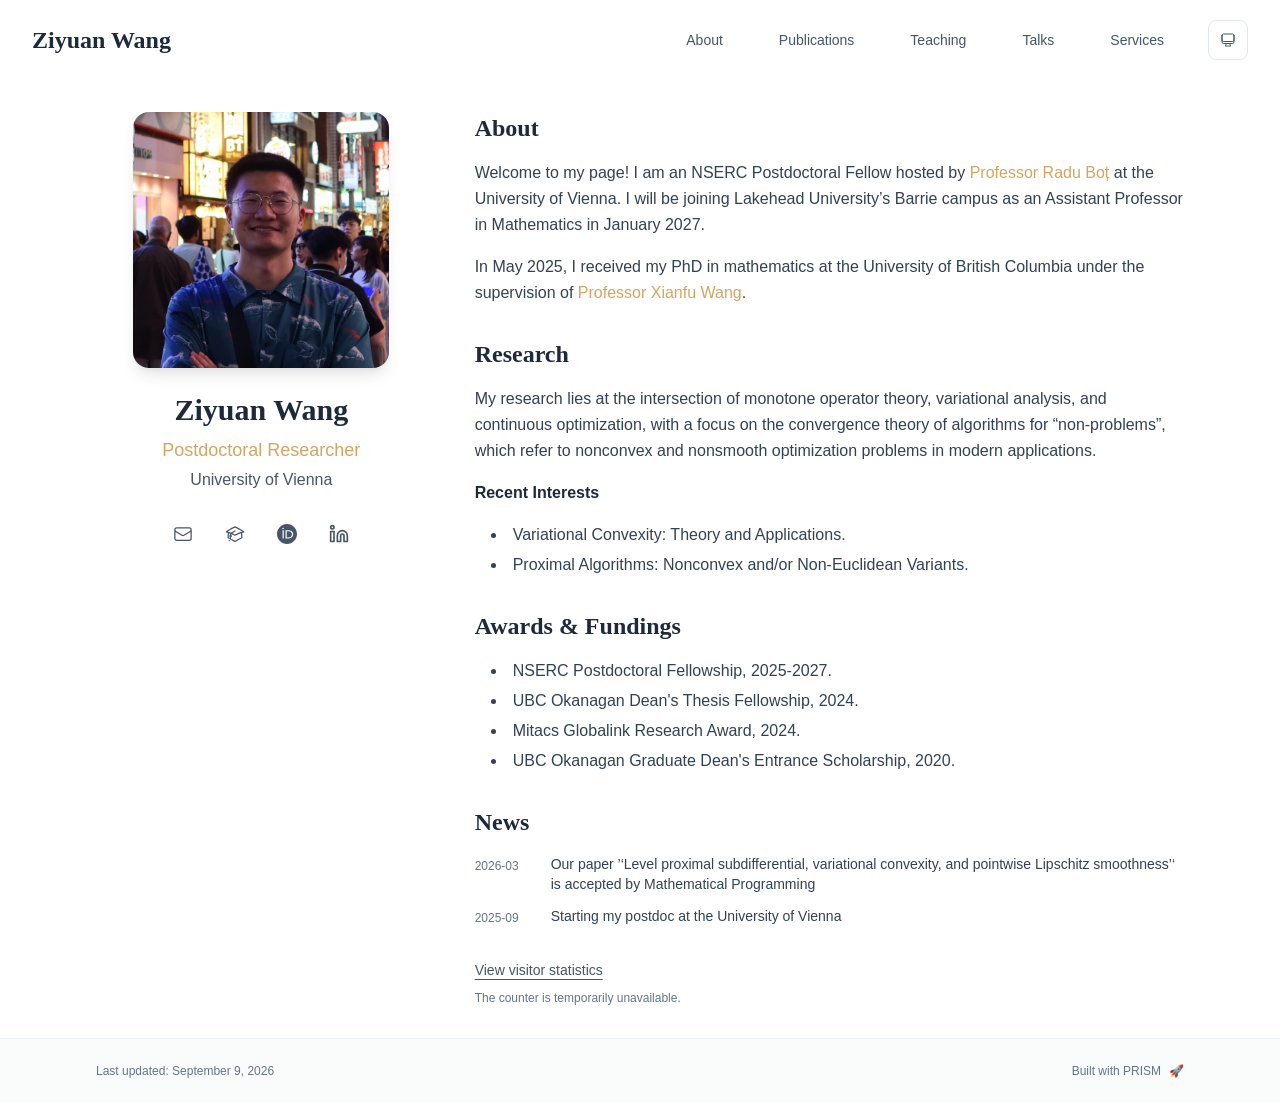
<file: index.html>
<!DOCTYPE html><html lang="en" class="scroll-smooth"><head><meta charSet="utf-8"/><meta name="viewport" content="width=device-width, initial-scale=1"/><link rel="preload" as="image" href="/bio.jpg"/><link rel="preload" as="image" href="https://s01.flagcounter.com/count2/yL9l/bg_FEFFFE/txt_475569/border_FEFFFE/columns_2/maxflags_10/viewers_0/labels_1/pageviews_1/flags_0/percent_0/" referrerPolicy="strict-origin-when-cross-origin"/><link rel="stylesheet" href="/_next/static/css/4b8d48b1dbe27253.css" data-precedence="next"/><link rel="preload" as="script" fetchPriority="low" href="/_next/static/chunks/webpack-679b75d1c4c2027c.js"/><script src="/_next/static/chunks/4bd1b696-70b6d399998de86a.js" async=""></script><script src="/_next/static/chunks/684-5aaa8290a129f299.js" async=""></script><script src="/_next/static/chunks/main-app-0807555b58602841.js" async=""></script><script src="/_next/static/chunks/17-9c04c9413a9f9f1f.js" async=""></script><script src="/_next/static/chunks/874-6cc630662f3664af.js" async=""></script><script src="/_next/static/chunks/862-15038af301665bb3.js" async=""></script><script src="/_next/static/chunks/app/layout-aedb9b777c884f7d.js" async=""></script><script src="/_next/static/chunks/178-595a94b9af1e67b5.js" async=""></script><script src="/_next/static/chunks/748-b0753eeaf12cb586.js" async=""></script><script src="/_next/static/chunks/app/page-01ccf9796776281f.js" async=""></script><link rel="dns-prefetch" href="https://google-fonts.jialeliu.com"/><link rel="preconnect" href="https://google-fonts.jialeliu.com" crossorigin=""/><link rel="preload" as="style" href="https://google-fonts.jialeliu.com/css2?family=Inter:wght@300;400;500;600;700&amp;family=Crimson+Text:ital,wght@0,400;0,600;1,400&amp;display=swap"/><link rel="icon" type="image/svg+xml"/><link rel="stylesheet" id="gfonts-css" href="https://google-fonts.jialeliu.com/css2?family=Inter:wght@300;400;500;600;700&amp;family=Crimson+Text:ital,wght@0,400;0,600;1,400&amp;display=swap" media="print"/><script>
              (function(){
                var l = document.getElementById('gfonts-css');
                if (!l) return;
                if (l.media !== 'all') {
                  l.addEventListener('load', function(){ try { l.media = 'all'; } catch(e){} });
                }
              })();
            </script><noscript><link rel="stylesheet" href="https://google-fonts.jialeliu.com/css2?family=Inter:wght@300;400;500;600;700&amp;family=Crimson+Text:ital,wght@0,400;0,600;1,400&amp;display=swap"/></noscript><script>
              try {
                const theme = localStorage.getItem('theme-storage');
                const parsed = theme ? JSON.parse(theme) : null;
                const setting = parsed?.state?.theme || 'system';
                const prefersDark = typeof window !== 'undefined' && window.matchMedia && window.matchMedia('(prefers-color-scheme: dark)').matches;
                const effective = setting === 'dark' ? 'dark' : (setting === 'light' ? 'light' : (prefersDark ? 'dark' : 'light'));
                var root = document.documentElement;
                root.classList.add(effective);
                root.setAttribute('data-theme', effective);
              } catch (e) {
                var root = document.documentElement;
                root.classList.add('light');
                root.setAttribute('data-theme', 'light');
              }
            </script><title>Ziyuan Wang</title><meta name="description" content="PhD student at the University of Example."/><meta name="author" content="Ziyuan Wang"/><meta name="keywords" content="Ziyuan Wang,PhD,Research,University of Vienna"/><meta name="creator" content="Ziyuan Wang"/><meta name="publisher" content="Ziyuan Wang"/><meta property="og:title" content="Ziyuan Wang"/><meta property="og:description" content="PhD student at the University of Example."/><meta property="og:site_name" content="Ziyuan Wang&#x27;s Academic Website"/><meta property="og:locale" content="en_US"/><meta property="og:type" content="website"/><meta name="twitter:card" content="summary"/><meta name="twitter:title" content="Ziyuan Wang"/><meta name="twitter:description" content="PhD student at the University of Example."/><script>document.querySelectorAll('body link[rel="icon"], body link[rel="apple-touch-icon"]').forEach(el => document.head.appendChild(el))</script><script src="/_next/static/chunks/polyfills-42372ed130431b0a.js" noModule=""></script></head><body class="font-sans antialiased"><div style="visibility:hidden"><nav class="fixed top-0 left-0 right-0 z-50" data-headlessui-state=""><div class="transition-all duration-300 ease-out bg-transparent" style="transform:translateY(-100px)"><div class="max-w-7xl mx-auto px-4 sm:px-6 lg:px-8"><div class="flex justify-between items-center h-16 lg:h-20"><div class="flex-shrink-0" tabindex="0"><a class="text-xl lg:text-2xl font-serif font-semibold text-primary hover:text-accent transition-colors duration-200" href="/">Ziyuan Wang</a></div><div class="hidden lg:block"><div class="ml-10 flex items-center space-x-8"><div class="flex items-baseline space-x-8"><a class="relative px-3 py-2 text-sm font-medium transition-all duration-200 rounded hover:bg-accent/10 hover:shadow-sm text-primary" href="/"><span class="relative z-10">About</span><div class="absolute inset-0 bg-accent/10 rounded-lg"></div></a><a class="relative px-3 py-2 text-sm font-medium transition-all duration-200 rounded hover:bg-accent/10 hover:shadow-sm text-neutral-600 hover:text-primary" href="/publications/"><span class="relative z-10">Publications</span></a><a class="relative px-3 py-2 text-sm font-medium transition-all duration-200 rounded hover:bg-accent/10 hover:shadow-sm text-neutral-600 hover:text-primary" href="/teaching/"><span class="relative z-10">Teaching</span></a><a class="relative px-3 py-2 text-sm font-medium transition-all duration-200 rounded hover:bg-accent/10 hover:shadow-sm text-neutral-600 hover:text-primary" href="/talks/"><span class="relative z-10">Talks</span></a><a class="relative px-3 py-2 text-sm font-medium transition-all duration-200 rounded hover:bg-accent/10 hover:shadow-sm text-neutral-600 hover:text-primary" href="/services/"><span class="relative z-10">Services</span></a></div><div class="flex items-center justify-center w-10 h-10 rounded-lg border border-neutral-200 dark:border-[rgba(148,163,184,0.24)] bg-background dark:bg-neutral-800"><div class="w-4 h-4 rounded-full bg-neutral-300 animate-pulse"></div></div></div></div><div class="lg:hidden flex items-center space-x-2"><div class="flex items-center justify-center w-10 h-10 rounded-lg border border-neutral-200 dark:border-[rgba(148,163,184,0.24)] bg-background dark:bg-neutral-800"><div class="w-4 h-4 rounded-full bg-neutral-300 animate-pulse"></div></div><button class="inline-flex items-center justify-center p-2 rounded-md text-neutral-600 hover:text-primary hover:bg-neutral-100 dark:hover:bg-neutral-800 focus:outline-none focus:ring-2 focus:ring-inset focus:ring-accent transition-colors duration-200" id="headlessui-disclosure-button-«R5pdb»" type="button" aria-expanded="false" data-headlessui-state=""><span class="sr-only">Open main menu</span><div><svg xmlns="http://www.w3.org/2000/svg" fill="none" viewBox="0 0 24 24" stroke-width="1.5" stroke="currentColor" aria-hidden="true" data-slot="icon" class="block h-6 w-6"><path stroke-linecap="round" stroke-linejoin="round" d="M3.75 6.75h16.5M3.75 12h16.5m-16.5 5.25h16.5"></path></svg></div></button></div></div></div></div></nav><main class="min-h-screen pt-16 lg:pt-20"><div class="max-w-6xl mx-auto px-4 sm:px-6 lg:px-8 py-8 bg-background min-h-screen"><div class="grid grid-cols-1 lg:grid-cols-3 gap-12"><div class="lg:col-span-1"><div class="sticky top-8" style="opacity:0;transform:translateY(20px)"><div class="w-64 h-64 mx-auto mb-6 rounded-2xl overflow-hidden shadow-lg hover:shadow-xl transition-all duration-200 hover:scale-105"><img alt="Ziyuan Wang" width="256" height="256" decoding="async" data-nimg="1" class="w-full h-full object-cover object-[32%_center]" style="color:transparent" src="/bio.jpg"/></div><div class="text-center mb-6"><h1 class="text-3xl font-serif font-bold text-primary mb-2">Ziyuan Wang</h1><p class="text-lg text-accent font-medium mb-1">Postdoctoral Researcher</p><p class="text-neutral-600 mb-2">University of Vienna</p></div><div class="flex flex-wrap justify-center gap-3 sm:gap-4 mb-6 relative px-2"><div class="relative"><button class="p-2 sm:p-2 transition-colors duration-200 text-neutral-600 dark:text-neutral-400 hover:text-accent" aria-label="Email"><svg xmlns="http://www.w3.org/2000/svg" fill="none" viewBox="0 0 24 24" stroke-width="1.5" stroke="currentColor" aria-hidden="true" data-slot="icon" class="h-5 w-5"><path stroke-linecap="round" stroke-linejoin="round" d="M21.75 6.75v10.5a2.25 2.25 0 0 1-2.25 2.25h-15a2.25 2.25 0 0 1-2.25-2.25V6.75m19.5 0A2.25 2.25 0 0 0 19.5 4.5h-15a2.25 2.25 0 0 0-2.25 2.25m19.5 0v.243a2.25 2.25 0 0 1-1.07 1.916l-7.5 4.615a2.25 2.25 0 0 1-2.36 0L3.32 8.91a2.25 2.25 0 0 1-1.07-1.916V6.75"></path></svg></button></div><a href="https://scholar.google.ca/citations?user=2fqE3-cAAAAJ&amp;hl=en" target="_blank" rel="noopener noreferrer" class="p-2 sm:p-2 text-neutral-600 dark:text-neutral-400 hover:text-accent transition-colors duration-200" aria-label="Google Scholar"><svg xmlns="http://www.w3.org/2000/svg" fill="none" viewBox="0 0 24 24" stroke-width="1.5" stroke="currentColor" aria-hidden="true" data-slot="icon" class="h-5 w-5"><path stroke-linecap="round" stroke-linejoin="round" d="M4.26 10.147a60.438 60.438 0 0 0-.491 6.347A48.62 48.62 0 0 1 12 20.904a48.62 48.62 0 0 1 8.232-4.41 60.46 60.46 0 0 0-.491-6.347m-15.482 0a50.636 50.636 0 0 0-2.658-.813A59.906 59.906 0 0 1 12 3.493a59.903 59.903 0 0 1 10.399 5.84c-.896.248-1.783.52-2.658.814m-15.482 0A50.717 50.717 0 0 1 12 13.489a50.702 50.702 0 0 1 7.74-3.342M6.75 15a.75.75 0 1 0 0-1.5.75.75 0 0 0 0 1.5Zm0 0v-3.675A55.378 55.378 0 0 1 12 8.443m-7.007 11.55A5.981 5.981 0 0 0 6.75 15.75v-1.5"></path></svg></a><a href="https://orcid.org/0000-0001-6111-9425" target="_blank" rel="noopener noreferrer" class="p-2 sm:p-2 text-neutral-600 dark:text-neutral-400 hover:text-accent transition-colors duration-200" aria-label="ORCID"><svg viewBox="0 0 24 24" fill="currentColor" class="h-5 w-5" xmlns="http://www.w3.org/2000/svg"><path d="M12 0C5.372 0 0 5.372 0 12s5.372 12 12 12 12-5.372 12-12S18.628 0 12 0zM7.369 4.378c.525 0 .947.431.947.947s-.422.947-.947.947a.95.95 0 0 1-.947-.947c0-.525.422-.947.947-.947zm-.722 3.038h1.444v10.041H6.647V7.416zm3.562 0h3.9c3.712 0 5.344 2.653 5.344 5.025 0 2.578-2.016 5.025-5.325 5.025h-3.919V7.416zm1.444 1.303v7.444h2.297c3.272 0 4.022-2.484 4.022-3.722 0-2.016-1.284-3.722-4.097-3.722h-2.222z"></path></svg></a><a href="https://www.linkedin.com/in/ziyuan-wang-8b96aa1b9/" target="_blank" rel="noopener noreferrer" class="p-2 sm:p-2 text-neutral-600 dark:text-neutral-400 hover:text-accent transition-colors duration-200" aria-label="LinkedIn"><svg xmlns="http://www.w3.org/2000/svg" width="24" height="24" viewBox="0 0 24 24" fill="none" stroke="currentColor" stroke-width="2" stroke-linecap="round" stroke-linejoin="round" class="lucide lucide-linkedin h-5 w-5" aria-hidden="true"><path d="M16 8a6 6 0 0 1 6 6v7h-4v-7a2 2 0 0 0-2-2 2 2 0 0 0-2 2v7h-4v-7a6 6 0 0 1 6-6z"></path><rect width="4" height="12" x="2" y="9"></rect><circle cx="4" cy="4" r="2"></circle></svg></a></div></div></div><div class="lg:col-span-2 space-y-8"><section id="about" class="scroll-mt-24 space-y-8"><section style="opacity:0;transform:translateY(20px)"><h2 class="text-2xl font-serif font-bold text-primary mb-4">About</h2><div class="text-neutral-700 dark:text-neutral-600 leading-relaxed"><p class="mb-4 last:mb-0">Welcome to my page! I am an NSERC Postdoctoral Fellow hosted by <a href="https://www.mat.univie.ac.at/~rabot/index.html" node="[object Object]" target="_blank" rel="noopener noreferrer" class="text-accent font-medium transition-all duration-200 rounded hover:bg-accent/10 hover:shadow-sm">Professor Radu Boț</a> at the University of Vienna. I will be joining Lakehead University’s Barrie campus as an Assistant Professor in Mathematics in January 2027.</p>
<p class="mb-4 last:mb-0">In May 2025, I received my PhD in mathematics at the University of British Columbia under the supervision of <a href="https://cmps.ok.ubc.ca/about/contact/shawn-xianfu-wang/" node="[object Object]" target="_blank" rel="noopener noreferrer" class="text-accent font-medium transition-all duration-200 rounded hover:bg-accent/10 hover:shadow-sm">Professor Xianfu Wang</a>.</p></div></section><section style="opacity:0;transform:translateY(20px)"><h2 class="text-2xl font-serif font-bold text-primary mb-4">Research</h2><div class="text-neutral-700 dark:text-neutral-600 leading-relaxed"><p class="mb-4 last:mb-0">My research lies at the intersection of monotone operator theory, variational analysis, and continuous optimization, with a focus on the convergence theory of algorithms for “non-problems”, which refer to nonconvex and nonsmooth optimization problems in modern applications.</p>
<p class="mb-4 last:mb-0"><strong class="font-semibold text-primary">Recent Interests</strong></p>
<ul class="list-disc list-inside mb-4 space-y-1 ml-4">
<li class="mb-1">Variational Convexity: Theory and Applications.</li>
<li class="mb-1">Proximal Algorithms: Nonconvex and/or Non-Euclidean Variants.</li>
</ul></div></section><section style="opacity:0;transform:translateY(20px)"><h2 class="text-2xl font-serif font-bold text-primary mb-4">Awards &amp; Fundings</h2><div class="text-neutral-700 dark:text-neutral-600 leading-relaxed"><ul class="list-disc list-inside mb-4 space-y-1 ml-4">
<li class="mb-1">NSERC Postdoctoral Fellowship, 2025-2027.</li>
<li class="mb-1">UBC Okanagan Dean&#x27;s Thesis Fellowship, 2024.</li>
<li class="mb-1">Mitacs Globalink Research Award, 2024.</li>
<li class="mb-1">UBC Okanagan Graduate Dean&#x27;s Entrance Scholarship, 2020.</li>
</ul></div></section><section style="opacity:0;transform:translateY(20px)"><h2 class="text-2xl font-serif font-bold text-primary mb-4">News</h2><div class="space-y-3"><div class="flex items-start space-x-3"><span class="text-xs text-neutral-500 mt-1 w-16 flex-shrink-0">2026-03</span><p class="text-sm text-neutral-700">Our paper ’‘Level proximal subdifferential, variational convexity, and pointwise Lipschitz smoothness’‘ is accepted by Mathematical Programming</p></div><div class="flex items-start space-x-3"><span class="text-xs text-neutral-500 mt-1 w-16 flex-shrink-0">2025-09</span><p class="text-sm text-neutral-700">Starting my postdoc at the University of Vienna</p></div></div></section><section id="visitor-statistics-heading" aria-label="Visitor statistics" class="scroll-mt-24"><a href="https://info.flagcounter.com/yL9l" target="_blank" rel="noopener noreferrer" class="inline-block max-w-full" aria-label="Visitor counts by country and page views. Open detailed statistics in a new tab."><img src="https://s01.flagcounter.com/count2/yL9l/bg_FEFFFE/txt_475569/border_FEFFFE/columns_2/maxflags_10/viewers_0/labels_1/pageviews_1/flags_0/percent_0/" alt="Visitor counts by country, identified by flags and country codes, and total page views" class="max-w-full h-auto rounded-sm" loading="eager" referrerPolicy="strict-origin-when-cross-origin"/></a><p class="mt-2 text-xs text-neutral-500">Approximate locations by country.</p></section></section></div></div></div><!--$--><!--/$--><!--$--><!--/$--></main><footer class="border-t border-neutral-200/50 bg-neutral-50/50 dark:bg-neutral-900/50 dark:border-neutral-700/50"><div class="max-w-6xl mx-auto px-4 sm:px-6 lg:px-8 py-6"><div class="flex flex-col sm:flex-row justify-between items-center gap-2"><p class="text-xs text-neutral-500">Last updated: <!-- -->September 9, 2026</p><p class="text-xs text-neutral-500 flex items-center"><a href="https://github.com/xyjoey/PRISM" target="_blank" rel="noopener noreferrer">Built with PRISM</a><span class="ml-2">🚀</span></p></div></div></footer></div><script src="/_next/static/chunks/webpack-679b75d1c4c2027c.js" async=""></script><script>(self.__next_f=self.__next_f||[]).push([0])</script><script>self.__next_f.push([1,"1:\"$Sreact.fragment\"\n2:I[3719,[\"17\",\"static/chunks/17-9c04c9413a9f9f1f.js\",\"874\",\"static/chunks/874-6cc630662f3664af.js\",\"862\",\"static/chunks/862-15038af301665bb3.js\",\"177\",\"static/chunks/app/layout-aedb9b777c884f7d.js\"],\"ThemeProvider\"]\n3:I[768,[\"17\",\"static/chunks/17-9c04c9413a9f9f1f.js\",\"874\",\"static/chunks/874-6cc630662f3664af.js\",\"862\",\"static/chunks/862-15038af301665bb3.js\",\"177\",\"static/chunks/app/layout-aedb9b777c884f7d.js\"],\"default\"]\n4:I[7555,[],\"\"]\n5:I[1295,[],\"\"]\n6:I[2548,[\"17\",\"static/chunks/17-9c04c9413a9f9f1f.js\",\"874\",\"static/chunks/874-6cc630662f3664af.js\",\"862\",\"static/chunks/862-15038af301665bb3.js\",\"177\",\"static/chunks/app/layout-aedb9b777c884f7d.js\"],\"default\"]\n7:I[7437,[\"17\",\"static/chunks/17-9c04c9413a9f9f1f.js\",\"178\",\"static/chunks/178-595a94b9af1e67b5.js\",\"874\",\"static/chunks/874-6cc630662f3664af.js\",\"748\",\"static/chunks/748-b0753eeaf12cb586.js\",\"974\",\"static/chunks/app/page-01ccf9796776281f.js\"],\"default\"]\n8:I[9507,[\"17\",\"static/chunks/17-9c04c9413a9f9f1f.js\",\"178\",\"static/chunks/178-595a94b9af1e67b5.js\",\"874\",\"static/chunks/874-6cc630662f3664af.js\",\"748\",\"static/chunks/748-b0753eeaf12cb586.js\",\"974\",\"static/chunks/app/page-01ccf9796776281f.js\"],\"default\"]\n9:I[1990,[\"17\",\"static/chunks/17-9c04c9413a9f9f1f.js\",\"178\",\"static/chunks/178-595a94b9af1e67b5.js\",\"874\",\"static/chunks/874-6cc630662f3664af.js\",\"748\",\"static/chunks/748-b0753eeaf12cb586.js\",\"974\",\"static/chunks/app/page-01ccf9796776281f.js\"],\"default\"]\na:I[3286,[\"17\",\"static/chunks/17-9c04c9413a9f9f1f.js\",\"178\",\"static/chunks/178-595a94b9af1e67b5.js\",\"874\",\"static/chunks/874-6cc630662f3664af.js\",\"748\",\"static/chunks/748-b0753eeaf12cb586.js\",\"974\",\"static/chunks/app/page-01ccf9796776281f.js\"],\"default\"]\nb:I[9665,[],\"MetadataBoundary\"]\nd:I[9665,[],\"OutletBoundary\"]\n10:I[4911,[],\"AsyncMetadataOutlet\"]\n12:I[9665,[],\"ViewportBoundary\"]\n14:I[6614,[],\"\"]\n:HL[\"/_next/static/css/4b8d48b1dbe27253.css\",\"style\"]\n"])</script><script>self.__next_f.push([1,"0:{\"P\":null,\"b\":\"pW8QUeHXeNxl04KZJn_ID\",\"p\":\"\",\"c\":[\"\",\"\"],\"i\":false,\"f\":[[[\"\",{\"children\":[\"__PAGE__\",{}]},\"$undefined\",\"$undefined\",true],[\"\",[\"$\",\"$1\",\"c\",{\"children\":[[[\"$\",\"link\",\"0\",{\"rel\":\"stylesheet\",\"href\":\"/_next/static/css/4b8d48b1dbe27253.css\",\"precedence\":\"next\",\"crossOrigin\":\"$undefined\",\"nonce\":\"$undefined\"}]],[\"$\",\"html\",null,{\"lang\":\"en\",\"className\":\"scroll-smooth\",\"suppressHydrationWarning\":true,\"children\":[[\"$\",\"head\",null,{\"children\":[[\"$\",\"link\",null,{\"rel\":\"icon\",\"href\":\"$undefined\",\"type\":\"image/svg+xml\"}],[\"$\",\"link\",null,{\"rel\":\"dns-prefetch\",\"href\":\"https://google-fonts.jialeliu.com\"}],[\"$\",\"link\",null,{\"rel\":\"preconnect\",\"href\":\"https://google-fonts.jialeliu.com\",\"crossOrigin\":\"\"}],[\"$\",\"link\",null,{\"rel\":\"preload\",\"as\":\"style\",\"href\":\"https://google-fonts.jialeliu.com/css2?family=Inter:wght@300;400;500;600;700\u0026family=Crimson+Text:ital,wght@0,400;0,600;1,400\u0026display=swap\"}],[\"$\",\"link\",null,{\"rel\":\"stylesheet\",\"id\":\"gfonts-css\",\"href\":\"https://google-fonts.jialeliu.com/css2?family=Inter:wght@300;400;500;600;700\u0026family=Crimson+Text:ital,wght@0,400;0,600;1,400\u0026display=swap\",\"media\":\"print\"}],[\"$\",\"script\",null,{\"dangerouslySetInnerHTML\":{\"__html\":\"\\n              (function(){\\n                var l = document.getElementById('gfonts-css');\\n                if (!l) return;\\n                if (l.media !== 'all') {\\n                  l.addEventListener('load', function(){ try { l.media = 'all'; } catch(e){} });\\n                }\\n              })();\\n            \"}}],[\"$\",\"noscript\",null,{\"children\":[\"$\",\"link\",null,{\"rel\":\"stylesheet\",\"href\":\"https://google-fonts.jialeliu.com/css2?family=Inter:wght@300;400;500;600;700\u0026family=Crimson+Text:ital,wght@0,400;0,600;1,400\u0026display=swap\"}]}],[\"$\",\"script\",null,{\"dangerouslySetInnerHTML\":{\"__html\":\"\\n              try {\\n                const theme = localStorage.getItem('theme-storage');\\n                const parsed = theme ? JSON.parse(theme) : null;\\n                const setting = parsed?.state?.theme || 'system';\\n                const prefersDark = typeof window !== 'undefined' \u0026\u0026 window.matchMedia \u0026\u0026 window.matchMedia('(prefers-color-scheme: dark)').matches;\\n                const effective = setting === 'dark' ? 'dark' : (setting === 'light' ? 'light' : (prefersDark ? 'dark' : 'light'));\\n                var root = document.documentElement;\\n                root.classList.add(effective);\\n                root.setAttribute('data-theme', effective);\\n              } catch (e) {\\n                var root = document.documentElement;\\n                root.classList.add('light');\\n                root.setAttribute('data-theme', 'light');\\n              }\\n            \"}}]]}],[\"$\",\"body\",null,{\"className\":\"font-sans antialiased\",\"children\":[\"$\",\"$L2\",null,{\"children\":[[\"$\",\"$L3\",null,{\"items\":[{\"title\":\"About\",\"type\":\"page\",\"target\":\"about\",\"href\":\"/\"},{\"title\":\"Publications\",\"type\":\"page\",\"target\":\"publications\",\"href\":\"/publications\"},{\"title\":\"Teaching\",\"type\":\"page\",\"target\":\"teaching\",\"href\":\"/teaching\"},{\"title\":\"Talks\",\"type\":\"page\",\"target\":\"talks\",\"href\":\"/talks\"},{\"title\":\"Services\",\"type\":\"page\",\"target\":\"services\",\"href\":\"/services\"}],\"siteTitle\":\"Ziyuan Wang\",\"enableOnePageMode\":false}],[\"$\",\"main\",null,{\"className\":\"min-h-screen pt-16 lg:pt-20\",\"children\":[\"$\",\"$L4\",null,{\"parallelRouterKey\":\"children\",\"error\":\"$undefined\",\"errorStyles\":\"$undefined\",\"errorScripts\":\"$undefined\",\"template\":[\"$\",\"$L5\",null,{}],\"templateStyles\":\"$undefined\",\"templateScripts\":\"$undefined\",\"notFound\":[[[\"$\",\"title\",null,{\"children\":\"404: This page could not be found.\"}],[\"$\",\"div\",null,{\"style\":{\"fontFamily\":\"system-ui,\\\"Segoe UI\\\",Roboto,Helvetica,Arial,sans-serif,\\\"Apple Color Emoji\\\",\\\"Segoe UI Emoji\\\"\",\"height\":\"100vh\",\"textAlign\":\"center\",\"display\":\"flex\",\"flexDirection\":\"column\",\"alignItems\":\"center\",\"justifyContent\":\"center\"},\"children\":[\"$\",\"div\",null,{\"children\":[[\"$\",\"style\",null,{\"dangerouslySetInnerHTML\":{\"__html\":\"body{color:#000;background:#fff;margin:0}.next-error-h1{border-right:1px solid rgba(0,0,0,.3)}@media (prefers-color-scheme:dark){body{color:#fff;background:#000}.next-error-h1{border-right:1px solid rgba(255,255,255,.3)}}\"}}],[\"$\",\"h1\",null,{\"className\":\"next-error-h1\",\"style\":{\"display\":\"inline-block\",\"margin\":\"0 20px 0 0\",\"padding\":\"0 23px 0 0\",\"fontSize\":24,\"fontWeight\":500,\"verticalAlign\":\"top\",\"lineHeight\":\"49px\"},\"children\":404}],[\"$\",\"div\",null,{\"style\":{\"display\":\"inline-block\"},\"children\":[\"$\",\"h2\",null,{\"style\":{\"fontSize\":14,\"fontWeight\":400,\"lineHeight\":\"49px\",\"margin\":0},\"children\":\"This page could not be found.\"}]}]]}]}]],[]],\"forbidden\":\"$undefined\",\"unauthorized\":\"$undefined\"}]}],[\"$\",\"$L6\",null,{\"lastUpdated\":\"September 9, 2026\"}]]}]}]]}]]}],{\"children\":[\"__PAGE__\",[\"$\",\"$1\",\"c\",{\"children\":[[\"$\",\"div\",null,{\"className\":\"max-w-6xl mx-auto px-4 sm:px-6 lg:px-8 py-8 bg-background min-h-screen\",\"children\":[\"$\",\"div\",null,{\"className\":\"grid grid-cols-1 lg:grid-cols-3 gap-12\",\"children\":[[\"$\",\"div\",null,{\"className\":\"lg:col-span-1\",\"children\":[\"$\",\"$L7\",null,{\"author\":{\"name\":\"Ziyuan Wang\",\"title\":\"Postdoctoral Researcher\",\"institution\":\"University of Vienna\",\"avatar\":\"/bio.jpg\"},\"social\":{\"email\":\"ziyuan.wang96@outlook.com\",\"google_scholar\":\"https://scholar.google.ca/citations?user=2fqE3-cAAAAJ\u0026hl=en\",\"orcid\":\"https://orcid.org/0000-0001-6111-9425\",\"linkedin\":\"https://www.linkedin.com/in/ziyuan-wang-8b96aa1b9/\"},\"features\":{\"enable_likes\":false,\"enable_one_page_mode\":false},\"researchInterests\":\"$undefined\"}]}],[\"$\",\"div\",null,{\"className\":\"lg:col-span-2 space-y-8\",\"children\":[[\"$\",\"section\",\"about\",{\"id\":\"about\",\"className\":\"scroll-mt-24 space-y-8\",\"children\":[[[\"$\",\"$L8\",\"about\",{\"content\":\"Welcome to my page! I am an NSERC Postdoctoral Fellow hosted by [Professor Radu Boț](https://www.mat.univie.ac.at/~rabot/index.html) at the University of Vienna. I will be joining Lakehead University’s Barrie campus as an Assistant Professor in Mathematics in January 2027.\\n\\nIn May 2025, I received my PhD in mathematics at the University of British Columbia under the supervision of [Professor Xianfu Wang](https://cmps.ok.ubc.ca/about/contact/shawn-xianfu-wang/). \\n\",\"title\":\"About\"}],[\"$\",\"$L8\",\"research\",{\"content\":\"My research lies at the intersection of monotone operator theory, variational analysis, and continuous optimization, with a focus on the convergence theory of algorithms for “non-problems”, which refer to nonconvex and nonsmooth optimization problems in modern applications.\\n\\n**Recent Interests**\\n- Variational Convexity: Theory and Applications.\\n- Proximal Algorithms: Nonconvex and/or Non-Euclidean Variants.\\n\",\"title\":\"Research\"}],[\"$\",\"$L8\",\"awards\",{\"content\":\"- NSERC Postdoctoral Fellowship, 2025-2027.\\n- UBC Okanagan Dean's Thesis Fellowship, 2024.\\n- Mitacs Globalink Research Award, 2024.\\n- UBC Okanagan Graduate Dean's Entrance Scholarship, 2020.\",\"title\":\"Awards \u0026 Fundings\"}],[\"$\",\"$1\",\"news\",{\"children\":[[\"$\",\"$L9\",null,{\"items\":[{\"date\":\"2026-03\",\"content\":\"Our paper ’‘Level proximal subdifferential, variational convexity, and pointwise Lipschitz smoothness’‘ is accepted by Mathematical Programming\"},{\"date\":\"2025-09\",\"content\":\"Starting my postdoc at the University of Vienna\"}],\"title\":\"News\"}],[\"$\",\"$La\",\"https://s01.flagcounter.com/count2/yL9l/bg_FEFFFE/txt_475569/border_FEFFFE/columns_2/maxflags_10/viewers_0/labels_1/pageviews_1/flags_0/percent_0/\",{\"imageUrl\":\"https://s01.flagcounter.com/count2/yL9l/bg_FEFFFE/txt_475569/border_FEFFFE/columns_2/maxflags_10/viewers_0/labels_1/pageviews_1/flags_0/percent_0/\",\"statisticsUrl\":\"https://info.flagcounter.com/yL9l\"}]]}]],false,false,false]}]]}]]}]}],[\"$\",\"$Lb\",null,{\"children\":\"$Lc\"}],null,[\"$\",\"$Ld\",null,{\"children\":[\"$Le\",\"$Lf\",[\"$\",\"$L10\",null,{\"promise\":\"$@11\"}]]}]]}],{},null,false]},null,false],[\"$\",\"$1\",\"h\",{\"children\":[null,[\"$\",\"$1\",\"lUeUT3MPyyxfADWRg3N2p\",{\"children\":[[\"$\",\"$L12\",null,{\"children\":\"$L13\"}],null]}],null]}],false]],\"m\":\"$undefined\",\"G\":[\"$14\",\"$undefined\"],\"s\":false,\"S\":true}\n"])</script><script>self.__next_f.push([1,"15:\"$Sreact.suspense\"\n16:I[4911,[],\"AsyncMetadata\"]\nc:[\"$\",\"$15\",null,{\"fallback\":null,\"children\":[\"$\",\"$L16\",null,{\"promise\":\"$@17\"}]}]\n"])</script><script>self.__next_f.push([1,"f:null\n"])</script><script>self.__next_f.push([1,"13:[[\"$\",\"meta\",\"0\",{\"charSet\":\"utf-8\"}],[\"$\",\"meta\",\"1\",{\"name\":\"viewport\",\"content\":\"width=device-width, initial-scale=1\"}]]\ne:null\n"])</script><script>self.__next_f.push([1,"17:{\"metadata\":[[\"$\",\"title\",\"0\",{\"children\":\"Ziyuan Wang\"}],[\"$\",\"meta\",\"1\",{\"name\":\"description\",\"content\":\"PhD student at the University of Example.\"}],[\"$\",\"meta\",\"2\",{\"name\":\"author\",\"content\":\"Ziyuan Wang\"}],[\"$\",\"meta\",\"3\",{\"name\":\"keywords\",\"content\":\"Ziyuan Wang,PhD,Research,University of Vienna\"}],[\"$\",\"meta\",\"4\",{\"name\":\"creator\",\"content\":\"Ziyuan Wang\"}],[\"$\",\"meta\",\"5\",{\"name\":\"publisher\",\"content\":\"Ziyuan Wang\"}],[\"$\",\"meta\",\"6\",{\"property\":\"og:title\",\"content\":\"Ziyuan Wang\"}],[\"$\",\"meta\",\"7\",{\"property\":\"og:description\",\"content\":\"PhD student at the University of Example.\"}],[\"$\",\"meta\",\"8\",{\"property\":\"og:site_name\",\"content\":\"Ziyuan Wang's Academic Website\"}],[\"$\",\"meta\",\"9\",{\"property\":\"og:locale\",\"content\":\"en_US\"}],[\"$\",\"meta\",\"10\",{\"property\":\"og:type\",\"content\":\"website\"}],[\"$\",\"meta\",\"11\",{\"name\":\"twitter:card\",\"content\":\"summary\"}],[\"$\",\"meta\",\"12\",{\"name\":\"twitter:title\",\"content\":\"Ziyuan Wang\"}],[\"$\",\"meta\",\"13\",{\"name\":\"twitter:description\",\"content\":\"PhD student at the University of Example.\"}]],\"error\":null,\"digest\":\"$undefined\"}\n11:{\"metadata\":\"$17:metadata\",\"error\":null,\"digest\":\"$undefined\"}\n"])</script></body></html>
</file>
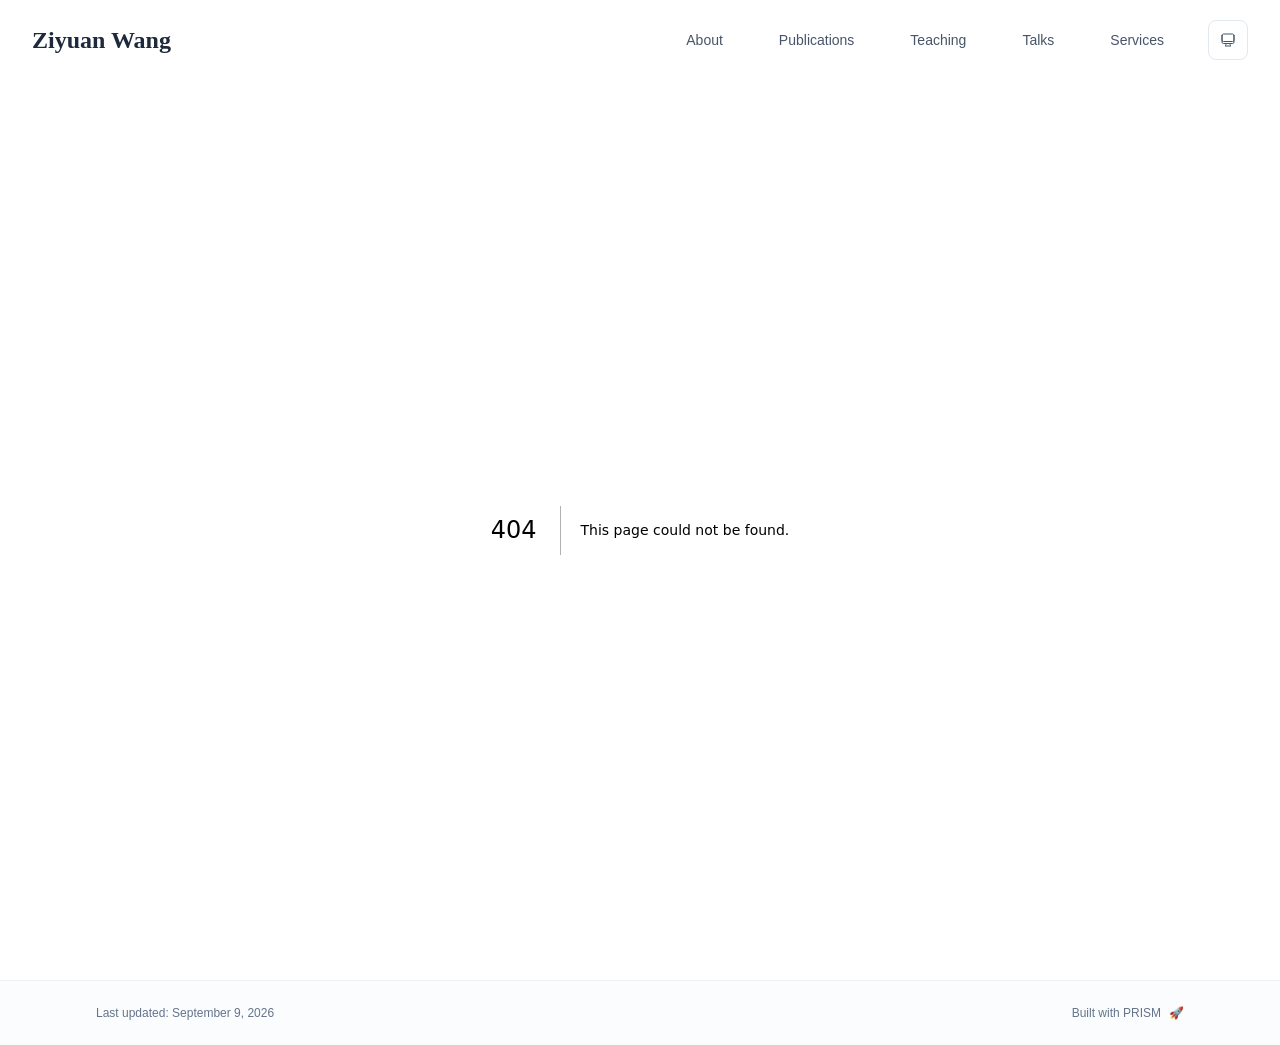
<file: 404/index.html>
<!DOCTYPE html><html lang="en" class="scroll-smooth"><head><meta charSet="utf-8"/><meta name="viewport" content="width=device-width, initial-scale=1"/><link rel="stylesheet" href="/_next/static/css/4b8d48b1dbe27253.css" data-precedence="next"/><link rel="preload" as="script" fetchPriority="low" href="/_next/static/chunks/webpack-679b75d1c4c2027c.js"/><script src="/_next/static/chunks/4bd1b696-70b6d399998de86a.js" async=""></script><script src="/_next/static/chunks/684-5aaa8290a129f299.js" async=""></script><script src="/_next/static/chunks/main-app-0807555b58602841.js" async=""></script><script src="/_next/static/chunks/17-9c04c9413a9f9f1f.js" async=""></script><script src="/_next/static/chunks/874-6cc630662f3664af.js" async=""></script><script src="/_next/static/chunks/862-15038af301665bb3.js" async=""></script><script src="/_next/static/chunks/app/layout-aedb9b777c884f7d.js" async=""></script><meta name="robots" content="noindex"/><title>404: This page could not be found.</title><link rel="dns-prefetch" href="https://google-fonts.jialeliu.com"/><link rel="preconnect" href="https://google-fonts.jialeliu.com" crossorigin=""/><link rel="preload" as="style" href="https://google-fonts.jialeliu.com/css2?family=Inter:wght@300;400;500;600;700&amp;family=Crimson+Text:ital,wght@0,400;0,600;1,400&amp;display=swap"/><link rel="icon" type="image/svg+xml"/><link rel="stylesheet" id="gfonts-css" href="https://google-fonts.jialeliu.com/css2?family=Inter:wght@300;400;500;600;700&amp;family=Crimson+Text:ital,wght@0,400;0,600;1,400&amp;display=swap" media="print"/><script>
              (function(){
                var l = document.getElementById('gfonts-css');
                if (!l) return;
                if (l.media !== 'all') {
                  l.addEventListener('load', function(){ try { l.media = 'all'; } catch(e){} });
                }
              })();
            </script><noscript><link rel="stylesheet" href="https://google-fonts.jialeliu.com/css2?family=Inter:wght@300;400;500;600;700&amp;family=Crimson+Text:ital,wght@0,400;0,600;1,400&amp;display=swap"/></noscript><script>
              try {
                const theme = localStorage.getItem('theme-storage');
                const parsed = theme ? JSON.parse(theme) : null;
                const setting = parsed?.state?.theme || 'system';
                const prefersDark = typeof window !== 'undefined' && window.matchMedia && window.matchMedia('(prefers-color-scheme: dark)').matches;
                const effective = setting === 'dark' ? 'dark' : (setting === 'light' ? 'light' : (prefersDark ? 'dark' : 'light'));
                var root = document.documentElement;
                root.classList.add(effective);
                root.setAttribute('data-theme', effective);
              } catch (e) {
                var root = document.documentElement;
                root.classList.add('light');
                root.setAttribute('data-theme', 'light');
              }
            </script><title>Ziyuan Wang</title><meta name="description" content="PhD student at the University of Example."/><meta name="author" content="Ziyuan Wang"/><meta name="keywords" content="Ziyuan Wang,PhD,Research,University of Vienna"/><meta name="creator" content="Ziyuan Wang"/><meta name="publisher" content="Ziyuan Wang"/><meta property="og:title" content="Ziyuan Wang"/><meta property="og:description" content="PhD student at the University of Example."/><meta property="og:site_name" content="Ziyuan Wang&#x27;s Academic Website"/><meta property="og:locale" content="en_US"/><meta property="og:type" content="website"/><meta name="twitter:card" content="summary"/><meta name="twitter:title" content="Ziyuan Wang"/><meta name="twitter:description" content="PhD student at the University of Example."/><script>document.querySelectorAll('body link[rel="icon"], body link[rel="apple-touch-icon"]').forEach(el => document.head.appendChild(el))</script><script src="/_next/static/chunks/polyfills-42372ed130431b0a.js" noModule=""></script></head><body class="font-sans antialiased"><div style="visibility:hidden"><nav class="fixed top-0 left-0 right-0 z-50" data-headlessui-state=""><div class="transition-all duration-300 ease-out bg-transparent" style="transform:translateY(-100px)"><div class="max-w-7xl mx-auto px-4 sm:px-6 lg:px-8"><div class="flex justify-between items-center h-16 lg:h-20"><div class="flex-shrink-0" tabindex="0"><a class="text-xl lg:text-2xl font-serif font-semibold text-primary hover:text-accent transition-colors duration-200" href="/">Ziyuan Wang</a></div><div class="hidden lg:block"><div class="ml-10 flex items-center space-x-8"><div class="flex items-baseline space-x-8"><a class="relative px-3 py-2 text-sm font-medium transition-all duration-200 rounded hover:bg-accent/10 hover:shadow-sm text-neutral-600 hover:text-primary" href="/"><span class="relative z-10">About</span></a><a class="relative px-3 py-2 text-sm font-medium transition-all duration-200 rounded hover:bg-accent/10 hover:shadow-sm text-neutral-600 hover:text-primary" href="/publications/"><span class="relative z-10">Publications</span></a><a class="relative px-3 py-2 text-sm font-medium transition-all duration-200 rounded hover:bg-accent/10 hover:shadow-sm text-neutral-600 hover:text-primary" href="/teaching/"><span class="relative z-10">Teaching</span></a><a class="relative px-3 py-2 text-sm font-medium transition-all duration-200 rounded hover:bg-accent/10 hover:shadow-sm text-neutral-600 hover:text-primary" href="/talks/"><span class="relative z-10">Talks</span></a><a class="relative px-3 py-2 text-sm font-medium transition-all duration-200 rounded hover:bg-accent/10 hover:shadow-sm text-neutral-600 hover:text-primary" href="/services/"><span class="relative z-10">Services</span></a></div><div class="flex items-center justify-center w-10 h-10 rounded-lg border border-neutral-200 dark:border-[rgba(148,163,184,0.24)] bg-background dark:bg-neutral-800"><div class="w-4 h-4 rounded-full bg-neutral-300 animate-pulse"></div></div></div></div><div class="lg:hidden flex items-center space-x-2"><div class="flex items-center justify-center w-10 h-10 rounded-lg border border-neutral-200 dark:border-[rgba(148,163,184,0.24)] bg-background dark:bg-neutral-800"><div class="w-4 h-4 rounded-full bg-neutral-300 animate-pulse"></div></div><button class="inline-flex items-center justify-center p-2 rounded-md text-neutral-600 hover:text-primary hover:bg-neutral-100 dark:hover:bg-neutral-800 focus:outline-none focus:ring-2 focus:ring-inset focus:ring-accent transition-colors duration-200" id="headlessui-disclosure-button-«R5pdb»" type="button" aria-expanded="false" data-headlessui-state=""><span class="sr-only">Open main menu</span><div><svg xmlns="http://www.w3.org/2000/svg" fill="none" viewBox="0 0 24 24" stroke-width="1.5" stroke="currentColor" aria-hidden="true" data-slot="icon" class="block h-6 w-6"><path stroke-linecap="round" stroke-linejoin="round" d="M3.75 6.75h16.5M3.75 12h16.5m-16.5 5.25h16.5"></path></svg></div></button></div></div></div></div></nav><main class="min-h-screen pt-16 lg:pt-20"><div style="font-family:system-ui,&quot;Segoe UI&quot;,Roboto,Helvetica,Arial,sans-serif,&quot;Apple Color Emoji&quot;,&quot;Segoe UI Emoji&quot;;height:100vh;text-align:center;display:flex;flex-direction:column;align-items:center;justify-content:center"><div><style>body{color:#000;background:#fff;margin:0}.next-error-h1{border-right:1px solid rgba(0,0,0,.3)}@media (prefers-color-scheme:dark){body{color:#fff;background:#000}.next-error-h1{border-right:1px solid rgba(255,255,255,.3)}}</style><h1 class="next-error-h1" style="display:inline-block;margin:0 20px 0 0;padding:0 23px 0 0;font-size:24px;font-weight:500;vertical-align:top;line-height:49px">404</h1><div style="display:inline-block"><h2 style="font-size:14px;font-weight:400;line-height:49px;margin:0">This page could not be found.</h2></div></div></div><!--$--><!--/$--><!--$--><!--/$--></main><footer class="border-t border-neutral-200/50 bg-neutral-50/50 dark:bg-neutral-900/50 dark:border-neutral-700/50"><div class="max-w-6xl mx-auto px-4 sm:px-6 lg:px-8 py-6"><div class="flex flex-col sm:flex-row justify-between items-center gap-2"><p class="text-xs text-neutral-500">Last updated: <!-- -->September 9, 2026</p><p class="text-xs text-neutral-500 flex items-center"><a href="https://github.com/xyjoey/PRISM" target="_blank" rel="noopener noreferrer">Built with PRISM</a><span class="ml-2">🚀</span></p></div></div></footer></div><script src="/_next/static/chunks/webpack-679b75d1c4c2027c.js" async=""></script><script>(self.__next_f=self.__next_f||[]).push([0])</script><script>self.__next_f.push([1,"1:\"$Sreact.fragment\"\n2:I[3719,[\"17\",\"static/chunks/17-9c04c9413a9f9f1f.js\",\"874\",\"static/chunks/874-6cc630662f3664af.js\",\"862\",\"static/chunks/862-15038af301665bb3.js\",\"177\",\"static/chunks/app/layout-aedb9b777c884f7d.js\"],\"ThemeProvider\"]\n3:I[768,[\"17\",\"static/chunks/17-9c04c9413a9f9f1f.js\",\"874\",\"static/chunks/874-6cc630662f3664af.js\",\"862\",\"static/chunks/862-15038af301665bb3.js\",\"177\",\"static/chunks/app/layout-aedb9b777c884f7d.js\"],\"default\"]\n4:I[7555,[],\"\"]\n5:I[1295,[],\"\"]\n6:I[2548,[\"17\",\"static/chunks/17-9c04c9413a9f9f1f.js\",\"874\",\"static/chunks/874-6cc630662f3664af.js\",\"862\",\"static/chunks/862-15038af301665bb3.js\",\"177\",\"static/chunks/app/layout-aedb9b777c884f7d.js\"],\"default\"]\n7:I[9665,[],\"MetadataBoundary\"]\n9:I[9665,[],\"OutletBoundary\"]\nc:I[4911,[],\"AsyncMetadataOutlet\"]\ne:I[9665,[],\"ViewportBoundary\"]\n10:I[6614,[],\"\"]\n:HL[\"/_next/static/css/4b8d48b1dbe27253.css\",\"style\"]\n"])</script><script>self.__next_f.push([1,"0:{\"P\":null,\"b\":\"pW8QUeHXeNxl04KZJn_ID\",\"p\":\"\",\"c\":[\"\",\"_not-found\",\"\"],\"i\":false,\"f\":[[[\"\",{\"children\":[\"/_not-found\",{\"children\":[\"__PAGE__\",{}]}]},\"$undefined\",\"$undefined\",true],[\"\",[\"$\",\"$1\",\"c\",{\"children\":[[[\"$\",\"link\",\"0\",{\"rel\":\"stylesheet\",\"href\":\"/_next/static/css/4b8d48b1dbe27253.css\",\"precedence\":\"next\",\"crossOrigin\":\"$undefined\",\"nonce\":\"$undefined\"}]],[\"$\",\"html\",null,{\"lang\":\"en\",\"className\":\"scroll-smooth\",\"suppressHydrationWarning\":true,\"children\":[[\"$\",\"head\",null,{\"children\":[[\"$\",\"link\",null,{\"rel\":\"icon\",\"href\":\"$undefined\",\"type\":\"image/svg+xml\"}],[\"$\",\"link\",null,{\"rel\":\"dns-prefetch\",\"href\":\"https://google-fonts.jialeliu.com\"}],[\"$\",\"link\",null,{\"rel\":\"preconnect\",\"href\":\"https://google-fonts.jialeliu.com\",\"crossOrigin\":\"\"}],[\"$\",\"link\",null,{\"rel\":\"preload\",\"as\":\"style\",\"href\":\"https://google-fonts.jialeliu.com/css2?family=Inter:wght@300;400;500;600;700\u0026family=Crimson+Text:ital,wght@0,400;0,600;1,400\u0026display=swap\"}],[\"$\",\"link\",null,{\"rel\":\"stylesheet\",\"id\":\"gfonts-css\",\"href\":\"https://google-fonts.jialeliu.com/css2?family=Inter:wght@300;400;500;600;700\u0026family=Crimson+Text:ital,wght@0,400;0,600;1,400\u0026display=swap\",\"media\":\"print\"}],[\"$\",\"script\",null,{\"dangerouslySetInnerHTML\":{\"__html\":\"\\n              (function(){\\n                var l = document.getElementById('gfonts-css');\\n                if (!l) return;\\n                if (l.media !== 'all') {\\n                  l.addEventListener('load', function(){ try { l.media = 'all'; } catch(e){} });\\n                }\\n              })();\\n            \"}}],[\"$\",\"noscript\",null,{\"children\":[\"$\",\"link\",null,{\"rel\":\"stylesheet\",\"href\":\"https://google-fonts.jialeliu.com/css2?family=Inter:wght@300;400;500;600;700\u0026family=Crimson+Text:ital,wght@0,400;0,600;1,400\u0026display=swap\"}]}],[\"$\",\"script\",null,{\"dangerouslySetInnerHTML\":{\"__html\":\"\\n              try {\\n                const theme = localStorage.getItem('theme-storage');\\n                const parsed = theme ? JSON.parse(theme) : null;\\n                const setting = parsed?.state?.theme || 'system';\\n                const prefersDark = typeof window !== 'undefined' \u0026\u0026 window.matchMedia \u0026\u0026 window.matchMedia('(prefers-color-scheme: dark)').matches;\\n                const effective = setting === 'dark' ? 'dark' : (setting === 'light' ? 'light' : (prefersDark ? 'dark' : 'light'));\\n                var root = document.documentElement;\\n                root.classList.add(effective);\\n                root.setAttribute('data-theme', effective);\\n              } catch (e) {\\n                var root = document.documentElement;\\n                root.classList.add('light');\\n                root.setAttribute('data-theme', 'light');\\n              }\\n            \"}}]]}],[\"$\",\"body\",null,{\"className\":\"font-sans antialiased\",\"children\":[\"$\",\"$L2\",null,{\"children\":[[\"$\",\"$L3\",null,{\"items\":[{\"title\":\"About\",\"type\":\"page\",\"target\":\"about\",\"href\":\"/\"},{\"title\":\"Publications\",\"type\":\"page\",\"target\":\"publications\",\"href\":\"/publications\"},{\"title\":\"Teaching\",\"type\":\"page\",\"target\":\"teaching\",\"href\":\"/teaching\"},{\"title\":\"Talks\",\"type\":\"page\",\"target\":\"talks\",\"href\":\"/talks\"},{\"title\":\"Services\",\"type\":\"page\",\"target\":\"services\",\"href\":\"/services\"}],\"siteTitle\":\"Ziyuan Wang\",\"enableOnePageMode\":false}],[\"$\",\"main\",null,{\"className\":\"min-h-screen pt-16 lg:pt-20\",\"children\":[\"$\",\"$L4\",null,{\"parallelRouterKey\":\"children\",\"error\":\"$undefined\",\"errorStyles\":\"$undefined\",\"errorScripts\":\"$undefined\",\"template\":[\"$\",\"$L5\",null,{}],\"templateStyles\":\"$undefined\",\"templateScripts\":\"$undefined\",\"notFound\":[[[\"$\",\"title\",null,{\"children\":\"404: This page could not be found.\"}],[\"$\",\"div\",null,{\"style\":{\"fontFamily\":\"system-ui,\\\"Segoe UI\\\",Roboto,Helvetica,Arial,sans-serif,\\\"Apple Color Emoji\\\",\\\"Segoe UI Emoji\\\"\",\"height\":\"100vh\",\"textAlign\":\"center\",\"display\":\"flex\",\"flexDirection\":\"column\",\"alignItems\":\"center\",\"justifyContent\":\"center\"},\"children\":[\"$\",\"div\",null,{\"children\":[[\"$\",\"style\",null,{\"dangerouslySetInnerHTML\":{\"__html\":\"body{color:#000;background:#fff;margin:0}.next-error-h1{border-right:1px solid rgba(0,0,0,.3)}@media (prefers-color-scheme:dark){body{color:#fff;background:#000}.next-error-h1{border-right:1px solid rgba(255,255,255,.3)}}\"}}],[\"$\",\"h1\",null,{\"className\":\"next-error-h1\",\"style\":{\"display\":\"inline-block\",\"margin\":\"0 20px 0 0\",\"padding\":\"0 23px 0 0\",\"fontSize\":24,\"fontWeight\":500,\"verticalAlign\":\"top\",\"lineHeight\":\"49px\"},\"children\":404}],[\"$\",\"div\",null,{\"style\":{\"display\":\"inline-block\"},\"children\":[\"$\",\"h2\",null,{\"style\":{\"fontSize\":14,\"fontWeight\":400,\"lineHeight\":\"49px\",\"margin\":0},\"children\":\"This page could not be found.\"}]}]]}]}]],[]],\"forbidden\":\"$undefined\",\"unauthorized\":\"$undefined\"}]}],[\"$\",\"$L6\",null,{\"lastUpdated\":\"September 9, 2026\"}]]}]}]]}]]}],{\"children\":[\"/_not-found\",[\"$\",\"$1\",\"c\",{\"children\":[null,[\"$\",\"$L4\",null,{\"parallelRouterKey\":\"children\",\"error\":\"$undefined\",\"errorStyles\":\"$undefined\",\"errorScripts\":\"$undefined\",\"template\":[\"$\",\"$L5\",null,{}],\"templateStyles\":\"$undefined\",\"templateScripts\":\"$undefined\",\"notFound\":\"$undefined\",\"forbidden\":\"$undefined\",\"unauthorized\":\"$undefined\"}]]}],{\"children\":[\"__PAGE__\",[\"$\",\"$1\",\"c\",{\"children\":[[[\"$\",\"title\",null,{\"children\":\"404: This page could not be found.\"}],[\"$\",\"div\",null,{\"style\":\"$0:f:0:1:1:props:children:1:props:children:1:props:children:props:children:1:props:children:props:notFound:0:1:props:style\",\"children\":[\"$\",\"div\",null,{\"children\":[[\"$\",\"style\",null,{\"dangerouslySetInnerHTML\":{\"__html\":\"body{color:#000;background:#fff;margin:0}.next-error-h1{border-right:1px solid rgba(0,0,0,.3)}@media (prefers-color-scheme:dark){body{color:#fff;background:#000}.next-error-h1{border-right:1px solid rgba(255,255,255,.3)}}\"}}],[\"$\",\"h1\",null,{\"className\":\"next-error-h1\",\"style\":\"$0:f:0:1:1:props:children:1:props:children:1:props:children:props:children:1:props:children:props:notFound:0:1:props:children:props:children:1:props:style\",\"children\":404}],[\"$\",\"div\",null,{\"style\":\"$0:f:0:1:1:props:children:1:props:children:1:props:children:props:children:1:props:children:props:notFound:0:1:props:children:props:children:2:props:style\",\"children\":[\"$\",\"h2\",null,{\"style\":\"$0:f:0:1:1:props:children:1:props:children:1:props:children:props:children:1:props:children:props:notFound:0:1:props:children:props:children:2:props:children:props:style\",\"children\":\"This page could not be found.\"}]}]]}]}]],[\"$\",\"$L7\",null,{\"children\":\"$L8\"}],null,[\"$\",\"$L9\",null,{\"children\":[\"$La\",\"$Lb\",[\"$\",\"$Lc\",null,{\"promise\":\"$@d\"}]]}]]}],{},null,false]},null,false]},null,false],[\"$\",\"$1\",\"h\",{\"children\":[[\"$\",\"meta\",null,{\"name\":\"robots\",\"content\":\"noindex\"}],[\"$\",\"$1\",\"zzaHkMF9SIgFAvjRiJVpJ\",{\"children\":[[\"$\",\"$Le\",null,{\"children\":\"$Lf\"}],null]}],null]}],false]],\"m\":\"$undefined\",\"G\":[\"$10\",\"$undefined\"],\"s\":false,\"S\":true}\n"])</script><script>self.__next_f.push([1,"11:\"$Sreact.suspense\"\n12:I[4911,[],\"AsyncMetadata\"]\n8:[\"$\",\"$11\",null,{\"fallback\":null,\"children\":[\"$\",\"$L12\",null,{\"promise\":\"$@13\"}]}]\n"])</script><script>self.__next_f.push([1,"b:null\n"])</script><script>self.__next_f.push([1,"f:[[\"$\",\"meta\",\"0\",{\"charSet\":\"utf-8\"}],[\"$\",\"meta\",\"1\",{\"name\":\"viewport\",\"content\":\"width=device-width, initial-scale=1\"}]]\na:null\n"])</script><script>self.__next_f.push([1,"13:{\"metadata\":[[\"$\",\"title\",\"0\",{\"children\":\"Ziyuan Wang\"}],[\"$\",\"meta\",\"1\",{\"name\":\"description\",\"content\":\"PhD student at the University of Example.\"}],[\"$\",\"meta\",\"2\",{\"name\":\"author\",\"content\":\"Ziyuan Wang\"}],[\"$\",\"meta\",\"3\",{\"name\":\"keywords\",\"content\":\"Ziyuan Wang,PhD,Research,University of Vienna\"}],[\"$\",\"meta\",\"4\",{\"name\":\"creator\",\"content\":\"Ziyuan Wang\"}],[\"$\",\"meta\",\"5\",{\"name\":\"publisher\",\"content\":\"Ziyuan Wang\"}],[\"$\",\"meta\",\"6\",{\"property\":\"og:title\",\"content\":\"Ziyuan Wang\"}],[\"$\",\"meta\",\"7\",{\"property\":\"og:description\",\"content\":\"PhD student at the University of Example.\"}],[\"$\",\"meta\",\"8\",{\"property\":\"og:site_name\",\"content\":\"Ziyuan Wang's Academic Website\"}],[\"$\",\"meta\",\"9\",{\"property\":\"og:locale\",\"content\":\"en_US\"}],[\"$\",\"meta\",\"10\",{\"property\":\"og:type\",\"content\":\"website\"}],[\"$\",\"meta\",\"11\",{\"name\":\"twitter:card\",\"content\":\"summary\"}],[\"$\",\"meta\",\"12\",{\"name\":\"twitter:title\",\"content\":\"Ziyuan Wang\"}],[\"$\",\"meta\",\"13\",{\"name\":\"twitter:description\",\"content\":\"PhD student at the University of Example.\"}]],\"error\":null,\"digest\":\"$undefined\"}\nd:{\"metadata\":\"$13:metadata\",\"error\":null,\"digest\":\"$undefined\"}\n"])</script></body></html>
</file>
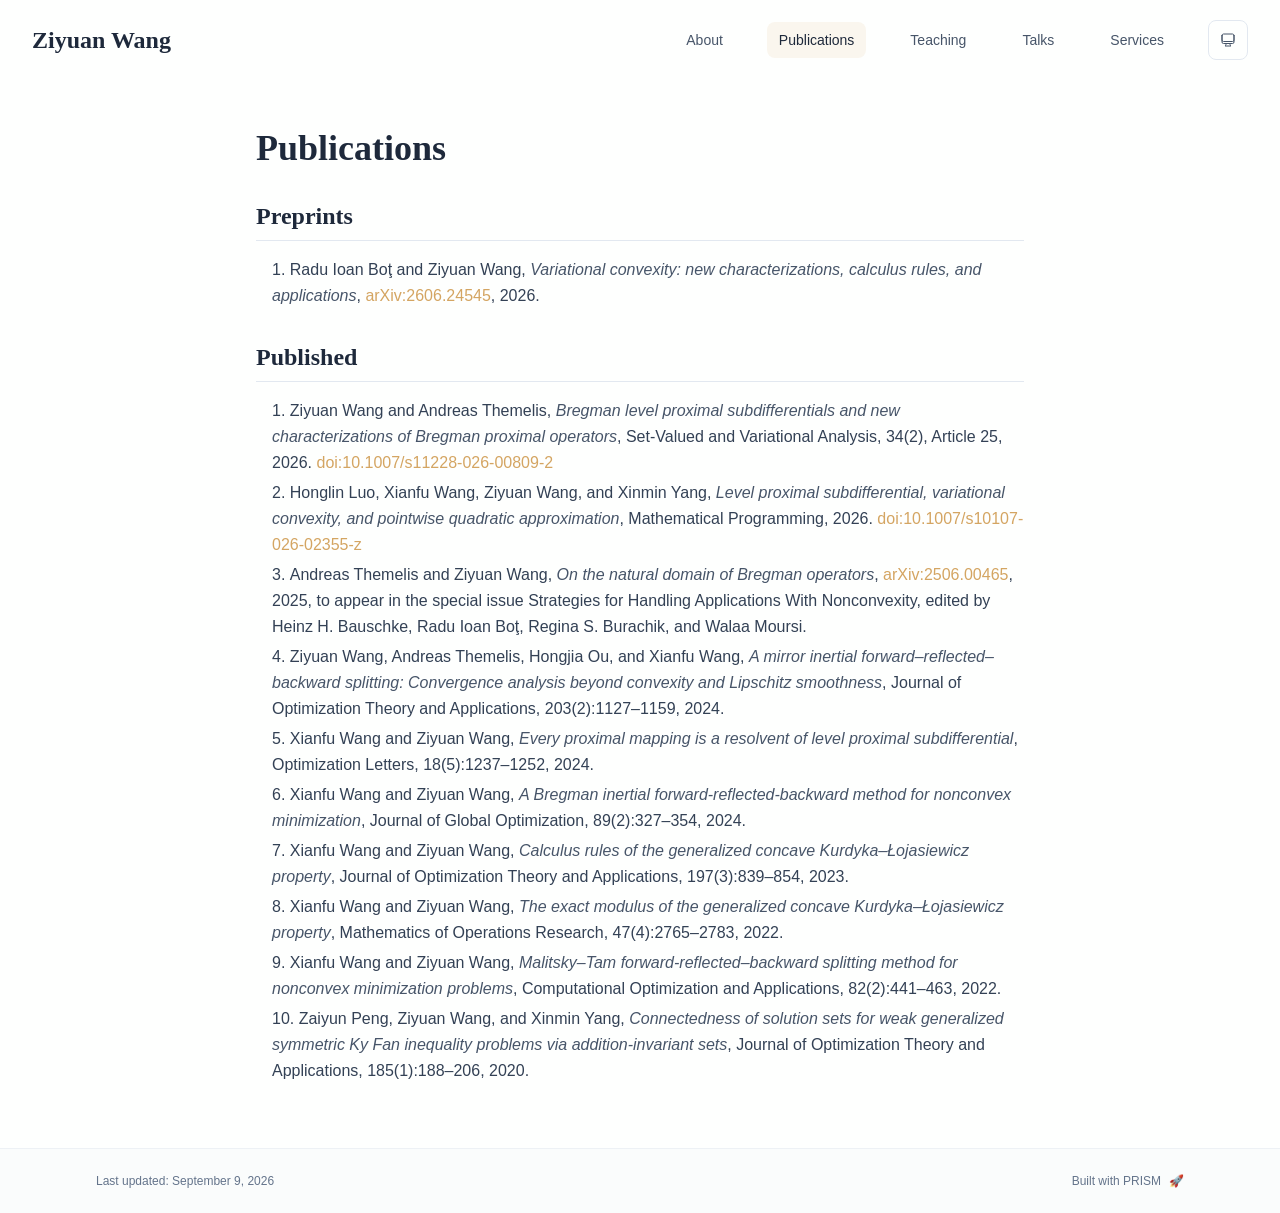
<file: publications/index.html>
<!DOCTYPE html><html lang="en" class="scroll-smooth"><head><meta charSet="utf-8"/><meta name="viewport" content="width=device-width, initial-scale=1"/><link rel="stylesheet" href="/_next/static/css/4b8d48b1dbe27253.css" data-precedence="next"/><link rel="preload" as="script" fetchPriority="low" href="/_next/static/chunks/webpack-679b75d1c4c2027c.js"/><script src="/_next/static/chunks/4bd1b696-70b6d399998de86a.js" async=""></script><script src="/_next/static/chunks/684-5aaa8290a129f299.js" async=""></script><script src="/_next/static/chunks/main-app-0807555b58602841.js" async=""></script><script src="/_next/static/chunks/17-9c04c9413a9f9f1f.js" async=""></script><script src="/_next/static/chunks/874-6cc630662f3664af.js" async=""></script><script src="/_next/static/chunks/862-15038af301665bb3.js" async=""></script><script src="/_next/static/chunks/app/layout-aedb9b777c884f7d.js" async=""></script><script src="/_next/static/chunks/178-595a94b9af1e67b5.js" async=""></script><script src="/_next/static/chunks/748-b0753eeaf12cb586.js" async=""></script><script src="/_next/static/chunks/app/%5Bslug%5D/page-2160cd2dc4c66678.js" async=""></script><link rel="dns-prefetch" href="https://google-fonts.jialeliu.com"/><link rel="preconnect" href="https://google-fonts.jialeliu.com" crossorigin=""/><link rel="preload" as="style" href="https://google-fonts.jialeliu.com/css2?family=Inter:wght@300;400;500;600;700&amp;family=Crimson+Text:ital,wght@0,400;0,600;1,400&amp;display=swap"/><link rel="icon" type="image/svg+xml"/><link rel="stylesheet" id="gfonts-css" href="https://google-fonts.jialeliu.com/css2?family=Inter:wght@300;400;500;600;700&amp;family=Crimson+Text:ital,wght@0,400;0,600;1,400&amp;display=swap" media="print"/><script>
              (function(){
                var l = document.getElementById('gfonts-css');
                if (!l) return;
                if (l.media !== 'all') {
                  l.addEventListener('load', function(){ try { l.media = 'all'; } catch(e){} });
                }
              })();
            </script><noscript><link rel="stylesheet" href="https://google-fonts.jialeliu.com/css2?family=Inter:wght@300;400;500;600;700&amp;family=Crimson+Text:ital,wght@0,400;0,600;1,400&amp;display=swap"/></noscript><script>
              try {
                const theme = localStorage.getItem('theme-storage');
                const parsed = theme ? JSON.parse(theme) : null;
                const setting = parsed?.state?.theme || 'system';
                const prefersDark = typeof window !== 'undefined' && window.matchMedia && window.matchMedia('(prefers-color-scheme: dark)').matches;
                const effective = setting === 'dark' ? 'dark' : (setting === 'light' ? 'light' : (prefersDark ? 'dark' : 'light'));
                var root = document.documentElement;
                root.classList.add(effective);
                root.setAttribute('data-theme', effective);
              } catch (e) {
                var root = document.documentElement;
                root.classList.add('light');
                root.setAttribute('data-theme', 'light');
              }
            </script><title>Publications | Ziyuan Wang</title><meta name="author" content="Ziyuan Wang"/><meta name="keywords" content="Ziyuan Wang,PhD,Research,University of Vienna"/><meta name="creator" content="Ziyuan Wang"/><meta name="publisher" content="Ziyuan Wang"/><meta property="og:title" content="Ziyuan Wang"/><meta property="og:description" content="PhD student at the University of Example."/><meta property="og:site_name" content="Ziyuan Wang&#x27;s Academic Website"/><meta property="og:locale" content="en_US"/><meta property="og:type" content="website"/><meta name="twitter:card" content="summary"/><meta name="twitter:title" content="Ziyuan Wang"/><meta name="twitter:description" content="PhD student at the University of Example."/><script>document.querySelectorAll('body link[rel="icon"], body link[rel="apple-touch-icon"]').forEach(el => document.head.appendChild(el))</script><script src="/_next/static/chunks/polyfills-42372ed130431b0a.js" noModule=""></script></head><body class="font-sans antialiased"><div style="visibility:hidden"><nav class="fixed top-0 left-0 right-0 z-50" data-headlessui-state=""><div class="transition-all duration-300 ease-out bg-transparent" style="transform:translateY(-100px)"><div class="max-w-7xl mx-auto px-4 sm:px-6 lg:px-8"><div class="flex justify-between items-center h-16 lg:h-20"><div class="flex-shrink-0" tabindex="0"><a class="text-xl lg:text-2xl font-serif font-semibold text-primary hover:text-accent transition-colors duration-200" href="/">Ziyuan Wang</a></div><div class="hidden lg:block"><div class="ml-10 flex items-center space-x-8"><div class="flex items-baseline space-x-8"><a class="relative px-3 py-2 text-sm font-medium transition-all duration-200 rounded hover:bg-accent/10 hover:shadow-sm text-neutral-600 hover:text-primary" href="/"><span class="relative z-10">About</span></a><a class="relative px-3 py-2 text-sm font-medium transition-all duration-200 rounded hover:bg-accent/10 hover:shadow-sm text-primary" href="/publications/"><span class="relative z-10">Publications</span><div class="absolute inset-0 bg-accent/10 rounded-lg"></div></a><a class="relative px-3 py-2 text-sm font-medium transition-all duration-200 rounded hover:bg-accent/10 hover:shadow-sm text-neutral-600 hover:text-primary" href="/teaching/"><span class="relative z-10">Teaching</span></a><a class="relative px-3 py-2 text-sm font-medium transition-all duration-200 rounded hover:bg-accent/10 hover:shadow-sm text-neutral-600 hover:text-primary" href="/talks/"><span class="relative z-10">Talks</span></a><a class="relative px-3 py-2 text-sm font-medium transition-all duration-200 rounded hover:bg-accent/10 hover:shadow-sm text-neutral-600 hover:text-primary" href="/services/"><span class="relative z-10">Services</span></a></div><div class="flex items-center justify-center w-10 h-10 rounded-lg border border-neutral-200 dark:border-[rgba(148,163,184,0.24)] bg-background dark:bg-neutral-800"><div class="w-4 h-4 rounded-full bg-neutral-300 animate-pulse"></div></div></div></div><div class="lg:hidden flex items-center space-x-2"><div class="flex items-center justify-center w-10 h-10 rounded-lg border border-neutral-200 dark:border-[rgba(148,163,184,0.24)] bg-background dark:bg-neutral-800"><div class="w-4 h-4 rounded-full bg-neutral-300 animate-pulse"></div></div><button class="inline-flex items-center justify-center p-2 rounded-md text-neutral-600 hover:text-primary hover:bg-neutral-100 dark:hover:bg-neutral-800 focus:outline-none focus:ring-2 focus:ring-inset focus:ring-accent transition-colors duration-200" id="headlessui-disclosure-button-«R5pdb»" type="button" aria-expanded="false" data-headlessui-state=""><span class="sr-only">Open main menu</span><div><svg xmlns="http://www.w3.org/2000/svg" fill="none" viewBox="0 0 24 24" stroke-width="1.5" stroke="currentColor" aria-hidden="true" data-slot="icon" class="block h-6 w-6"><path stroke-linecap="round" stroke-linejoin="round" d="M3.75 6.75h16.5M3.75 12h16.5m-16.5 5.25h16.5"></path></svg></div></button></div></div></div></div></nav><main class="min-h-screen pt-16 lg:pt-20"><div class="max-w-4xl mx-auto px-4 sm:px-6 lg:px-8 py-12"><div class="max-w-3xl mx-auto" style="opacity:0;transform:translateY(20px)"><h1 class="text-4xl font-serif font-bold text-primary mb-4">Publications</h1><div class="text-neutral-700 dark:text-neutral-600 leading-relaxed"><h2 class="text-2xl font-serif font-bold text-primary mt-8 mb-4 border-b border-neutral-200 dark:border-neutral-800 pb-2">Preprints</h2>
<ol class="list-decimal list-inside mb-4 space-y-1 ml-4">
<li class="mb-1">Radu Ioan Boţ and Ziyuan Wang, <em class="italic text-neutral-600 dark:text-neutral-500">Variational convexity: new characterizations, calculus rules, and applications</em>, <a href="https://arxiv.org/abs/2606.24545" node="[object Object]" target="_blank" rel="noopener noreferrer" class="text-accent font-medium hover:underline transition-colors">arXiv:2606.24545</a>, 2026.</li>
</ol>
<h2 class="text-2xl font-serif font-bold text-primary mt-8 mb-4 border-b border-neutral-200 dark:border-neutral-800 pb-2">Published</h2>
<ol class="list-decimal list-inside mb-4 space-y-1 ml-4">
<li class="mb-1">Ziyuan Wang and Andreas Themelis, <em class="italic text-neutral-600 dark:text-neutral-500">Bregman level proximal subdifferentials and new characterizations of Bregman proximal operators</em>, Set-Valued and Variational Analysis, 34(2), Article 25, 2026. <a href="https://doi.org/10.1007/s11228-026-00809-2" node="[object Object]" target="_blank" rel="noopener noreferrer" class="text-accent font-medium hover:underline transition-colors">doi:10.1007/s11228-026-00809-2</a></li>
<li class="mb-1">Honglin Luo, Xianfu Wang, Ziyuan Wang, and Xinmin Yang, <em class="italic text-neutral-600 dark:text-neutral-500">Level proximal subdifferential, variational convexity, and pointwise quadratic approximation</em>, Mathematical Programming, 2026. <a href="https://doi.org/10.1007/s10107-026-02355-z" node="[object Object]" target="_blank" rel="noopener noreferrer" class="text-accent font-medium hover:underline transition-colors">doi:10.1007/s10107-026-02355-z</a></li>
<li class="mb-1">Andreas Themelis and Ziyuan Wang, <em class="italic text-neutral-600 dark:text-neutral-500">On the natural domain of Bregman operators</em>, <a href="https://arxiv.org/abs/2506.00465" node="[object Object]" target="_blank" rel="noopener noreferrer" class="text-accent font-medium hover:underline transition-colors">arXiv:2506.00465</a>, 2025, to appear in the special issue Strategies for Handling Applications With Nonconvexity, edited by Heinz H. Bauschke, Radu Ioan Boţ, Regina S. Burachik, and Walaa Moursi.</li>
<li class="mb-1">Ziyuan Wang, Andreas Themelis, Hongjia Ou, and Xianfu Wang, <em class="italic text-neutral-600 dark:text-neutral-500">A mirror inertial forward–reflected–backward splitting: Convergence analysis beyond convexity and Lipschitz smoothness</em>, Journal of Optimization Theory and Applications, 203(2):1127–1159, 2024.</li>
<li class="mb-1">Xianfu Wang and Ziyuan Wang, <em class="italic text-neutral-600 dark:text-neutral-500">Every proximal mapping is a resolvent of level proximal subdifferential</em>, Optimization Letters, 18(5):1237–1252, 2024.</li>
<li class="mb-1">Xianfu Wang and Ziyuan Wang, <em class="italic text-neutral-600 dark:text-neutral-500">A Bregman inertial forward-reflected-backward method for nonconvex minimization</em>, Journal of Global Optimization, 89(2):327–354, 2024.</li>
<li class="mb-1">Xianfu Wang and Ziyuan Wang, <em class="italic text-neutral-600 dark:text-neutral-500">Calculus rules of the generalized concave Kurdyka–Łojasiewicz property</em>, Journal of Optimization Theory and Applications, 197(3):839–854, 2023.</li>
<li class="mb-1">Xianfu Wang and Ziyuan Wang, <em class="italic text-neutral-600 dark:text-neutral-500">The exact modulus of the generalized concave Kurdyka–Łojasiewicz property</em>, Mathematics of Operations Research, 47(4):2765–2783, 2022.</li>
<li class="mb-1">Xianfu Wang and Ziyuan Wang, <em class="italic text-neutral-600 dark:text-neutral-500">Malitsky–Tam forward-reflected–backward splitting method for nonconvex minimization problems</em>, Computational Optimization and Applications, 82(2):441–463, 2022.</li>
<li class="mb-1">Zaiyun Peng, Ziyuan Wang, and Xinmin Yang, <em class="italic text-neutral-600 dark:text-neutral-500">Connectedness of solution sets for weak generalized symmetric Ky Fan inequality problems via addition-invariant sets</em>, Journal of Optimization Theory and Applications, 185(1):188–206, 2020.</li>
</ol></div></div></div><!--$--><!--/$--><!--$--><!--/$--></main><footer class="border-t border-neutral-200/50 bg-neutral-50/50 dark:bg-neutral-900/50 dark:border-neutral-700/50"><div class="max-w-6xl mx-auto px-4 sm:px-6 lg:px-8 py-6"><div class="flex flex-col sm:flex-row justify-between items-center gap-2"><p class="text-xs text-neutral-500">Last updated: <!-- -->September 9, 2026</p><p class="text-xs text-neutral-500 flex items-center"><a href="https://github.com/xyjoey/PRISM" target="_blank" rel="noopener noreferrer">Built with PRISM</a><span class="ml-2">🚀</span></p></div></div></footer></div><script src="/_next/static/chunks/webpack-679b75d1c4c2027c.js" async=""></script><script>(self.__next_f=self.__next_f||[]).push([0])</script><script>self.__next_f.push([1,"1:\"$Sreact.fragment\"\n2:I[3719,[\"17\",\"static/chunks/17-9c04c9413a9f9f1f.js\",\"874\",\"static/chunks/874-6cc630662f3664af.js\",\"862\",\"static/chunks/862-15038af301665bb3.js\",\"177\",\"static/chunks/app/layout-aedb9b777c884f7d.js\"],\"ThemeProvider\"]\n3:I[768,[\"17\",\"static/chunks/17-9c04c9413a9f9f1f.js\",\"874\",\"static/chunks/874-6cc630662f3664af.js\",\"862\",\"static/chunks/862-15038af301665bb3.js\",\"177\",\"static/chunks/app/layout-aedb9b777c884f7d.js\"],\"default\"]\n4:I[7555,[],\"\"]\n5:I[1295,[],\"\"]\n6:I[2548,[\"17\",\"static/chunks/17-9c04c9413a9f9f1f.js\",\"874\",\"static/chunks/874-6cc630662f3664af.js\",\"862\",\"static/chunks/862-15038af301665bb3.js\",\"177\",\"static/chunks/app/layout-aedb9b777c884f7d.js\"],\"default\"]\n8:I[9665,[],\"MetadataBoundary\"]\na:I[9665,[],\"OutletBoundary\"]\nd:I[4911,[],\"AsyncMetadataOutlet\"]\nf:I[9665,[],\"ViewportBoundary\"]\n11:I[6614,[],\"\"]\n:HL[\"/_next/static/css/4b8d48b1dbe27253.css\",\"style\"]\n"])</script><script>self.__next_f.push([1,"0:{\"P\":null,\"b\":\"pW8QUeHXeNxl04KZJn_ID\",\"p\":\"\",\"c\":[\"\",\"publications\",\"\"],\"i\":false,\"f\":[[[\"\",{\"children\":[[\"slug\",\"publications\",\"d\"],{\"children\":[\"__PAGE__\",{}]}]},\"$undefined\",\"$undefined\",true],[\"\",[\"$\",\"$1\",\"c\",{\"children\":[[[\"$\",\"link\",\"0\",{\"rel\":\"stylesheet\",\"href\":\"/_next/static/css/4b8d48b1dbe27253.css\",\"precedence\":\"next\",\"crossOrigin\":\"$undefined\",\"nonce\":\"$undefined\"}]],[\"$\",\"html\",null,{\"lang\":\"en\",\"className\":\"scroll-smooth\",\"suppressHydrationWarning\":true,\"children\":[[\"$\",\"head\",null,{\"children\":[[\"$\",\"link\",null,{\"rel\":\"icon\",\"href\":\"$undefined\",\"type\":\"image/svg+xml\"}],[\"$\",\"link\",null,{\"rel\":\"dns-prefetch\",\"href\":\"https://google-fonts.jialeliu.com\"}],[\"$\",\"link\",null,{\"rel\":\"preconnect\",\"href\":\"https://google-fonts.jialeliu.com\",\"crossOrigin\":\"\"}],[\"$\",\"link\",null,{\"rel\":\"preload\",\"as\":\"style\",\"href\":\"https://google-fonts.jialeliu.com/css2?family=Inter:wght@300;400;500;600;700\u0026family=Crimson+Text:ital,wght@0,400;0,600;1,400\u0026display=swap\"}],[\"$\",\"link\",null,{\"rel\":\"stylesheet\",\"id\":\"gfonts-css\",\"href\":\"https://google-fonts.jialeliu.com/css2?family=Inter:wght@300;400;500;600;700\u0026family=Crimson+Text:ital,wght@0,400;0,600;1,400\u0026display=swap\",\"media\":\"print\"}],[\"$\",\"script\",null,{\"dangerouslySetInnerHTML\":{\"__html\":\"\\n              (function(){\\n                var l = document.getElementById('gfonts-css');\\n                if (!l) return;\\n                if (l.media !== 'all') {\\n                  l.addEventListener('load', function(){ try { l.media = 'all'; } catch(e){} });\\n                }\\n              })();\\n            \"}}],[\"$\",\"noscript\",null,{\"children\":[\"$\",\"link\",null,{\"rel\":\"stylesheet\",\"href\":\"https://google-fonts.jialeliu.com/css2?family=Inter:wght@300;400;500;600;700\u0026family=Crimson+Text:ital,wght@0,400;0,600;1,400\u0026display=swap\"}]}],[\"$\",\"script\",null,{\"dangerouslySetInnerHTML\":{\"__html\":\"\\n              try {\\n                const theme = localStorage.getItem('theme-storage');\\n                const parsed = theme ? JSON.parse(theme) : null;\\n                const setting = parsed?.state?.theme || 'system';\\n                const prefersDark = typeof window !== 'undefined' \u0026\u0026 window.matchMedia \u0026\u0026 window.matchMedia('(prefers-color-scheme: dark)').matches;\\n                const effective = setting === 'dark' ? 'dark' : (setting === 'light' ? 'light' : (prefersDark ? 'dark' : 'light'));\\n                var root = document.documentElement;\\n                root.classList.add(effective);\\n                root.setAttribute('data-theme', effective);\\n              } catch (e) {\\n                var root = document.documentElement;\\n                root.classList.add('light');\\n                root.setAttribute('data-theme', 'light');\\n              }\\n            \"}}]]}],[\"$\",\"body\",null,{\"className\":\"font-sans antialiased\",\"children\":[\"$\",\"$L2\",null,{\"children\":[[\"$\",\"$L3\",null,{\"items\":[{\"title\":\"About\",\"type\":\"page\",\"target\":\"about\",\"href\":\"/\"},{\"title\":\"Publications\",\"type\":\"page\",\"target\":\"publications\",\"href\":\"/publications\"},{\"title\":\"Teaching\",\"type\":\"page\",\"target\":\"teaching\",\"href\":\"/teaching\"},{\"title\":\"Talks\",\"type\":\"page\",\"target\":\"talks\",\"href\":\"/talks\"},{\"title\":\"Services\",\"type\":\"page\",\"target\":\"services\",\"href\":\"/services\"}],\"siteTitle\":\"Ziyuan Wang\",\"enableOnePageMode\":false}],[\"$\",\"main\",null,{\"className\":\"min-h-screen pt-16 lg:pt-20\",\"children\":[\"$\",\"$L4\",null,{\"parallelRouterKey\":\"children\",\"error\":\"$undefined\",\"errorStyles\":\"$undefined\",\"errorScripts\":\"$undefined\",\"template\":[\"$\",\"$L5\",null,{}],\"templateStyles\":\"$undefined\",\"templateScripts\":\"$undefined\",\"notFound\":[[[\"$\",\"title\",null,{\"children\":\"404: This page could not be found.\"}],[\"$\",\"div\",null,{\"style\":{\"fontFamily\":\"system-ui,\\\"Segoe UI\\\",Roboto,Helvetica,Arial,sans-serif,\\\"Apple Color Emoji\\\",\\\"Segoe UI Emoji\\\"\",\"height\":\"100vh\",\"textAlign\":\"center\",\"display\":\"flex\",\"flexDirection\":\"column\",\"alignItems\":\"center\",\"justifyContent\":\"center\"},\"children\":[\"$\",\"div\",null,{\"children\":[[\"$\",\"style\",null,{\"dangerouslySetInnerHTML\":{\"__html\":\"body{color:#000;background:#fff;margin:0}.next-error-h1{border-right:1px solid rgba(0,0,0,.3)}@media (prefers-color-scheme:dark){body{color:#fff;background:#000}.next-error-h1{border-right:1px solid rgba(255,255,255,.3)}}\"}}],[\"$\",\"h1\",null,{\"className\":\"next-error-h1\",\"style\":{\"display\":\"inline-block\",\"margin\":\"0 20px 0 0\",\"padding\":\"0 23px 0 0\",\"fontSize\":24,\"fontWeight\":500,\"verticalAlign\":\"top\",\"lineHeight\":\"49px\"},\"children\":404}],[\"$\",\"div\",null,{\"style\":{\"display\":\"inline-block\"},\"children\":[\"$\",\"h2\",null,{\"style\":{\"fontSize\":14,\"fontWeight\":400,\"lineHeight\":\"49px\",\"margin\":0},\"children\":\"This page could not be found.\"}]}]]}]}]],[]],\"forbidden\":\"$undefined\",\"unauthorized\":\"$undefined\"}]}],[\"$\",\"$L6\",null,{\"lastUpdated\":\"September 9, 2026\"}]]}]}]]}]]}],{\"children\":[[\"slug\",\"publications\",\"d\"],[\"$\",\"$1\",\"c\",{\"children\":[null,[\"$\",\"$L4\",null,{\"parallelRouterKey\":\"children\",\"error\":\"$undefined\",\"errorStyles\":\"$undefined\",\"errorScripts\":\"$undefined\",\"template\":[\"$\",\"$L5\",null,{}],\"templateStyles\":\"$undefined\",\"templateScripts\":\"$undefined\",\"notFound\":\"$undefined\",\"forbidden\":\"$undefined\",\"unauthorized\":\"$undefined\"}]]}],{\"children\":[\"__PAGE__\",[\"$\",\"$1\",\"c\",{\"children\":[\"$L7\",[\"$\",\"$L8\",null,{\"children\":\"$L9\"}],null,[\"$\",\"$La\",null,{\"children\":[\"$Lb\",\"$Lc\",[\"$\",\"$Ld\",null,{\"promise\":\"$@e\"}]]}]]}],{},null,false]},null,false]},null,false],[\"$\",\"$1\",\"h\",{\"children\":[null,[\"$\",\"$1\",\"e7PKBJ05Wcjw8KxRtZ4Ll\",{\"children\":[[\"$\",\"$Lf\",null,{\"children\":\"$L10\"}],null]}],null]}],false]],\"m\":\"$undefined\",\"G\":[\"$11\",\"$undefined\"],\"s\":false,\"S\":true}\n"])</script><script>self.__next_f.push([1,"12:\"$Sreact.suspense\"\n13:I[4911,[],\"AsyncMetadata\"]\n15:I[4059,[\"17\",\"static/chunks/17-9c04c9413a9f9f1f.js\",\"178\",\"static/chunks/178-595a94b9af1e67b5.js\",\"748\",\"static/chunks/748-b0753eeaf12cb586.js\",\"182\",\"static/chunks/app/%5Bslug%5D/page-2160cd2dc4c66678.js\"],\"default\"]\n9:[\"$\",\"$12\",null,{\"fallback\":null,\"children\":[\"$\",\"$L13\",null,{\"promise\":\"$@14\"}]}]\n16:T98a,"])</script><script>self.__next_f.push([1,"\n## Preprints\n\n1. Radu Ioan Boţ and Ziyuan Wang, *Variational convexity: new characterizations, calculus rules, and applications*, [arXiv:2606.24545](https://arxiv.org/abs/2606.24545), 2026.\n\n## Published\n\n1. Ziyuan Wang and Andreas Themelis, *Bregman level proximal subdifferentials and new characterizations of Bregman proximal operators*, Set-Valued and Variational Analysis, 34(2), Article 25, 2026. [doi:10.1007/s11228-026-00809-2](https://doi.org/10.1007/s11228-026-00809-2)\n2. Honglin Luo, Xianfu Wang, Ziyuan Wang, and Xinmin Yang, *Level proximal subdifferential, variational convexity, and pointwise quadratic approximation*, Mathematical Programming, 2026. [doi:10.1007/s10107-026-02355-z](https://doi.org/10.1007/s10107-026-02355-z)\n3. Andreas Themelis and Ziyuan Wang, *On the natural domain of Bregman operators*, [arXiv:2506.00465](https://arxiv.org/abs/2506.00465), 2025, to appear in the special issue Strategies for Handling Applications With Nonconvexity, edited by Heinz H. Bauschke, Radu Ioan Boţ, Regina S. Burachik, and Walaa Moursi.\n4. Ziyuan Wang, Andreas Themelis, Hongjia Ou, and Xianfu Wang, *A mirror inertial forward–reflected–backward splitting: Convergence analysis beyond convexity and Lipschitz smoothness*, Journal of Optimization Theory and Applications, 203(2):1127–1159, 2024.\n5. Xianfu Wang and Ziyuan Wang, *Every proximal mapping is a resolvent of level proximal subdifferential*, Optimization Letters, 18(5):1237–1252, 2024.\n6. Xianfu Wang and Ziyuan Wang, *A Bregman inertial forward-reflected-backward method for nonconvex minimization*, Journal of Global Optimization, 89(2):327–354, 2024.\n7. Xianfu Wang and Ziyuan Wang, *Calculus rules of the generalized concave Kurdyka–Łojasiewicz property*, Journal of Optimization Theory and Applications, 197(3):839–854, 2023.\n8. Xianfu Wang and Ziyuan Wang, *The exact modulus of the generalized concave Kurdyka–Łojasiewicz property*, Mathematics of Operations Research, 47(4):2765–2783, 2022.\n9. Xianfu Wang and Ziyuan Wang, *Malitsky–Tam forward-reflected–backward splitting method for nonconvex minimization problems*, Computational Optimization and Applications, 82(2):441–463, 2022.\n10. Zaiyun Peng, Ziyuan Wang, and Xinmin Yang, *Connectedness of solution sets for weak generalized symmetric Ky Fan inequality problems via addition-invariant sets*, Journal of Optimization Theory and Applications, 185(1):188–206, 2020.\n"])</script><script>self.__next_f.push([1,"7:[\"$\",\"div\",null,{\"className\":\"max-w-4xl mx-auto px-4 sm:px-6 lg:px-8 py-12\",\"children\":[false,[\"$\",\"$L15\",null,{\"config\":{\"type\":\"text\",\"title\":\"Publications\",\"source\":\"publications.md\"},\"content\":\"$16\"}],false]}]\n"])</script><script>self.__next_f.push([1,"c:null\n"])</script><script>self.__next_f.push([1,"10:[[\"$\",\"meta\",\"0\",{\"charSet\":\"utf-8\"}],[\"$\",\"meta\",\"1\",{\"name\":\"viewport\",\"content\":\"width=device-width, initial-scale=1\"}]]\nb:null\n"])</script><script>self.__next_f.push([1,"14:{\"metadata\":[[\"$\",\"title\",\"0\",{\"children\":\"Publications | Ziyuan Wang\"}],[\"$\",\"meta\",\"1\",{\"name\":\"author\",\"content\":\"Ziyuan Wang\"}],[\"$\",\"meta\",\"2\",{\"name\":\"keywords\",\"content\":\"Ziyuan Wang,PhD,Research,University of Vienna\"}],[\"$\",\"meta\",\"3\",{\"name\":\"creator\",\"content\":\"Ziyuan Wang\"}],[\"$\",\"meta\",\"4\",{\"name\":\"publisher\",\"content\":\"Ziyuan Wang\"}],[\"$\",\"meta\",\"5\",{\"property\":\"og:title\",\"content\":\"Ziyuan Wang\"}],[\"$\",\"meta\",\"6\",{\"property\":\"og:description\",\"content\":\"PhD student at the University of Example.\"}],[\"$\",\"meta\",\"7\",{\"property\":\"og:site_name\",\"content\":\"Ziyuan Wang's Academic Website\"}],[\"$\",\"meta\",\"8\",{\"property\":\"og:locale\",\"content\":\"en_US\"}],[\"$\",\"meta\",\"9\",{\"property\":\"og:type\",\"content\":\"website\"}],[\"$\",\"meta\",\"10\",{\"name\":\"twitter:card\",\"content\":\"summary\"}],[\"$\",\"meta\",\"11\",{\"name\":\"twitter:title\",\"content\":\"Ziyuan Wang\"}],[\"$\",\"meta\",\"12\",{\"name\":\"twitter:description\",\"content\":\"PhD student at the University of Example.\"}]],\"error\":null,\"digest\":\"$undefined\"}\ne:{\"metadata\":\"$14:metadata\",\"error\":null,\"digest\":\"$undefined\"}\n"])</script></body></html>
</file>
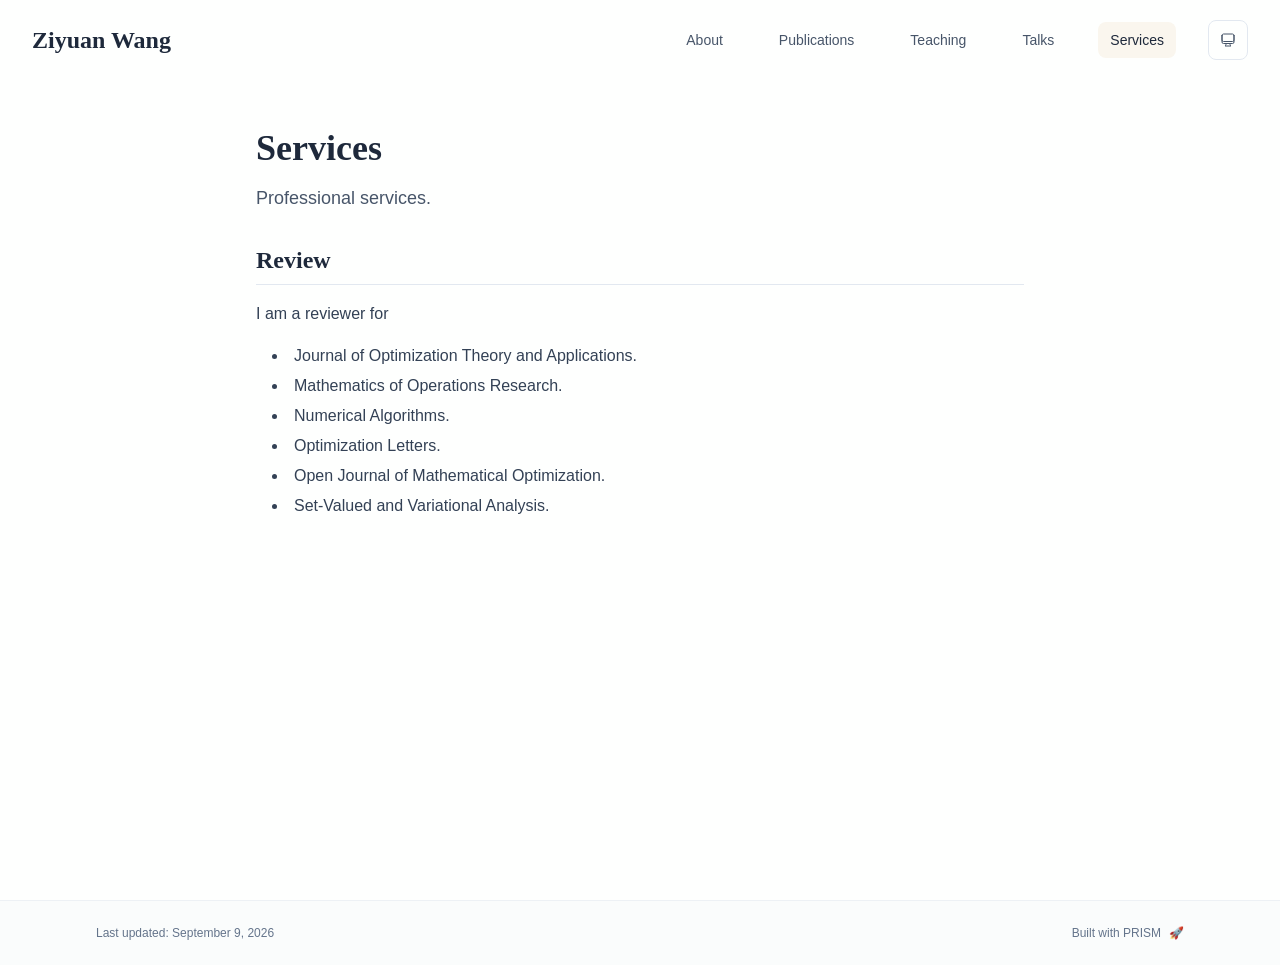
<file: services/index.html>
<!DOCTYPE html><html lang="en" class="scroll-smooth"><head><meta charSet="utf-8"/><meta name="viewport" content="width=device-width, initial-scale=1"/><link rel="stylesheet" href="/_next/static/css/4b8d48b1dbe27253.css" data-precedence="next"/><link rel="preload" as="script" fetchPriority="low" href="/_next/static/chunks/webpack-679b75d1c4c2027c.js"/><script src="/_next/static/chunks/4bd1b696-70b6d399998de86a.js" async=""></script><script src="/_next/static/chunks/684-5aaa8290a129f299.js" async=""></script><script src="/_next/static/chunks/main-app-0807555b58602841.js" async=""></script><script src="/_next/static/chunks/17-9c04c9413a9f9f1f.js" async=""></script><script src="/_next/static/chunks/874-6cc630662f3664af.js" async=""></script><script src="/_next/static/chunks/862-15038af301665bb3.js" async=""></script><script src="/_next/static/chunks/app/layout-aedb9b777c884f7d.js" async=""></script><script src="/_next/static/chunks/178-595a94b9af1e67b5.js" async=""></script><script src="/_next/static/chunks/748-b0753eeaf12cb586.js" async=""></script><script src="/_next/static/chunks/app/%5Bslug%5D/page-2160cd2dc4c66678.js" async=""></script><link rel="dns-prefetch" href="https://google-fonts.jialeliu.com"/><link rel="preconnect" href="https://google-fonts.jialeliu.com" crossorigin=""/><link rel="preload" as="style" href="https://google-fonts.jialeliu.com/css2?family=Inter:wght@300;400;500;600;700&amp;family=Crimson+Text:ital,wght@0,400;0,600;1,400&amp;display=swap"/><link rel="icon" type="image/svg+xml"/><link rel="stylesheet" id="gfonts-css" href="https://google-fonts.jialeliu.com/css2?family=Inter:wght@300;400;500;600;700&amp;family=Crimson+Text:ital,wght@0,400;0,600;1,400&amp;display=swap" media="print"/><script>
              (function(){
                var l = document.getElementById('gfonts-css');
                if (!l) return;
                if (l.media !== 'all') {
                  l.addEventListener('load', function(){ try { l.media = 'all'; } catch(e){} });
                }
              })();
            </script><noscript><link rel="stylesheet" href="https://google-fonts.jialeliu.com/css2?family=Inter:wght@300;400;500;600;700&amp;family=Crimson+Text:ital,wght@0,400;0,600;1,400&amp;display=swap"/></noscript><script>
              try {
                const theme = localStorage.getItem('theme-storage');
                const parsed = theme ? JSON.parse(theme) : null;
                const setting = parsed?.state?.theme || 'system';
                const prefersDark = typeof window !== 'undefined' && window.matchMedia && window.matchMedia('(prefers-color-scheme: dark)').matches;
                const effective = setting === 'dark' ? 'dark' : (setting === 'light' ? 'light' : (prefersDark ? 'dark' : 'light'));
                var root = document.documentElement;
                root.classList.add(effective);
                root.setAttribute('data-theme', effective);
              } catch (e) {
                var root = document.documentElement;
                root.classList.add('light');
                root.setAttribute('data-theme', 'light');
              }
            </script><title>Services | Ziyuan Wang</title><meta name="description" content="Professional services."/><meta name="author" content="Ziyuan Wang"/><meta name="keywords" content="Ziyuan Wang,PhD,Research,University of Vienna"/><meta name="creator" content="Ziyuan Wang"/><meta name="publisher" content="Ziyuan Wang"/><meta property="og:title" content="Ziyuan Wang"/><meta property="og:description" content="PhD student at the University of Example."/><meta property="og:site_name" content="Ziyuan Wang&#x27;s Academic Website"/><meta property="og:locale" content="en_US"/><meta property="og:type" content="website"/><meta name="twitter:card" content="summary"/><meta name="twitter:title" content="Ziyuan Wang"/><meta name="twitter:description" content="PhD student at the University of Example."/><script>document.querySelectorAll('body link[rel="icon"], body link[rel="apple-touch-icon"]').forEach(el => document.head.appendChild(el))</script><script src="/_next/static/chunks/polyfills-42372ed130431b0a.js" noModule=""></script></head><body class="font-sans antialiased"><div style="visibility:hidden"><nav class="fixed top-0 left-0 right-0 z-50" data-headlessui-state=""><div class="transition-all duration-300 ease-out bg-transparent" style="transform:translateY(-100px)"><div class="max-w-7xl mx-auto px-4 sm:px-6 lg:px-8"><div class="flex justify-between items-center h-16 lg:h-20"><div class="flex-shrink-0" tabindex="0"><a class="text-xl lg:text-2xl font-serif font-semibold text-primary hover:text-accent transition-colors duration-200" href="/">Ziyuan Wang</a></div><div class="hidden lg:block"><div class="ml-10 flex items-center space-x-8"><div class="flex items-baseline space-x-8"><a class="relative px-3 py-2 text-sm font-medium transition-all duration-200 rounded hover:bg-accent/10 hover:shadow-sm text-neutral-600 hover:text-primary" href="/"><span class="relative z-10">About</span></a><a class="relative px-3 py-2 text-sm font-medium transition-all duration-200 rounded hover:bg-accent/10 hover:shadow-sm text-neutral-600 hover:text-primary" href="/publications/"><span class="relative z-10">Publications</span></a><a class="relative px-3 py-2 text-sm font-medium transition-all duration-200 rounded hover:bg-accent/10 hover:shadow-sm text-neutral-600 hover:text-primary" href="/teaching/"><span class="relative z-10">Teaching</span></a><a class="relative px-3 py-2 text-sm font-medium transition-all duration-200 rounded hover:bg-accent/10 hover:shadow-sm text-neutral-600 hover:text-primary" href="/talks/"><span class="relative z-10">Talks</span></a><a class="relative px-3 py-2 text-sm font-medium transition-all duration-200 rounded hover:bg-accent/10 hover:shadow-sm text-primary" href="/services/"><span class="relative z-10">Services</span><div class="absolute inset-0 bg-accent/10 rounded-lg"></div></a></div><div class="flex items-center justify-center w-10 h-10 rounded-lg border border-neutral-200 dark:border-[rgba(148,163,184,0.24)] bg-background dark:bg-neutral-800"><div class="w-4 h-4 rounded-full bg-neutral-300 animate-pulse"></div></div></div></div><div class="lg:hidden flex items-center space-x-2"><div class="flex items-center justify-center w-10 h-10 rounded-lg border border-neutral-200 dark:border-[rgba(148,163,184,0.24)] bg-background dark:bg-neutral-800"><div class="w-4 h-4 rounded-full bg-neutral-300 animate-pulse"></div></div><button class="inline-flex items-center justify-center p-2 rounded-md text-neutral-600 hover:text-primary hover:bg-neutral-100 dark:hover:bg-neutral-800 focus:outline-none focus:ring-2 focus:ring-inset focus:ring-accent transition-colors duration-200" id="headlessui-disclosure-button-«R5pdb»" type="button" aria-expanded="false" data-headlessui-state=""><span class="sr-only">Open main menu</span><div><svg xmlns="http://www.w3.org/2000/svg" fill="none" viewBox="0 0 24 24" stroke-width="1.5" stroke="currentColor" aria-hidden="true" data-slot="icon" class="block h-6 w-6"><path stroke-linecap="round" stroke-linejoin="round" d="M3.75 6.75h16.5M3.75 12h16.5m-16.5 5.25h16.5"></path></svg></div></button></div></div></div></div></nav><main class="min-h-screen pt-16 lg:pt-20"><div class="max-w-4xl mx-auto px-4 sm:px-6 lg:px-8 py-12"><div class="max-w-3xl mx-auto" style="opacity:0;transform:translateY(20px)"><h1 class="text-4xl font-serif font-bold text-primary mb-4">Services</h1><p class="text-lg text-neutral-600 dark:text-neutral-500 mb-8 max-w-2xl">Professional services.</p><div class="text-neutral-700 dark:text-neutral-600 leading-relaxed"><h2 class="text-2xl font-serif font-bold text-primary mt-8 mb-4 border-b border-neutral-200 dark:border-neutral-800 pb-2">Review</h2>
<p class="mb-4 last:mb-0">I am a reviewer for</p>
<ul class="list-disc list-inside mb-4 space-y-1 ml-4">
<li class="mb-1">Journal of Optimization Theory and Applications.</li>
<li class="mb-1">Mathematics of Operations Research.</li>
<li class="mb-1">Numerical Algorithms.</li>
<li class="mb-1">Optimization Letters.</li>
<li class="mb-1">Open Journal of Mathematical Optimization.</li>
<li class="mb-1">Set-Valued and Variational Analysis.</li>
</ul></div></div></div><!--$--><!--/$--><!--$--><!--/$--></main><footer class="border-t border-neutral-200/50 bg-neutral-50/50 dark:bg-neutral-900/50 dark:border-neutral-700/50"><div class="max-w-6xl mx-auto px-4 sm:px-6 lg:px-8 py-6"><div class="flex flex-col sm:flex-row justify-between items-center gap-2"><p class="text-xs text-neutral-500">Last updated: <!-- -->September 9, 2026</p><p class="text-xs text-neutral-500 flex items-center"><a href="https://github.com/xyjoey/PRISM" target="_blank" rel="noopener noreferrer">Built with PRISM</a><span class="ml-2">🚀</span></p></div></div></footer></div><script src="/_next/static/chunks/webpack-679b75d1c4c2027c.js" async=""></script><script>(self.__next_f=self.__next_f||[]).push([0])</script><script>self.__next_f.push([1,"1:\"$Sreact.fragment\"\n2:I[3719,[\"17\",\"static/chunks/17-9c04c9413a9f9f1f.js\",\"874\",\"static/chunks/874-6cc630662f3664af.js\",\"862\",\"static/chunks/862-15038af301665bb3.js\",\"177\",\"static/chunks/app/layout-aedb9b777c884f7d.js\"],\"ThemeProvider\"]\n3:I[768,[\"17\",\"static/chunks/17-9c04c9413a9f9f1f.js\",\"874\",\"static/chunks/874-6cc630662f3664af.js\",\"862\",\"static/chunks/862-15038af301665bb3.js\",\"177\",\"static/chunks/app/layout-aedb9b777c884f7d.js\"],\"default\"]\n4:I[7555,[],\"\"]\n5:I[1295,[],\"\"]\n6:I[2548,[\"17\",\"static/chunks/17-9c04c9413a9f9f1f.js\",\"874\",\"static/chunks/874-6cc630662f3664af.js\",\"862\",\"static/chunks/862-15038af301665bb3.js\",\"177\",\"static/chunks/app/layout-aedb9b777c884f7d.js\"],\"default\"]\n8:I[9665,[],\"MetadataBoundary\"]\na:I[9665,[],\"OutletBoundary\"]\nd:I[4911,[],\"AsyncMetadataOutlet\"]\nf:I[9665,[],\"ViewportBoundary\"]\n11:I[6614,[],\"\"]\n:HL[\"/_next/static/css/4b8d48b1dbe27253.css\",\"style\"]\n"])</script><script>self.__next_f.push([1,"0:{\"P\":null,\"b\":\"pW8QUeHXeNxl04KZJn_ID\",\"p\":\"\",\"c\":[\"\",\"services\",\"\"],\"i\":false,\"f\":[[[\"\",{\"children\":[[\"slug\",\"services\",\"d\"],{\"children\":[\"__PAGE__\",{}]}]},\"$undefined\",\"$undefined\",true],[\"\",[\"$\",\"$1\",\"c\",{\"children\":[[[\"$\",\"link\",\"0\",{\"rel\":\"stylesheet\",\"href\":\"/_next/static/css/4b8d48b1dbe27253.css\",\"precedence\":\"next\",\"crossOrigin\":\"$undefined\",\"nonce\":\"$undefined\"}]],[\"$\",\"html\",null,{\"lang\":\"en\",\"className\":\"scroll-smooth\",\"suppressHydrationWarning\":true,\"children\":[[\"$\",\"head\",null,{\"children\":[[\"$\",\"link\",null,{\"rel\":\"icon\",\"href\":\"$undefined\",\"type\":\"image/svg+xml\"}],[\"$\",\"link\",null,{\"rel\":\"dns-prefetch\",\"href\":\"https://google-fonts.jialeliu.com\"}],[\"$\",\"link\",null,{\"rel\":\"preconnect\",\"href\":\"https://google-fonts.jialeliu.com\",\"crossOrigin\":\"\"}],[\"$\",\"link\",null,{\"rel\":\"preload\",\"as\":\"style\",\"href\":\"https://google-fonts.jialeliu.com/css2?family=Inter:wght@300;400;500;600;700\u0026family=Crimson+Text:ital,wght@0,400;0,600;1,400\u0026display=swap\"}],[\"$\",\"link\",null,{\"rel\":\"stylesheet\",\"id\":\"gfonts-css\",\"href\":\"https://google-fonts.jialeliu.com/css2?family=Inter:wght@300;400;500;600;700\u0026family=Crimson+Text:ital,wght@0,400;0,600;1,400\u0026display=swap\",\"media\":\"print\"}],[\"$\",\"script\",null,{\"dangerouslySetInnerHTML\":{\"__html\":\"\\n              (function(){\\n                var l = document.getElementById('gfonts-css');\\n                if (!l) return;\\n                if (l.media !== 'all') {\\n                  l.addEventListener('load', function(){ try { l.media = 'all'; } catch(e){} });\\n                }\\n              })();\\n            \"}}],[\"$\",\"noscript\",null,{\"children\":[\"$\",\"link\",null,{\"rel\":\"stylesheet\",\"href\":\"https://google-fonts.jialeliu.com/css2?family=Inter:wght@300;400;500;600;700\u0026family=Crimson+Text:ital,wght@0,400;0,600;1,400\u0026display=swap\"}]}],[\"$\",\"script\",null,{\"dangerouslySetInnerHTML\":{\"__html\":\"\\n              try {\\n                const theme = localStorage.getItem('theme-storage');\\n                const parsed = theme ? JSON.parse(theme) : null;\\n                const setting = parsed?.state?.theme || 'system';\\n                const prefersDark = typeof window !== 'undefined' \u0026\u0026 window.matchMedia \u0026\u0026 window.matchMedia('(prefers-color-scheme: dark)').matches;\\n                const effective = setting === 'dark' ? 'dark' : (setting === 'light' ? 'light' : (prefersDark ? 'dark' : 'light'));\\n                var root = document.documentElement;\\n                root.classList.add(effective);\\n                root.setAttribute('data-theme', effective);\\n              } catch (e) {\\n                var root = document.documentElement;\\n                root.classList.add('light');\\n                root.setAttribute('data-theme', 'light');\\n              }\\n            \"}}]]}],[\"$\",\"body\",null,{\"className\":\"font-sans antialiased\",\"children\":[\"$\",\"$L2\",null,{\"children\":[[\"$\",\"$L3\",null,{\"items\":[{\"title\":\"About\",\"type\":\"page\",\"target\":\"about\",\"href\":\"/\"},{\"title\":\"Publications\",\"type\":\"page\",\"target\":\"publications\",\"href\":\"/publications\"},{\"title\":\"Teaching\",\"type\":\"page\",\"target\":\"teaching\",\"href\":\"/teaching\"},{\"title\":\"Talks\",\"type\":\"page\",\"target\":\"talks\",\"href\":\"/talks\"},{\"title\":\"Services\",\"type\":\"page\",\"target\":\"services\",\"href\":\"/services\"}],\"siteTitle\":\"Ziyuan Wang\",\"enableOnePageMode\":false}],[\"$\",\"main\",null,{\"className\":\"min-h-screen pt-16 lg:pt-20\",\"children\":[\"$\",\"$L4\",null,{\"parallelRouterKey\":\"children\",\"error\":\"$undefined\",\"errorStyles\":\"$undefined\",\"errorScripts\":\"$undefined\",\"template\":[\"$\",\"$L5\",null,{}],\"templateStyles\":\"$undefined\",\"templateScripts\":\"$undefined\",\"notFound\":[[[\"$\",\"title\",null,{\"children\":\"404: This page could not be found.\"}],[\"$\",\"div\",null,{\"style\":{\"fontFamily\":\"system-ui,\\\"Segoe UI\\\",Roboto,Helvetica,Arial,sans-serif,\\\"Apple Color Emoji\\\",\\\"Segoe UI Emoji\\\"\",\"height\":\"100vh\",\"textAlign\":\"center\",\"display\":\"flex\",\"flexDirection\":\"column\",\"alignItems\":\"center\",\"justifyContent\":\"center\"},\"children\":[\"$\",\"div\",null,{\"children\":[[\"$\",\"style\",null,{\"dangerouslySetInnerHTML\":{\"__html\":\"body{color:#000;background:#fff;margin:0}.next-error-h1{border-right:1px solid rgba(0,0,0,.3)}@media (prefers-color-scheme:dark){body{color:#fff;background:#000}.next-error-h1{border-right:1px solid rgba(255,255,255,.3)}}\"}}],[\"$\",\"h1\",null,{\"className\":\"next-error-h1\",\"style\":{\"display\":\"inline-block\",\"margin\":\"0 20px 0 0\",\"padding\":\"0 23px 0 0\",\"fontSize\":24,\"fontWeight\":500,\"verticalAlign\":\"top\",\"lineHeight\":\"49px\"},\"children\":404}],[\"$\",\"div\",null,{\"style\":{\"display\":\"inline-block\"},\"children\":[\"$\",\"h2\",null,{\"style\":{\"fontSize\":14,\"fontWeight\":400,\"lineHeight\":\"49px\",\"margin\":0},\"children\":\"This page could not be found.\"}]}]]}]}]],[]],\"forbidden\":\"$undefined\",\"unauthorized\":\"$undefined\"}]}],[\"$\",\"$L6\",null,{\"lastUpdated\":\"September 9, 2026\"}]]}]}]]}]]}],{\"children\":[[\"slug\",\"services\",\"d\"],[\"$\",\"$1\",\"c\",{\"children\":[null,[\"$\",\"$L4\",null,{\"parallelRouterKey\":\"children\",\"error\":\"$undefined\",\"errorStyles\":\"$undefined\",\"errorScripts\":\"$undefined\",\"template\":[\"$\",\"$L5\",null,{}],\"templateStyles\":\"$undefined\",\"templateScripts\":\"$undefined\",\"notFound\":\"$undefined\",\"forbidden\":\"$undefined\",\"unauthorized\":\"$undefined\"}]]}],{\"children\":[\"__PAGE__\",[\"$\",\"$1\",\"c\",{\"children\":[\"$L7\",[\"$\",\"$L8\",null,{\"children\":\"$L9\"}],null,[\"$\",\"$La\",null,{\"children\":[\"$Lb\",\"$Lc\",[\"$\",\"$Ld\",null,{\"promise\":\"$@e\"}]]}]]}],{},null,false]},null,false]},null,false],[\"$\",\"$1\",\"h\",{\"children\":[null,[\"$\",\"$1\",\"9fCGNI8uolOuIcCE70BCu\",{\"children\":[[\"$\",\"$Lf\",null,{\"children\":\"$L10\"}],null]}],null]}],false]],\"m\":\"$undefined\",\"G\":[\"$11\",\"$undefined\"],\"s\":false,\"S\":true}\n"])</script><script>self.__next_f.push([1,"12:\"$Sreact.suspense\"\n13:I[4911,[],\"AsyncMetadata\"]\n15:I[4059,[\"17\",\"static/chunks/17-9c04c9413a9f9f1f.js\",\"178\",\"static/chunks/178-595a94b9af1e67b5.js\",\"748\",\"static/chunks/748-b0753eeaf12cb586.js\",\"182\",\"static/chunks/app/%5Bslug%5D/page-2160cd2dc4c66678.js\"],\"default\"]\n9:[\"$\",\"$12\",null,{\"fallback\":null,\"children\":[\"$\",\"$L13\",null,{\"promise\":\"$@14\"}]}]\n7:[\"$\",\"div\",null,{\"className\":\"max-w-4xl mx-auto px-4 sm:px-6 lg:px-8 py-12\",\"children\":[false,[\"$\",\"$L15\",null,{\"config\":{\"type\":\"text\",\"title\":\"Services\",\"description\":\"Professional services.\",\"source\":\"services.md\"},\"content\":\"## Review\\nI am a reviewer for\\n- Journal of Optimization Theory and Applications.\\n- Mathematics of Operations Research.\\n- Numerical Algorithms.\\n- Optimization Letters.\\n- Open Journal of Mathematical Optimization.\\n- Set-Valued and Variational Analysis.\\n\"}],false]}]\n"])</script><script>self.__next_f.push([1,"c:null\n"])</script><script>self.__next_f.push([1,"10:[[\"$\",\"meta\",\"0\",{\"charSet\":\"utf-8\"}],[\"$\",\"meta\",\"1\",{\"name\":\"viewport\",\"content\":\"width=device-width, initial-scale=1\"}]]\nb:null\n"])</script><script>self.__next_f.push([1,"14:{\"metadata\":[[\"$\",\"title\",\"0\",{\"children\":\"Services | Ziyuan Wang\"}],[\"$\",\"meta\",\"1\",{\"name\":\"description\",\"content\":\"Professional services.\"}],[\"$\",\"meta\",\"2\",{\"name\":\"author\",\"content\":\"Ziyuan Wang\"}],[\"$\",\"meta\",\"3\",{\"name\":\"keywords\",\"content\":\"Ziyuan Wang,PhD,Research,University of Vienna\"}],[\"$\",\"meta\",\"4\",{\"name\":\"creator\",\"content\":\"Ziyuan Wang\"}],[\"$\",\"meta\",\"5\",{\"name\":\"publisher\",\"content\":\"Ziyuan Wang\"}],[\"$\",\"meta\",\"6\",{\"property\":\"og:title\",\"content\":\"Ziyuan Wang\"}],[\"$\",\"meta\",\"7\",{\"property\":\"og:description\",\"content\":\"PhD student at the University of Example.\"}],[\"$\",\"meta\",\"8\",{\"property\":\"og:site_name\",\"content\":\"Ziyuan Wang's Academic Website\"}],[\"$\",\"meta\",\"9\",{\"property\":\"og:locale\",\"content\":\"en_US\"}],[\"$\",\"meta\",\"10\",{\"property\":\"og:type\",\"content\":\"website\"}],[\"$\",\"meta\",\"11\",{\"name\":\"twitter:card\",\"content\":\"summary\"}],[\"$\",\"meta\",\"12\",{\"name\":\"twitter:title\",\"content\":\"Ziyuan Wang\"}],[\"$\",\"meta\",\"13\",{\"name\":\"twitter:description\",\"content\":\"PhD student at the University of Example.\"}]],\"error\":null,\"digest\":\"$undefined\"}\ne:{\"metadata\":\"$14:metadata\",\"error\":null,\"digest\":\"$undefined\"}\n"])</script></body></html>
</file>
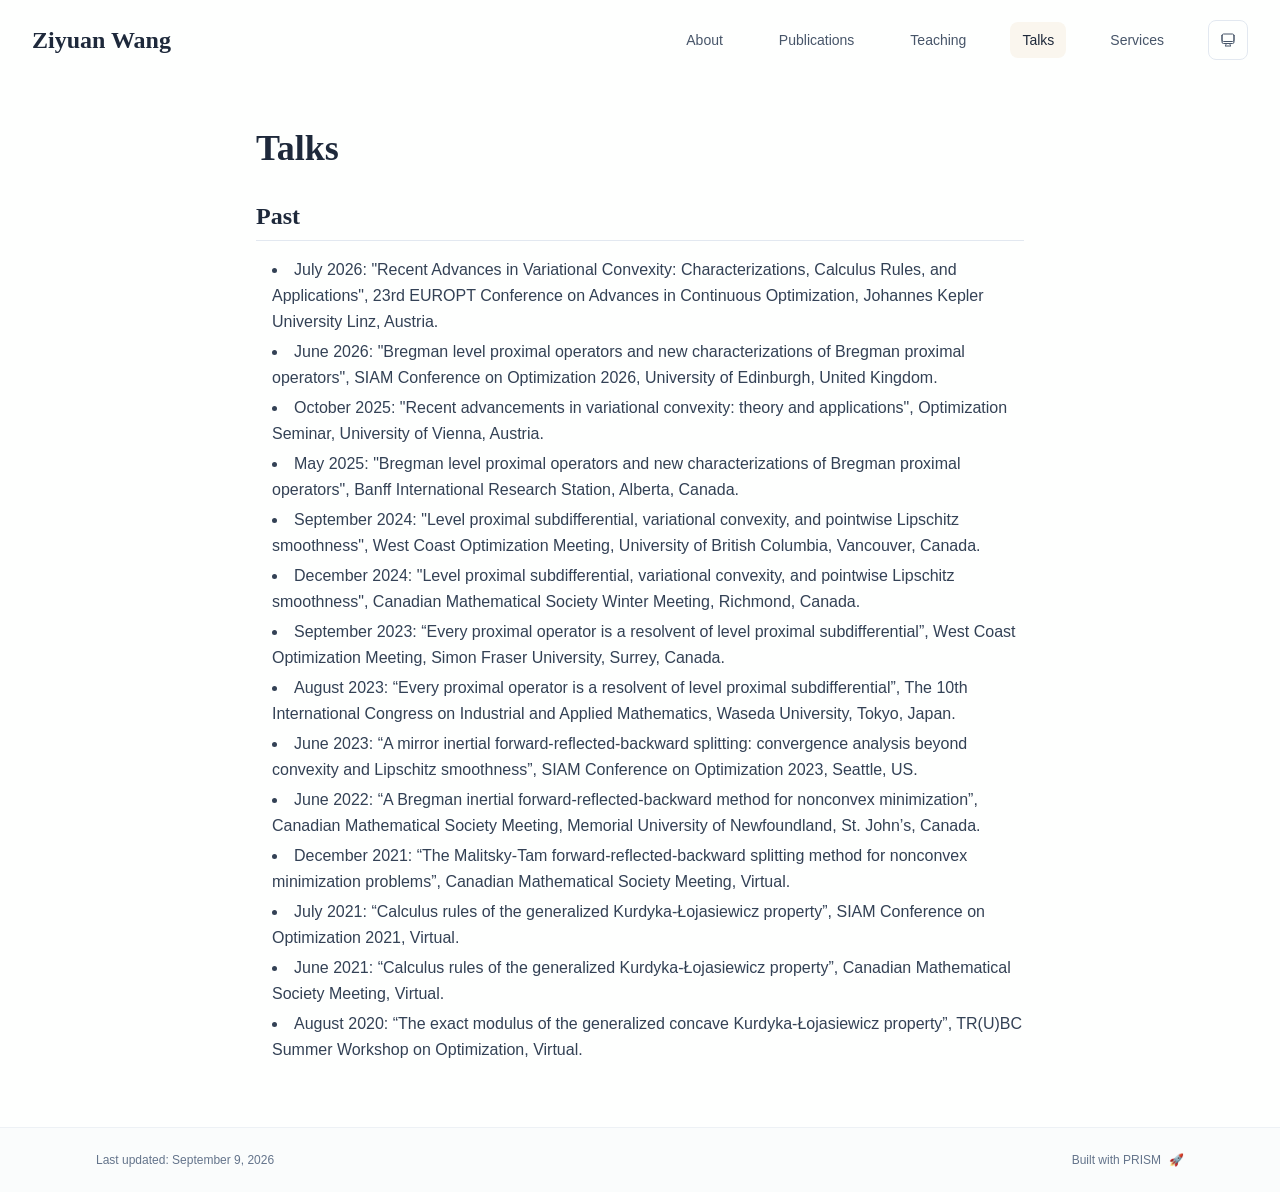
<file: talks/index.html>
<!DOCTYPE html><html lang="en" class="scroll-smooth"><head><meta charSet="utf-8"/><meta name="viewport" content="width=device-width, initial-scale=1"/><link rel="stylesheet" href="/_next/static/css/4b8d48b1dbe27253.css" data-precedence="next"/><link rel="preload" as="script" fetchPriority="low" href="/_next/static/chunks/webpack-679b75d1c4c2027c.js"/><script src="/_next/static/chunks/4bd1b696-70b6d399998de86a.js" async=""></script><script src="/_next/static/chunks/684-5aaa8290a129f299.js" async=""></script><script src="/_next/static/chunks/main-app-0807555b58602841.js" async=""></script><script src="/_next/static/chunks/17-9c04c9413a9f9f1f.js" async=""></script><script src="/_next/static/chunks/874-6cc630662f3664af.js" async=""></script><script src="/_next/static/chunks/862-15038af301665bb3.js" async=""></script><script src="/_next/static/chunks/app/layout-aedb9b777c884f7d.js" async=""></script><script src="/_next/static/chunks/178-595a94b9af1e67b5.js" async=""></script><script src="/_next/static/chunks/748-b0753eeaf12cb586.js" async=""></script><script src="/_next/static/chunks/app/%5Bslug%5D/page-2160cd2dc4c66678.js" async=""></script><link rel="dns-prefetch" href="https://google-fonts.jialeliu.com"/><link rel="preconnect" href="https://google-fonts.jialeliu.com" crossorigin=""/><link rel="preload" as="style" href="https://google-fonts.jialeliu.com/css2?family=Inter:wght@300;400;500;600;700&amp;family=Crimson+Text:ital,wght@0,400;0,600;1,400&amp;display=swap"/><link rel="icon" type="image/svg+xml"/><link rel="stylesheet" id="gfonts-css" href="https://google-fonts.jialeliu.com/css2?family=Inter:wght@300;400;500;600;700&amp;family=Crimson+Text:ital,wght@0,400;0,600;1,400&amp;display=swap" media="print"/><script>
              (function(){
                var l = document.getElementById('gfonts-css');
                if (!l) return;
                if (l.media !== 'all') {
                  l.addEventListener('load', function(){ try { l.media = 'all'; } catch(e){} });
                }
              })();
            </script><noscript><link rel="stylesheet" href="https://google-fonts.jialeliu.com/css2?family=Inter:wght@300;400;500;600;700&amp;family=Crimson+Text:ital,wght@0,400;0,600;1,400&amp;display=swap"/></noscript><script>
              try {
                const theme = localStorage.getItem('theme-storage');
                const parsed = theme ? JSON.parse(theme) : null;
                const setting = parsed?.state?.theme || 'system';
                const prefersDark = typeof window !== 'undefined' && window.matchMedia && window.matchMedia('(prefers-color-scheme: dark)').matches;
                const effective = setting === 'dark' ? 'dark' : (setting === 'light' ? 'light' : (prefersDark ? 'dark' : 'light'));
                var root = document.documentElement;
                root.classList.add(effective);
                root.setAttribute('data-theme', effective);
              } catch (e) {
                var root = document.documentElement;
                root.classList.add('light');
                root.setAttribute('data-theme', 'light');
              }
            </script><title>Talks | Ziyuan Wang</title><meta name="author" content="Ziyuan Wang"/><meta name="keywords" content="Ziyuan Wang,PhD,Research,University of Vienna"/><meta name="creator" content="Ziyuan Wang"/><meta name="publisher" content="Ziyuan Wang"/><meta property="og:title" content="Ziyuan Wang"/><meta property="og:description" content="PhD student at the University of Example."/><meta property="og:site_name" content="Ziyuan Wang&#x27;s Academic Website"/><meta property="og:locale" content="en_US"/><meta property="og:type" content="website"/><meta name="twitter:card" content="summary"/><meta name="twitter:title" content="Ziyuan Wang"/><meta name="twitter:description" content="PhD student at the University of Example."/><script>document.querySelectorAll('body link[rel="icon"], body link[rel="apple-touch-icon"]').forEach(el => document.head.appendChild(el))</script><script src="/_next/static/chunks/polyfills-42372ed130431b0a.js" noModule=""></script></head><body class="font-sans antialiased"><div style="visibility:hidden"><nav class="fixed top-0 left-0 right-0 z-50" data-headlessui-state=""><div class="transition-all duration-300 ease-out bg-transparent" style="transform:translateY(-100px)"><div class="max-w-7xl mx-auto px-4 sm:px-6 lg:px-8"><div class="flex justify-between items-center h-16 lg:h-20"><div class="flex-shrink-0" tabindex="0"><a class="text-xl lg:text-2xl font-serif font-semibold text-primary hover:text-accent transition-colors duration-200" href="/">Ziyuan Wang</a></div><div class="hidden lg:block"><div class="ml-10 flex items-center space-x-8"><div class="flex items-baseline space-x-8"><a class="relative px-3 py-2 text-sm font-medium transition-all duration-200 rounded hover:bg-accent/10 hover:shadow-sm text-neutral-600 hover:text-primary" href="/"><span class="relative z-10">About</span></a><a class="relative px-3 py-2 text-sm font-medium transition-all duration-200 rounded hover:bg-accent/10 hover:shadow-sm text-neutral-600 hover:text-primary" href="/publications/"><span class="relative z-10">Publications</span></a><a class="relative px-3 py-2 text-sm font-medium transition-all duration-200 rounded hover:bg-accent/10 hover:shadow-sm text-neutral-600 hover:text-primary" href="/teaching/"><span class="relative z-10">Teaching</span></a><a class="relative px-3 py-2 text-sm font-medium transition-all duration-200 rounded hover:bg-accent/10 hover:shadow-sm text-primary" href="/talks/"><span class="relative z-10">Talks</span><div class="absolute inset-0 bg-accent/10 rounded-lg"></div></a><a class="relative px-3 py-2 text-sm font-medium transition-all duration-200 rounded hover:bg-accent/10 hover:shadow-sm text-neutral-600 hover:text-primary" href="/services/"><span class="relative z-10">Services</span></a></div><div class="flex items-center justify-center w-10 h-10 rounded-lg border border-neutral-200 dark:border-[rgba(148,163,184,0.24)] bg-background dark:bg-neutral-800"><div class="w-4 h-4 rounded-full bg-neutral-300 animate-pulse"></div></div></div></div><div class="lg:hidden flex items-center space-x-2"><div class="flex items-center justify-center w-10 h-10 rounded-lg border border-neutral-200 dark:border-[rgba(148,163,184,0.24)] bg-background dark:bg-neutral-800"><div class="w-4 h-4 rounded-full bg-neutral-300 animate-pulse"></div></div><button class="inline-flex items-center justify-center p-2 rounded-md text-neutral-600 hover:text-primary hover:bg-neutral-100 dark:hover:bg-neutral-800 focus:outline-none focus:ring-2 focus:ring-inset focus:ring-accent transition-colors duration-200" id="headlessui-disclosure-button-«R5pdb»" type="button" aria-expanded="false" data-headlessui-state=""><span class="sr-only">Open main menu</span><div><svg xmlns="http://www.w3.org/2000/svg" fill="none" viewBox="0 0 24 24" stroke-width="1.5" stroke="currentColor" aria-hidden="true" data-slot="icon" class="block h-6 w-6"><path stroke-linecap="round" stroke-linejoin="round" d="M3.75 6.75h16.5M3.75 12h16.5m-16.5 5.25h16.5"></path></svg></div></button></div></div></div></div></nav><main class="min-h-screen pt-16 lg:pt-20"><div class="max-w-4xl mx-auto px-4 sm:px-6 lg:px-8 py-12"><div class="max-w-3xl mx-auto" style="opacity:0;transform:translateY(20px)"><h1 class="text-4xl font-serif font-bold text-primary mb-4">Talks</h1><div class="text-neutral-700 dark:text-neutral-600 leading-relaxed"><h2 class="text-2xl font-serif font-bold text-primary mt-8 mb-4 border-b border-neutral-200 dark:border-neutral-800 pb-2">Past</h2>
<ul class="list-disc list-inside mb-4 space-y-1 ml-4">
<li class="mb-1">July 2026: &quot;Recent Advances in Variational Convexity: Characterizations, Calculus Rules, and Applications&quot;, 23rd EUROPT Conference on Advances in Continuous Optimization, Johannes Kepler University Linz, Austria.</li>
<li class="mb-1">June 2026: &quot;Bregman level proximal operators and new characterizations of Bregman proximal operators&quot;, SIAM Conference on Optimization 2026, University of Edinburgh, United Kingdom.</li>
<li class="mb-1">October 2025: &quot;Recent advancements in variational convexity: theory and applications&quot;, Optimization Seminar, University of Vienna, Austria.</li>
<li class="mb-1">May 2025: &quot;Bregman level proximal operators and new characterizations of Bregman proximal operators&quot;, Banff International Research Station, Alberta, Canada.</li>
<li class="mb-1">September 2024: &quot;Level proximal subdifferential, variational convexity, and pointwise Lipschitz smoothness&quot;, West Coast Optimization Meeting, University of British Columbia, Vancouver, Canada.</li>
<li class="mb-1">December 2024: &quot;Level proximal subdifferential, variational convexity, and pointwise Lipschitz smoothness&quot;, Canadian Mathematical Society Winter Meeting, Richmond, Canada.</li>
<li class="mb-1">September 2023: “Every proximal operator is a resolvent of level proximal subdifferential”, West Coast Optimization Meeting, Simon Fraser University, Surrey, Canada.</li>
<li class="mb-1">August 2023: “Every proximal operator is a resolvent of level proximal subdifferential”, The 10th International Congress on Industrial and Applied Mathematics, Waseda University, Tokyo, Japan.</li>
<li class="mb-1">June 2023: “A mirror inertial forward-reflected-backward splitting: convergence analysis beyond convexity and Lipschitz smoothness”, SIAM Conference on Optimization 2023, Seattle, US.</li>
<li class="mb-1">June 2022: “A Bregman inertial forward-reflected-backward method for nonconvex minimization”, Canadian Mathematical Society Meeting, Memorial University of Newfoundland, St. John’s, Canada.</li>
<li class="mb-1">December 2021: “The Malitsky-Tam forward-reflected-backward splitting method for nonconvex minimization problems”, Canadian Mathematical Society Meeting, Virtual.</li>
<li class="mb-1">July 2021: “Calculus rules of the generalized Kurdyka-Łojasiewicz property”, SIAM Conference on Optimization 2021, Virtual.</li>
<li class="mb-1">June 2021: “Calculus rules of the generalized Kurdyka-Łojasiewicz property”, Canadian Mathematical Society Meeting, Virtual.</li>
<li class="mb-1">August 2020: “The exact modulus of the generalized concave Kurdyka-Łojasiewicz property”, TR(U)BC Summer Workshop on Optimization, Virtual.</li>
</ul></div></div></div><!--$--><!--/$--><!--$--><!--/$--></main><footer class="border-t border-neutral-200/50 bg-neutral-50/50 dark:bg-neutral-900/50 dark:border-neutral-700/50"><div class="max-w-6xl mx-auto px-4 sm:px-6 lg:px-8 py-6"><div class="flex flex-col sm:flex-row justify-between items-center gap-2"><p class="text-xs text-neutral-500">Last updated: <!-- -->September 9, 2026</p><p class="text-xs text-neutral-500 flex items-center"><a href="https://github.com/xyjoey/PRISM" target="_blank" rel="noopener noreferrer">Built with PRISM</a><span class="ml-2">🚀</span></p></div></div></footer></div><script src="/_next/static/chunks/webpack-679b75d1c4c2027c.js" async=""></script><script>(self.__next_f=self.__next_f||[]).push([0])</script><script>self.__next_f.push([1,"1:\"$Sreact.fragment\"\n2:I[3719,[\"17\",\"static/chunks/17-9c04c9413a9f9f1f.js\",\"874\",\"static/chunks/874-6cc630662f3664af.js\",\"862\",\"static/chunks/862-15038af301665bb3.js\",\"177\",\"static/chunks/app/layout-aedb9b777c884f7d.js\"],\"ThemeProvider\"]\n3:I[768,[\"17\",\"static/chunks/17-9c04c9413a9f9f1f.js\",\"874\",\"static/chunks/874-6cc630662f3664af.js\",\"862\",\"static/chunks/862-15038af301665bb3.js\",\"177\",\"static/chunks/app/layout-aedb9b777c884f7d.js\"],\"default\"]\n4:I[7555,[],\"\"]\n5:I[1295,[],\"\"]\n6:I[2548,[\"17\",\"static/chunks/17-9c04c9413a9f9f1f.js\",\"874\",\"static/chunks/874-6cc630662f3664af.js\",\"862\",\"static/chunks/862-15038af301665bb3.js\",\"177\",\"static/chunks/app/layout-aedb9b777c884f7d.js\"],\"default\"]\n8:I[9665,[],\"MetadataBoundary\"]\na:I[9665,[],\"OutletBoundary\"]\nd:I[4911,[],\"AsyncMetadataOutlet\"]\nf:I[9665,[],\"ViewportBoundary\"]\n11:I[6614,[],\"\"]\n:HL[\"/_next/static/css/4b8d48b1dbe27253.css\",\"style\"]\n"])</script><script>self.__next_f.push([1,"0:{\"P\":null,\"b\":\"pW8QUeHXeNxl04KZJn_ID\",\"p\":\"\",\"c\":[\"\",\"talks\",\"\"],\"i\":false,\"f\":[[[\"\",{\"children\":[[\"slug\",\"talks\",\"d\"],{\"children\":[\"__PAGE__\",{}]}]},\"$undefined\",\"$undefined\",true],[\"\",[\"$\",\"$1\",\"c\",{\"children\":[[[\"$\",\"link\",\"0\",{\"rel\":\"stylesheet\",\"href\":\"/_next/static/css/4b8d48b1dbe27253.css\",\"precedence\":\"next\",\"crossOrigin\":\"$undefined\",\"nonce\":\"$undefined\"}]],[\"$\",\"html\",null,{\"lang\":\"en\",\"className\":\"scroll-smooth\",\"suppressHydrationWarning\":true,\"children\":[[\"$\",\"head\",null,{\"children\":[[\"$\",\"link\",null,{\"rel\":\"icon\",\"href\":\"$undefined\",\"type\":\"image/svg+xml\"}],[\"$\",\"link\",null,{\"rel\":\"dns-prefetch\",\"href\":\"https://google-fonts.jialeliu.com\"}],[\"$\",\"link\",null,{\"rel\":\"preconnect\",\"href\":\"https://google-fonts.jialeliu.com\",\"crossOrigin\":\"\"}],[\"$\",\"link\",null,{\"rel\":\"preload\",\"as\":\"style\",\"href\":\"https://google-fonts.jialeliu.com/css2?family=Inter:wght@300;400;500;600;700\u0026family=Crimson+Text:ital,wght@0,400;0,600;1,400\u0026display=swap\"}],[\"$\",\"link\",null,{\"rel\":\"stylesheet\",\"id\":\"gfonts-css\",\"href\":\"https://google-fonts.jialeliu.com/css2?family=Inter:wght@300;400;500;600;700\u0026family=Crimson+Text:ital,wght@0,400;0,600;1,400\u0026display=swap\",\"media\":\"print\"}],[\"$\",\"script\",null,{\"dangerouslySetInnerHTML\":{\"__html\":\"\\n              (function(){\\n                var l = document.getElementById('gfonts-css');\\n                if (!l) return;\\n                if (l.media !== 'all') {\\n                  l.addEventListener('load', function(){ try { l.media = 'all'; } catch(e){} });\\n                }\\n              })();\\n            \"}}],[\"$\",\"noscript\",null,{\"children\":[\"$\",\"link\",null,{\"rel\":\"stylesheet\",\"href\":\"https://google-fonts.jialeliu.com/css2?family=Inter:wght@300;400;500;600;700\u0026family=Crimson+Text:ital,wght@0,400;0,600;1,400\u0026display=swap\"}]}],[\"$\",\"script\",null,{\"dangerouslySetInnerHTML\":{\"__html\":\"\\n              try {\\n                const theme = localStorage.getItem('theme-storage');\\n                const parsed = theme ? JSON.parse(theme) : null;\\n                const setting = parsed?.state?.theme || 'system';\\n                const prefersDark = typeof window !== 'undefined' \u0026\u0026 window.matchMedia \u0026\u0026 window.matchMedia('(prefers-color-scheme: dark)').matches;\\n                const effective = setting === 'dark' ? 'dark' : (setting === 'light' ? 'light' : (prefersDark ? 'dark' : 'light'));\\n                var root = document.documentElement;\\n                root.classList.add(effective);\\n                root.setAttribute('data-theme', effective);\\n              } catch (e) {\\n                var root = document.documentElement;\\n                root.classList.add('light');\\n                root.setAttribute('data-theme', 'light');\\n              }\\n            \"}}]]}],[\"$\",\"body\",null,{\"className\":\"font-sans antialiased\",\"children\":[\"$\",\"$L2\",null,{\"children\":[[\"$\",\"$L3\",null,{\"items\":[{\"title\":\"About\",\"type\":\"page\",\"target\":\"about\",\"href\":\"/\"},{\"title\":\"Publications\",\"type\":\"page\",\"target\":\"publications\",\"href\":\"/publications\"},{\"title\":\"Teaching\",\"type\":\"page\",\"target\":\"teaching\",\"href\":\"/teaching\"},{\"title\":\"Talks\",\"type\":\"page\",\"target\":\"talks\",\"href\":\"/talks\"},{\"title\":\"Services\",\"type\":\"page\",\"target\":\"services\",\"href\":\"/services\"}],\"siteTitle\":\"Ziyuan Wang\",\"enableOnePageMode\":false}],[\"$\",\"main\",null,{\"className\":\"min-h-screen pt-16 lg:pt-20\",\"children\":[\"$\",\"$L4\",null,{\"parallelRouterKey\":\"children\",\"error\":\"$undefined\",\"errorStyles\":\"$undefined\",\"errorScripts\":\"$undefined\",\"template\":[\"$\",\"$L5\",null,{}],\"templateStyles\":\"$undefined\",\"templateScripts\":\"$undefined\",\"notFound\":[[[\"$\",\"title\",null,{\"children\":\"404: This page could not be found.\"}],[\"$\",\"div\",null,{\"style\":{\"fontFamily\":\"system-ui,\\\"Segoe UI\\\",Roboto,Helvetica,Arial,sans-serif,\\\"Apple Color Emoji\\\",\\\"Segoe UI Emoji\\\"\",\"height\":\"100vh\",\"textAlign\":\"center\",\"display\":\"flex\",\"flexDirection\":\"column\",\"alignItems\":\"center\",\"justifyContent\":\"center\"},\"children\":[\"$\",\"div\",null,{\"children\":[[\"$\",\"style\",null,{\"dangerouslySetInnerHTML\":{\"__html\":\"body{color:#000;background:#fff;margin:0}.next-error-h1{border-right:1px solid rgba(0,0,0,.3)}@media (prefers-color-scheme:dark){body{color:#fff;background:#000}.next-error-h1{border-right:1px solid rgba(255,255,255,.3)}}\"}}],[\"$\",\"h1\",null,{\"className\":\"next-error-h1\",\"style\":{\"display\":\"inline-block\",\"margin\":\"0 20px 0 0\",\"padding\":\"0 23px 0 0\",\"fontSize\":24,\"fontWeight\":500,\"verticalAlign\":\"top\",\"lineHeight\":\"49px\"},\"children\":404}],[\"$\",\"div\",null,{\"style\":{\"display\":\"inline-block\"},\"children\":[\"$\",\"h2\",null,{\"style\":{\"fontSize\":14,\"fontWeight\":400,\"lineHeight\":\"49px\",\"margin\":0},\"children\":\"This page could not be found.\"}]}]]}]}]],[]],\"forbidden\":\"$undefined\",\"unauthorized\":\"$undefined\"}]}],[\"$\",\"$L6\",null,{\"lastUpdated\":\"September 9, 2026\"}]]}]}]]}]]}],{\"children\":[[\"slug\",\"talks\",\"d\"],[\"$\",\"$1\",\"c\",{\"children\":[null,[\"$\",\"$L4\",null,{\"parallelRouterKey\":\"children\",\"error\":\"$undefined\",\"errorStyles\":\"$undefined\",\"errorScripts\":\"$undefined\",\"template\":[\"$\",\"$L5\",null,{}],\"templateStyles\":\"$undefined\",\"templateScripts\":\"$undefined\",\"notFound\":\"$undefined\",\"forbidden\":\"$undefined\",\"unauthorized\":\"$undefined\"}]]}],{\"children\":[\"__PAGE__\",[\"$\",\"$1\",\"c\",{\"children\":[\"$L7\",[\"$\",\"$L8\",null,{\"children\":\"$L9\"}],null,[\"$\",\"$La\",null,{\"children\":[\"$Lb\",\"$Lc\",[\"$\",\"$Ld\",null,{\"promise\":\"$@e\"}]]}]]}],{},null,false]},null,false]},null,false],[\"$\",\"$1\",\"h\",{\"children\":[null,[\"$\",\"$1\",\"VoH4D888ELKwIDJaKonB1\",{\"children\":[[\"$\",\"$Lf\",null,{\"children\":\"$L10\"}],null]}],null]}],false]],\"m\":\"$undefined\",\"G\":[\"$11\",\"$undefined\"],\"s\":false,\"S\":true}\n"])</script><script>self.__next_f.push([1,"12:\"$Sreact.suspense\"\n13:I[4911,[],\"AsyncMetadata\"]\n15:I[4059,[\"17\",\"static/chunks/17-9c04c9413a9f9f1f.js\",\"178\",\"static/chunks/178-595a94b9af1e67b5.js\",\"748\",\"static/chunks/748-b0753eeaf12cb586.js\",\"182\",\"static/chunks/app/%5Bslug%5D/page-2160cd2dc4c66678.js\"],\"default\"]\n9:[\"$\",\"$12\",null,{\"fallback\":null,\"children\":[\"$\",\"$L13\",null,{\"promise\":\"$@14\"}]}]\n16:T96f,"])</script><script>self.__next_f.push([1,"## Past\n- July 2026: \"Recent Advances in Variational Convexity: Characterizations, Calculus Rules, and Applications\", 23rd EUROPT Conference on Advances in Continuous Optimization, Johannes Kepler University Linz, Austria.\n- June 2026: \"Bregman level proximal operators and new characterizations of Bregman proximal operators\", SIAM Conference on Optimization 2026, University of Edinburgh, United Kingdom.\n- October 2025: \"Recent advancements in variational convexity: theory and applications\", Optimization Seminar, University of Vienna, Austria.\n- May 2025: \"Bregman level proximal operators and new characterizations of Bregman proximal operators\", Banff International Research Station, Alberta, Canada.\n- September 2024: \"Level proximal subdifferential, variational convexity, and pointwise Lipschitz smoothness\", West Coast Optimization Meeting, University of British Columbia, Vancouver, Canada.\n- December 2024: \"Level proximal subdifferential, variational convexity, and pointwise Lipschitz smoothness\", Canadian Mathematical Society Winter Meeting, Richmond, Canada.\n- September 2023: “Every proximal operator is a resolvent of level proximal subdifferential”, West Coast Optimization Meeting, Simon Fraser University, Surrey, Canada.\n- August 2023: “Every proximal operator is a resolvent of level proximal subdifferential”, The 10th International Congress on Industrial and Applied Mathematics, Waseda University, Tokyo, Japan.\n- June 2023: “A mirror inertial forward-reflected-backward splitting: convergence analysis beyond convexity and Lipschitz smoothness”, SIAM Conference on Optimization 2023, Seattle, US.\n- June 2022: “A Bregman inertial forward-reflected-backward method for nonconvex minimization”, Canadian Mathematical Society Meeting, Memorial University of Newfoundland, St. John’s, Canada.\n- December 2021: “The Malitsky-Tam forward-reflected-backward splitting method for nonconvex minimization problems”, Canadian Mathematical Society Meeting, Virtual.\n- July 2021: “Calculus rules of the generalized Kurdyka-Łojasiewicz property”, SIAM Conference on Optimization 2021, Virtual.\n- June 2021: “Calculus rules of the generalized Kurdyka-Łojasiewicz property”, Canadian Mathematical Society Meeting, Virtual.\n- August 2020: “The exact modulus of the generalized concave Kurdyka-Łojasiewicz property”, TR(U)BC Summer Workshop on Optimization, Virtual.\n"])</script><script>self.__next_f.push([1,"7:[\"$\",\"div\",null,{\"className\":\"max-w-4xl mx-auto px-4 sm:px-6 lg:px-8 py-12\",\"children\":[false,[\"$\",\"$L15\",null,{\"config\":{\"type\":\"text\",\"title\":\"Talks\",\"source\":\"talks.md\"},\"content\":\"$16\"}],false]}]\n"])</script><script>self.__next_f.push([1,"c:null\n"])</script><script>self.__next_f.push([1,"10:[[\"$\",\"meta\",\"0\",{\"charSet\":\"utf-8\"}],[\"$\",\"meta\",\"1\",{\"name\":\"viewport\",\"content\":\"width=device-width, initial-scale=1\"}]]\nb:null\n"])</script><script>self.__next_f.push([1,"14:{\"metadata\":[[\"$\",\"title\",\"0\",{\"children\":\"Talks | Ziyuan Wang\"}],[\"$\",\"meta\",\"1\",{\"name\":\"author\",\"content\":\"Ziyuan Wang\"}],[\"$\",\"meta\",\"2\",{\"name\":\"keywords\",\"content\":\"Ziyuan Wang,PhD,Research,University of Vienna\"}],[\"$\",\"meta\",\"3\",{\"name\":\"creator\",\"content\":\"Ziyuan Wang\"}],[\"$\",\"meta\",\"4\",{\"name\":\"publisher\",\"content\":\"Ziyuan Wang\"}],[\"$\",\"meta\",\"5\",{\"property\":\"og:title\",\"content\":\"Ziyuan Wang\"}],[\"$\",\"meta\",\"6\",{\"property\":\"og:description\",\"content\":\"PhD student at the University of Example.\"}],[\"$\",\"meta\",\"7\",{\"property\":\"og:site_name\",\"content\":\"Ziyuan Wang's Academic Website\"}],[\"$\",\"meta\",\"8\",{\"property\":\"og:locale\",\"content\":\"en_US\"}],[\"$\",\"meta\",\"9\",{\"property\":\"og:type\",\"content\":\"website\"}],[\"$\",\"meta\",\"10\",{\"name\":\"twitter:card\",\"content\":\"summary\"}],[\"$\",\"meta\",\"11\",{\"name\":\"twitter:title\",\"content\":\"Ziyuan Wang\"}],[\"$\",\"meta\",\"12\",{\"name\":\"twitter:description\",\"content\":\"PhD student at the University of Example.\"}]],\"error\":null,\"digest\":\"$undefined\"}\ne:{\"metadata\":\"$14:metadata\",\"error\":null,\"digest\":\"$undefined\"}\n"])</script></body></html>
</file>
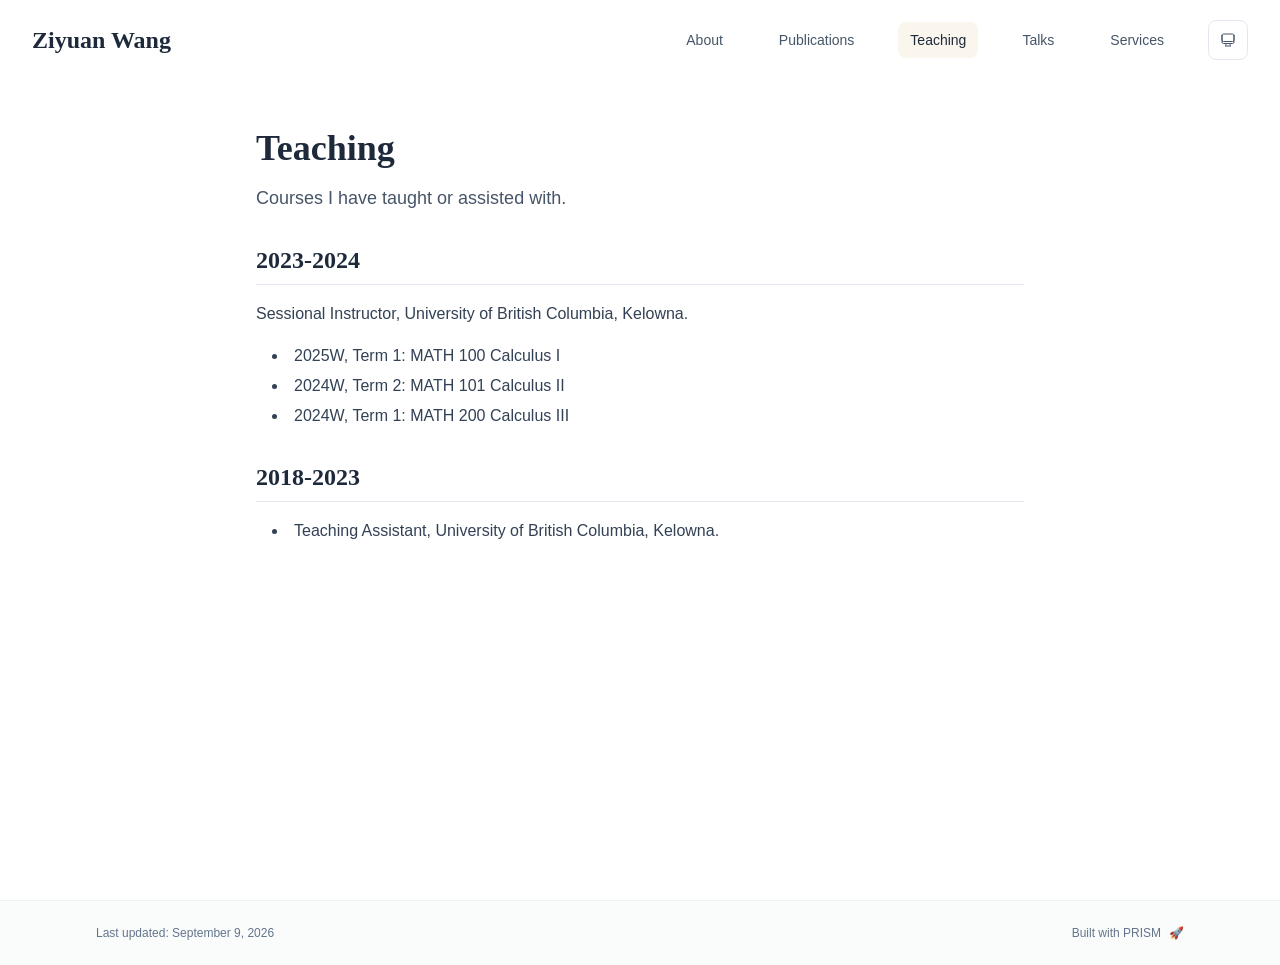
<file: teaching/index.html>
<!DOCTYPE html><html lang="en" class="scroll-smooth"><head><meta charSet="utf-8"/><meta name="viewport" content="width=device-width, initial-scale=1"/><link rel="stylesheet" href="/_next/static/css/4b8d48b1dbe27253.css" data-precedence="next"/><link rel="preload" as="script" fetchPriority="low" href="/_next/static/chunks/webpack-679b75d1c4c2027c.js"/><script src="/_next/static/chunks/4bd1b696-70b6d399998de86a.js" async=""></script><script src="/_next/static/chunks/684-5aaa8290a129f299.js" async=""></script><script src="/_next/static/chunks/main-app-0807555b58602841.js" async=""></script><script src="/_next/static/chunks/17-9c04c9413a9f9f1f.js" async=""></script><script src="/_next/static/chunks/874-6cc630662f3664af.js" async=""></script><script src="/_next/static/chunks/862-15038af301665bb3.js" async=""></script><script src="/_next/static/chunks/app/layout-aedb9b777c884f7d.js" async=""></script><script src="/_next/static/chunks/178-595a94b9af1e67b5.js" async=""></script><script src="/_next/static/chunks/748-b0753eeaf12cb586.js" async=""></script><script src="/_next/static/chunks/app/%5Bslug%5D/page-2160cd2dc4c66678.js" async=""></script><link rel="dns-prefetch" href="https://google-fonts.jialeliu.com"/><link rel="preconnect" href="https://google-fonts.jialeliu.com" crossorigin=""/><link rel="preload" as="style" href="https://google-fonts.jialeliu.com/css2?family=Inter:wght@300;400;500;600;700&amp;family=Crimson+Text:ital,wght@0,400;0,600;1,400&amp;display=swap"/><link rel="icon" type="image/svg+xml"/><link rel="stylesheet" id="gfonts-css" href="https://google-fonts.jialeliu.com/css2?family=Inter:wght@300;400;500;600;700&amp;family=Crimson+Text:ital,wght@0,400;0,600;1,400&amp;display=swap" media="print"/><script>
              (function(){
                var l = document.getElementById('gfonts-css');
                if (!l) return;
                if (l.media !== 'all') {
                  l.addEventListener('load', function(){ try { l.media = 'all'; } catch(e){} });
                }
              })();
            </script><noscript><link rel="stylesheet" href="https://google-fonts.jialeliu.com/css2?family=Inter:wght@300;400;500;600;700&amp;family=Crimson+Text:ital,wght@0,400;0,600;1,400&amp;display=swap"/></noscript><script>
              try {
                const theme = localStorage.getItem('theme-storage');
                const parsed = theme ? JSON.parse(theme) : null;
                const setting = parsed?.state?.theme || 'system';
                const prefersDark = typeof window !== 'undefined' && window.matchMedia && window.matchMedia('(prefers-color-scheme: dark)').matches;
                const effective = setting === 'dark' ? 'dark' : (setting === 'light' ? 'light' : (prefersDark ? 'dark' : 'light'));
                var root = document.documentElement;
                root.classList.add(effective);
                root.setAttribute('data-theme', effective);
              } catch (e) {
                var root = document.documentElement;
                root.classList.add('light');
                root.setAttribute('data-theme', 'light');
              }
            </script><title>Teaching | Ziyuan Wang</title><meta name="description" content="Courses I have taught or assisted with."/><meta name="author" content="Ziyuan Wang"/><meta name="keywords" content="Ziyuan Wang,PhD,Research,University of Vienna"/><meta name="creator" content="Ziyuan Wang"/><meta name="publisher" content="Ziyuan Wang"/><meta property="og:title" content="Ziyuan Wang"/><meta property="og:description" content="PhD student at the University of Example."/><meta property="og:site_name" content="Ziyuan Wang&#x27;s Academic Website"/><meta property="og:locale" content="en_US"/><meta property="og:type" content="website"/><meta name="twitter:card" content="summary"/><meta name="twitter:title" content="Ziyuan Wang"/><meta name="twitter:description" content="PhD student at the University of Example."/><script>document.querySelectorAll('body link[rel="icon"], body link[rel="apple-touch-icon"]').forEach(el => document.head.appendChild(el))</script><script src="/_next/static/chunks/polyfills-42372ed130431b0a.js" noModule=""></script></head><body class="font-sans antialiased"><div style="visibility:hidden"><nav class="fixed top-0 left-0 right-0 z-50" data-headlessui-state=""><div class="transition-all duration-300 ease-out bg-transparent" style="transform:translateY(-100px)"><div class="max-w-7xl mx-auto px-4 sm:px-6 lg:px-8"><div class="flex justify-between items-center h-16 lg:h-20"><div class="flex-shrink-0" tabindex="0"><a class="text-xl lg:text-2xl font-serif font-semibold text-primary hover:text-accent transition-colors duration-200" href="/">Ziyuan Wang</a></div><div class="hidden lg:block"><div class="ml-10 flex items-center space-x-8"><div class="flex items-baseline space-x-8"><a class="relative px-3 py-2 text-sm font-medium transition-all duration-200 rounded hover:bg-accent/10 hover:shadow-sm text-neutral-600 hover:text-primary" href="/"><span class="relative z-10">About</span></a><a class="relative px-3 py-2 text-sm font-medium transition-all duration-200 rounded hover:bg-accent/10 hover:shadow-sm text-neutral-600 hover:text-primary" href="/publications/"><span class="relative z-10">Publications</span></a><a class="relative px-3 py-2 text-sm font-medium transition-all duration-200 rounded hover:bg-accent/10 hover:shadow-sm text-primary" href="/teaching/"><span class="relative z-10">Teaching</span><div class="absolute inset-0 bg-accent/10 rounded-lg"></div></a><a class="relative px-3 py-2 text-sm font-medium transition-all duration-200 rounded hover:bg-accent/10 hover:shadow-sm text-neutral-600 hover:text-primary" href="/talks/"><span class="relative z-10">Talks</span></a><a class="relative px-3 py-2 text-sm font-medium transition-all duration-200 rounded hover:bg-accent/10 hover:shadow-sm text-neutral-600 hover:text-primary" href="/services/"><span class="relative z-10">Services</span></a></div><div class="flex items-center justify-center w-10 h-10 rounded-lg border border-neutral-200 dark:border-[rgba(148,163,184,0.24)] bg-background dark:bg-neutral-800"><div class="w-4 h-4 rounded-full bg-neutral-300 animate-pulse"></div></div></div></div><div class="lg:hidden flex items-center space-x-2"><div class="flex items-center justify-center w-10 h-10 rounded-lg border border-neutral-200 dark:border-[rgba(148,163,184,0.24)] bg-background dark:bg-neutral-800"><div class="w-4 h-4 rounded-full bg-neutral-300 animate-pulse"></div></div><button class="inline-flex items-center justify-center p-2 rounded-md text-neutral-600 hover:text-primary hover:bg-neutral-100 dark:hover:bg-neutral-800 focus:outline-none focus:ring-2 focus:ring-inset focus:ring-accent transition-colors duration-200" id="headlessui-disclosure-button-«R5pdb»" type="button" aria-expanded="false" data-headlessui-state=""><span class="sr-only">Open main menu</span><div><svg xmlns="http://www.w3.org/2000/svg" fill="none" viewBox="0 0 24 24" stroke-width="1.5" stroke="currentColor" aria-hidden="true" data-slot="icon" class="block h-6 w-6"><path stroke-linecap="round" stroke-linejoin="round" d="M3.75 6.75h16.5M3.75 12h16.5m-16.5 5.25h16.5"></path></svg></div></button></div></div></div></div></nav><main class="min-h-screen pt-16 lg:pt-20"><div class="max-w-4xl mx-auto px-4 sm:px-6 lg:px-8 py-12"><div class="max-w-3xl mx-auto" style="opacity:0;transform:translateY(20px)"><h1 class="text-4xl font-serif font-bold text-primary mb-4">Teaching</h1><p class="text-lg text-neutral-600 dark:text-neutral-500 mb-8 max-w-2xl">Courses I have taught or assisted with.</p><div class="text-neutral-700 dark:text-neutral-600 leading-relaxed"><h2 class="text-2xl font-serif font-bold text-primary mt-8 mb-4 border-b border-neutral-200 dark:border-neutral-800 pb-2">2023-2024</h2>
<p class="mb-4 last:mb-0">Sessional Instructor, University of British Columbia, Kelowna.</p>
<ul class="list-disc list-inside mb-4 space-y-1 ml-4">
<li class="mb-1">2025W, Term 1: MATH 100 Calculus I</li>
<li class="mb-1">2024W, Term 2: MATH 101 Calculus II</li>
<li class="mb-1">2024W, Term 1: MATH 200 Calculus III</li>
</ul>
<h2 class="text-2xl font-serif font-bold text-primary mt-8 mb-4 border-b border-neutral-200 dark:border-neutral-800 pb-2">2018-2023</h2>
<ul class="list-disc list-inside mb-4 space-y-1 ml-4">
<li class="mb-1">Teaching Assistant, University of British Columbia, Kelowna.</li>
</ul></div></div></div><!--$--><!--/$--><!--$--><!--/$--></main><footer class="border-t border-neutral-200/50 bg-neutral-50/50 dark:bg-neutral-900/50 dark:border-neutral-700/50"><div class="max-w-6xl mx-auto px-4 sm:px-6 lg:px-8 py-6"><div class="flex flex-col sm:flex-row justify-between items-center gap-2"><p class="text-xs text-neutral-500">Last updated: <!-- -->September 9, 2026</p><p class="text-xs text-neutral-500 flex items-center"><a href="https://github.com/xyjoey/PRISM" target="_blank" rel="noopener noreferrer">Built with PRISM</a><span class="ml-2">🚀</span></p></div></div></footer></div><script src="/_next/static/chunks/webpack-679b75d1c4c2027c.js" async=""></script><script>(self.__next_f=self.__next_f||[]).push([0])</script><script>self.__next_f.push([1,"1:\"$Sreact.fragment\"\n2:I[3719,[\"17\",\"static/chunks/17-9c04c9413a9f9f1f.js\",\"874\",\"static/chunks/874-6cc630662f3664af.js\",\"862\",\"static/chunks/862-15038af301665bb3.js\",\"177\",\"static/chunks/app/layout-aedb9b777c884f7d.js\"],\"ThemeProvider\"]\n3:I[768,[\"17\",\"static/chunks/17-9c04c9413a9f9f1f.js\",\"874\",\"static/chunks/874-6cc630662f3664af.js\",\"862\",\"static/chunks/862-15038af301665bb3.js\",\"177\",\"static/chunks/app/layout-aedb9b777c884f7d.js\"],\"default\"]\n4:I[7555,[],\"\"]\n5:I[1295,[],\"\"]\n6:I[2548,[\"17\",\"static/chunks/17-9c04c9413a9f9f1f.js\",\"874\",\"static/chunks/874-6cc630662f3664af.js\",\"862\",\"static/chunks/862-15038af301665bb3.js\",\"177\",\"static/chunks/app/layout-aedb9b777c884f7d.js\"],\"default\"]\n8:I[9665,[],\"MetadataBoundary\"]\na:I[9665,[],\"OutletBoundary\"]\nd:I[4911,[],\"AsyncMetadataOutlet\"]\nf:I[9665,[],\"ViewportBoundary\"]\n11:I[6614,[],\"\"]\n:HL[\"/_next/static/css/4b8d48b1dbe27253.css\",\"style\"]\n"])</script><script>self.__next_f.push([1,"0:{\"P\":null,\"b\":\"pW8QUeHXeNxl04KZJn_ID\",\"p\":\"\",\"c\":[\"\",\"teaching\",\"\"],\"i\":false,\"f\":[[[\"\",{\"children\":[[\"slug\",\"teaching\",\"d\"],{\"children\":[\"__PAGE__\",{}]}]},\"$undefined\",\"$undefined\",true],[\"\",[\"$\",\"$1\",\"c\",{\"children\":[[[\"$\",\"link\",\"0\",{\"rel\":\"stylesheet\",\"href\":\"/_next/static/css/4b8d48b1dbe27253.css\",\"precedence\":\"next\",\"crossOrigin\":\"$undefined\",\"nonce\":\"$undefined\"}]],[\"$\",\"html\",null,{\"lang\":\"en\",\"className\":\"scroll-smooth\",\"suppressHydrationWarning\":true,\"children\":[[\"$\",\"head\",null,{\"children\":[[\"$\",\"link\",null,{\"rel\":\"icon\",\"href\":\"$undefined\",\"type\":\"image/svg+xml\"}],[\"$\",\"link\",null,{\"rel\":\"dns-prefetch\",\"href\":\"https://google-fonts.jialeliu.com\"}],[\"$\",\"link\",null,{\"rel\":\"preconnect\",\"href\":\"https://google-fonts.jialeliu.com\",\"crossOrigin\":\"\"}],[\"$\",\"link\",null,{\"rel\":\"preload\",\"as\":\"style\",\"href\":\"https://google-fonts.jialeliu.com/css2?family=Inter:wght@300;400;500;600;700\u0026family=Crimson+Text:ital,wght@0,400;0,600;1,400\u0026display=swap\"}],[\"$\",\"link\",null,{\"rel\":\"stylesheet\",\"id\":\"gfonts-css\",\"href\":\"https://google-fonts.jialeliu.com/css2?family=Inter:wght@300;400;500;600;700\u0026family=Crimson+Text:ital,wght@0,400;0,600;1,400\u0026display=swap\",\"media\":\"print\"}],[\"$\",\"script\",null,{\"dangerouslySetInnerHTML\":{\"__html\":\"\\n              (function(){\\n                var l = document.getElementById('gfonts-css');\\n                if (!l) return;\\n                if (l.media !== 'all') {\\n                  l.addEventListener('load', function(){ try { l.media = 'all'; } catch(e){} });\\n                }\\n              })();\\n            \"}}],[\"$\",\"noscript\",null,{\"children\":[\"$\",\"link\",null,{\"rel\":\"stylesheet\",\"href\":\"https://google-fonts.jialeliu.com/css2?family=Inter:wght@300;400;500;600;700\u0026family=Crimson+Text:ital,wght@0,400;0,600;1,400\u0026display=swap\"}]}],[\"$\",\"script\",null,{\"dangerouslySetInnerHTML\":{\"__html\":\"\\n              try {\\n                const theme = localStorage.getItem('theme-storage');\\n                const parsed = theme ? JSON.parse(theme) : null;\\n                const setting = parsed?.state?.theme || 'system';\\n                const prefersDark = typeof window !== 'undefined' \u0026\u0026 window.matchMedia \u0026\u0026 window.matchMedia('(prefers-color-scheme: dark)').matches;\\n                const effective = setting === 'dark' ? 'dark' : (setting === 'light' ? 'light' : (prefersDark ? 'dark' : 'light'));\\n                var root = document.documentElement;\\n                root.classList.add(effective);\\n                root.setAttribute('data-theme', effective);\\n              } catch (e) {\\n                var root = document.documentElement;\\n                root.classList.add('light');\\n                root.setAttribute('data-theme', 'light');\\n              }\\n            \"}}]]}],[\"$\",\"body\",null,{\"className\":\"font-sans antialiased\",\"children\":[\"$\",\"$L2\",null,{\"children\":[[\"$\",\"$L3\",null,{\"items\":[{\"title\":\"About\",\"type\":\"page\",\"target\":\"about\",\"href\":\"/\"},{\"title\":\"Publications\",\"type\":\"page\",\"target\":\"publications\",\"href\":\"/publications\"},{\"title\":\"Teaching\",\"type\":\"page\",\"target\":\"teaching\",\"href\":\"/teaching\"},{\"title\":\"Talks\",\"type\":\"page\",\"target\":\"talks\",\"href\":\"/talks\"},{\"title\":\"Services\",\"type\":\"page\",\"target\":\"services\",\"href\":\"/services\"}],\"siteTitle\":\"Ziyuan Wang\",\"enableOnePageMode\":false}],[\"$\",\"main\",null,{\"className\":\"min-h-screen pt-16 lg:pt-20\",\"children\":[\"$\",\"$L4\",null,{\"parallelRouterKey\":\"children\",\"error\":\"$undefined\",\"errorStyles\":\"$undefined\",\"errorScripts\":\"$undefined\",\"template\":[\"$\",\"$L5\",null,{}],\"templateStyles\":\"$undefined\",\"templateScripts\":\"$undefined\",\"notFound\":[[[\"$\",\"title\",null,{\"children\":\"404: This page could not be found.\"}],[\"$\",\"div\",null,{\"style\":{\"fontFamily\":\"system-ui,\\\"Segoe UI\\\",Roboto,Helvetica,Arial,sans-serif,\\\"Apple Color Emoji\\\",\\\"Segoe UI Emoji\\\"\",\"height\":\"100vh\",\"textAlign\":\"center\",\"display\":\"flex\",\"flexDirection\":\"column\",\"alignItems\":\"center\",\"justifyContent\":\"center\"},\"children\":[\"$\",\"div\",null,{\"children\":[[\"$\",\"style\",null,{\"dangerouslySetInnerHTML\":{\"__html\":\"body{color:#000;background:#fff;margin:0}.next-error-h1{border-right:1px solid rgba(0,0,0,.3)}@media (prefers-color-scheme:dark){body{color:#fff;background:#000}.next-error-h1{border-right:1px solid rgba(255,255,255,.3)}}\"}}],[\"$\",\"h1\",null,{\"className\":\"next-error-h1\",\"style\":{\"display\":\"inline-block\",\"margin\":\"0 20px 0 0\",\"padding\":\"0 23px 0 0\",\"fontSize\":24,\"fontWeight\":500,\"verticalAlign\":\"top\",\"lineHeight\":\"49px\"},\"children\":404}],[\"$\",\"div\",null,{\"style\":{\"display\":\"inline-block\"},\"children\":[\"$\",\"h2\",null,{\"style\":{\"fontSize\":14,\"fontWeight\":400,\"lineHeight\":\"49px\",\"margin\":0},\"children\":\"This page could not be found.\"}]}]]}]}]],[]],\"forbidden\":\"$undefined\",\"unauthorized\":\"$undefined\"}]}],[\"$\",\"$L6\",null,{\"lastUpdated\":\"September 9, 2026\"}]]}]}]]}]]}],{\"children\":[[\"slug\",\"teaching\",\"d\"],[\"$\",\"$1\",\"c\",{\"children\":[null,[\"$\",\"$L4\",null,{\"parallelRouterKey\":\"children\",\"error\":\"$undefined\",\"errorStyles\":\"$undefined\",\"errorScripts\":\"$undefined\",\"template\":[\"$\",\"$L5\",null,{}],\"templateStyles\":\"$undefined\",\"templateScripts\":\"$undefined\",\"notFound\":\"$undefined\",\"forbidden\":\"$undefined\",\"unauthorized\":\"$undefined\"}]]}],{\"children\":[\"__PAGE__\",[\"$\",\"$1\",\"c\",{\"children\":[\"$L7\",[\"$\",\"$L8\",null,{\"children\":\"$L9\"}],null,[\"$\",\"$La\",null,{\"children\":[\"$Lb\",\"$Lc\",[\"$\",\"$Ld\",null,{\"promise\":\"$@e\"}]]}]]}],{},null,false]},null,false]},null,false],[\"$\",\"$1\",\"h\",{\"children\":[null,[\"$\",\"$1\",\"cqX1Q7No2eP_Niyv0w2EN\",{\"children\":[[\"$\",\"$Lf\",null,{\"children\":\"$L10\"}],null]}],null]}],false]],\"m\":\"$undefined\",\"G\":[\"$11\",\"$undefined\"],\"s\":false,\"S\":true}\n"])</script><script>self.__next_f.push([1,"12:\"$Sreact.suspense\"\n13:I[4911,[],\"AsyncMetadata\"]\n15:I[4059,[\"17\",\"static/chunks/17-9c04c9413a9f9f1f.js\",\"178\",\"static/chunks/178-595a94b9af1e67b5.js\",\"748\",\"static/chunks/748-b0753eeaf12cb586.js\",\"182\",\"static/chunks/app/%5Bslug%5D/page-2160cd2dc4c66678.js\"],\"default\"]\n9:[\"$\",\"$12\",null,{\"fallback\":null,\"children\":[\"$\",\"$L13\",null,{\"promise\":\"$@14\"}]}]\n7:[\"$\",\"div\",null,{\"className\":\"max-w-4xl mx-auto px-4 sm:px-6 lg:px-8 py-12\",\"children\":[false,[\"$\",\"$L15\",null,{\"config\":{\"type\":\"text\",\"title\":\"Teaching\",\"description\":\"Courses I have taught or assisted with.\",\"source\":\"teaching.md\"},\"content\":\"## 2023-2024\\n\\nSessional Instructor, University of British Columbia, Kelowna.\\n\\n- 2025W, Term 1: MATH 100 Calculus I\\n- 2024W, Term 2: MATH 101 Calculus II\\n- 2024W, Term 1: MATH 200 Calculus III\\n\\n\\n## 2018-2023\\n- Teaching Assistant, University of British Columbia, Kelowna.\"}],false]}]\n"])</script><script>self.__next_f.push([1,"c:null\n"])</script><script>self.__next_f.push([1,"10:[[\"$\",\"meta\",\"0\",{\"charSet\":\"utf-8\"}],[\"$\",\"meta\",\"1\",{\"name\":\"viewport\",\"content\":\"width=device-width, initial-scale=1\"}]]\nb:null\n"])</script><script>self.__next_f.push([1,"14:{\"metadata\":[[\"$\",\"title\",\"0\",{\"children\":\"Teaching | Ziyuan Wang\"}],[\"$\",\"meta\",\"1\",{\"name\":\"description\",\"content\":\"Courses I have taught or assisted with.\"}],[\"$\",\"meta\",\"2\",{\"name\":\"author\",\"content\":\"Ziyuan Wang\"}],[\"$\",\"meta\",\"3\",{\"name\":\"keywords\",\"content\":\"Ziyuan Wang,PhD,Research,University of Vienna\"}],[\"$\",\"meta\",\"4\",{\"name\":\"creator\",\"content\":\"Ziyuan Wang\"}],[\"$\",\"meta\",\"5\",{\"name\":\"publisher\",\"content\":\"Ziyuan Wang\"}],[\"$\",\"meta\",\"6\",{\"property\":\"og:title\",\"content\":\"Ziyuan Wang\"}],[\"$\",\"meta\",\"7\",{\"property\":\"og:description\",\"content\":\"PhD student at the University of Example.\"}],[\"$\",\"meta\",\"8\",{\"property\":\"og:site_name\",\"content\":\"Ziyuan Wang's Academic Website\"}],[\"$\",\"meta\",\"9\",{\"property\":\"og:locale\",\"content\":\"en_US\"}],[\"$\",\"meta\",\"10\",{\"property\":\"og:type\",\"content\":\"website\"}],[\"$\",\"meta\",\"11\",{\"name\":\"twitter:card\",\"content\":\"summary\"}],[\"$\",\"meta\",\"12\",{\"name\":\"twitter:title\",\"content\":\"Ziyuan Wang\"}],[\"$\",\"meta\",\"13\",{\"name\":\"twitter:description\",\"content\":\"PhD student at the University of Example.\"}]],\"error\":null,\"digest\":\"$undefined\"}\ne:{\"metadata\":\"$14:metadata\",\"error\":null,\"digest\":\"$undefined\"}\n"])</script></body></html>
</file>
<file: _next/static/css/4b8d48b1dbe27253.css>
/*! tailwindcss v4.1.10 | MIT License | https://tailwindcss.com */@layer properties{@supports (((-webkit-hyphens:none)) and (not (margin-trim:inline))) or ((-moz-orient:inline) and (not (color:rgb(from red r g b)))){*,::backdrop,:after,:before{--tw-translate-x:0;--tw-translate-y:0;--tw-translate-z:0;--tw-rotate-x:initial;--tw-rotate-y:initial;--tw-rotate-z:initial;--tw-skew-x:initial;--tw-skew-y:initial;--tw-space-y-reverse:0;--tw-space-x-reverse:0;--tw-border-style:solid;--tw-leading:initial;--tw-font-weight:initial;--tw-shadow:0 0 #0000;--tw-shadow-color:initial;--tw-shadow-alpha:100%;--tw-inset-shadow:0 0 #0000;--tw-inset-shadow-color:initial;--tw-inset-shadow-alpha:100%;--tw-ring-color:initial;--tw-ring-shadow:0 0 #0000;--tw-inset-ring-color:initial;--tw-inset-ring-shadow:0 0 #0000;--tw-ring-inset:initial;--tw-ring-offset-width:0px;--tw-ring-offset-color:#fff;--tw-ring-offset-shadow:0 0 #0000;--tw-blur:initial;--tw-brightness:initial;--tw-contrast:initial;--tw-grayscale:initial;--tw-hue-rotate:initial;--tw-invert:initial;--tw-opacity:initial;--tw-saturate:initial;--tw-sepia:initial;--tw-drop-shadow:initial;--tw-drop-shadow-color:initial;--tw-drop-shadow-alpha:100%;--tw-drop-shadow-size:initial;--tw-backdrop-blur:initial;--tw-backdrop-brightness:initial;--tw-backdrop-contrast:initial;--tw-backdrop-grayscale:initial;--tw-backdrop-hue-rotate:initial;--tw-backdrop-invert:initial;--tw-backdrop-opacity:initial;--tw-backdrop-saturate:initial;--tw-backdrop-sepia:initial;--tw-duration:initial;--tw-ease:initial;--tw-scale-x:1;--tw-scale-y:1;--tw-scale-z:1}}}@layer theme{:host,:root{--font-sans:"Inter",-apple-system,BlinkMacSystemFont,"Segoe UI",Roboto,sans-serif;--color-red-50:oklch(97.1% .013 17.38);--color-red-400:oklch(70.4% .191 22.216);--color-red-600:oklch(57.7% .245 27.325);--color-red-900:oklch(39.6% .141 25.723);--color-white:#fff;--spacing:.25rem;--container-2xl:42rem;--container-3xl:48rem;--container-4xl:56rem;--container-6xl:72rem;--container-7xl:80rem;--text-xs:.75rem;--text-xs--line-height:calc(1/.75);--text-sm:.875rem;--text-sm--line-height:calc(1.25/.875);--text-base:1rem;--text-base--line-height:calc(1.5/1);--text-lg:1.125rem;--text-lg--line-height:calc(1.75/1.125);--text-xl:1.25rem;--text-xl--line-height:calc(1.75/1.25);--text-2xl:1.5rem;--text-2xl--line-height:calc(2/1.5);--text-3xl:1.875rem;--text-3xl--line-height:calc(2.25/1.875);--text-4xl:2.25rem;--text-4xl--line-height:calc(2.5/2.25);--font-weight-medium:500;--font-weight-semibold:600;--font-weight-bold:700;--leading-tight:1.25;--leading-relaxed:1.625;--radius-sm:.25rem;--radius-md:.375rem;--radius-lg:.5rem;--radius-xl:.75rem;--radius-2xl:1rem;--ease-out:cubic-bezier(0,0,.2,1);--animate-pulse:pulse 2s cubic-bezier(.4,0,.6,1)infinite;--blur-xl:24px;--aspect-video:16/9;--default-transition-duration:.15s;--default-transition-timing-function:cubic-bezier(.4,0,.2,1);--default-font-family:"Inter",-apple-system,BlinkMacSystemFont,"Segoe UI",Roboto,sans-serif;--default-mono-font-family:"SF Mono",Monaco,"Cascadia Code","Roboto Mono",Consolas,"Courier New",monospace;--line-height-normal:1.5;--shadow-glass:0 8px 32px 0 #1f26875e}}@layer base{*,::backdrop,:after,:before{box-sizing:border-box;border:0 solid;margin:0;padding:0}::file-selector-button{box-sizing:border-box;border:0 solid;margin:0;padding:0}:host,html{-webkit-text-size-adjust:100%;tab-size:4;line-height:1.5;font-family:var(--default-font-family,ui-sans-serif,system-ui,sans-serif,"Apple Color Emoji","Segoe UI Emoji","Segoe UI Symbol","Noto Color Emoji");font-feature-settings:var(--default-font-feature-settings,normal);font-variation-settings:var(--default-font-variation-settings,normal);-webkit-tap-highlight-color:transparent}hr{height:0;color:inherit;border-top-width:1px}abbr:where([title]){-webkit-text-decoration:underline dotted;text-decoration:underline dotted}h1,h2,h3,h4,h5,h6{font-size:inherit;font-weight:inherit}a{color:inherit;-webkit-text-decoration:inherit;text-decoration:inherit}b,strong{font-weight:bolder}code,kbd,pre,samp{font-family:var(--default-mono-font-family,ui-monospace,SFMono-Regular,Menlo,Monaco,Consolas,"Liberation Mono","Courier New",monospace);font-feature-settings:var(--default-mono-font-feature-settings,normal);font-variation-settings:var(--default-mono-font-variation-settings,normal);font-size:1em}small{font-size:80%}sub,sup{vertical-align:baseline;font-size:75%;line-height:0;position:relative}sub{bottom:-.25em}sup{top:-.5em}table{text-indent:0;border-color:inherit;border-collapse:collapse}:-moz-focusring{outline:auto}progress{vertical-align:baseline}summary{display:list-item}menu,ol,ul{list-style:none}audio,canvas,embed,iframe,img,object,svg,video{vertical-align:middle;display:block}img,video{max-width:100%;height:auto}button,input,optgroup,select,textarea{font:inherit;font-feature-settings:inherit;font-variation-settings:inherit;letter-spacing:inherit;color:inherit;opacity:1;background-color:#0000;border-radius:0}::file-selector-button{font:inherit;font-feature-settings:inherit;font-variation-settings:inherit;letter-spacing:inherit;color:inherit;opacity:1;background-color:#0000;border-radius:0}:where(select:is([multiple],[size])) optgroup{font-weight:bolder}:where(select:is([multiple],[size])) optgroup option{padding-inline-start:20px}::file-selector-button{margin-inline-end:4px}::placeholder{opacity:1}@supports (not ((-webkit-appearance:-apple-pay-button))) or (contain-intrinsic-size:1px){::placeholder{color:currentColor}@supports (color:color-mix(in lab,red,red)){::placeholder{color:color-mix(in oklab,currentcolor 50%,transparent)}}}textarea{resize:vertical}::-webkit-search-decoration{-webkit-appearance:none}::-webkit-date-and-time-value{min-height:1lh;text-align:inherit}::-webkit-datetime-edit{display:inline-flex}::-webkit-datetime-edit-fields-wrapper{padding:0}::-webkit-datetime-edit,::-webkit-datetime-edit-year-field{padding-block:0}::-webkit-datetime-edit-day-field,::-webkit-datetime-edit-month-field{padding-block:0}::-webkit-datetime-edit-hour-field,::-webkit-datetime-edit-minute-field{padding-block:0}::-webkit-datetime-edit-millisecond-field,::-webkit-datetime-edit-second-field{padding-block:0}::-webkit-datetime-edit-meridiem-field{padding-block:0}:-moz-ui-invalid{box-shadow:none}button,input:where([type=button],[type=reset],[type=submit]){appearance:button}::file-selector-button{appearance:button}::-webkit-inner-spin-button,::-webkit-outer-spin-button{height:auto}[hidden]:where(:not([hidden=until-found])){display:none!important}}@layer components;@layer utilities{.sr-only{clip:rect(0,0,0,0);white-space:nowrap;border-width:0;width:1px;height:1px;margin:-1px;padding:0;overflow:hidden}.absolute,.sr-only{position:absolute}.fixed{position:fixed}.relative{position:relative}.static{position:static}.sticky{position:sticky}.inset-0{inset:calc(var(--spacing)*0)}.top-0{top:calc(var(--spacing)*0)}.top-1\/2{top:50%}.top-2{top:calc(var(--spacing)*2)}.top-8{top:calc(var(--spacing)*8)}.top-full{top:100%}.right-0{right:calc(var(--spacing)*0)}.right-2{right:calc(var(--spacing)*2)}.left-0{left:calc(var(--spacing)*0)}.left-1\/2{left:50%}.left-3{left:calc(var(--spacing)*3)}.z-10{z-index:10}.z-20{z-index:20}.z-40{z-index:40}.z-50{z-index:50}.mx-auto{margin-inline:auto}.my-4{margin-block:calc(var(--spacing)*4)}.mt-1{margin-top:calc(var(--spacing)*1)}.mt-2{margin-top:calc(var(--spacing)*2)}.mt-4{margin-top:calc(var(--spacing)*4)}.mt-6{margin-top:calc(var(--spacing)*6)}.mt-8{margin-top:calc(var(--spacing)*8)}.mt-auto{margin-top:auto}.mr-1{margin-right:calc(var(--spacing)*1)}.mr-1\.5{margin-right:calc(var(--spacing)*1.5)}.mr-2{margin-right:calc(var(--spacing)*2)}.mb-1{margin-bottom:calc(var(--spacing)*1)}.mb-2{margin-bottom:calc(var(--spacing)*2)}.mb-3{margin-bottom:calc(var(--spacing)*3)}.mb-4{margin-bottom:calc(var(--spacing)*4)}.mb-6{margin-bottom:calc(var(--spacing)*6)}.mb-8{margin-bottom:calc(var(--spacing)*8)}.ml-0{margin-left:calc(var(--spacing)*0)}.ml-2{margin-left:calc(var(--spacing)*2)}.ml-4{margin-left:calc(var(--spacing)*4)}.ml-10{margin-left:calc(var(--spacing)*10)}.line-clamp-2{-webkit-line-clamp:2}.line-clamp-2,.line-clamp-3{-webkit-box-orient:vertical;display:-webkit-box;overflow:hidden}.line-clamp-3{-webkit-line-clamp:3}.block{display:block}.contents{display:contents}.flex{display:flex}.grid{display:grid}.hidden{display:none}.inline-block{display:inline-block}.inline-flex{display:inline-flex}.aspect-video{aspect-ratio:var(--aspect-video)}.h-0{height:calc(var(--spacing)*0)}.h-2\.5{height:calc(var(--spacing)*2.5)}.h-3{height:calc(var(--spacing)*3)}.h-4{height:calc(var(--spacing)*4)}.h-5{height:calc(var(--spacing)*5)}.h-6{height:calc(var(--spacing)*6)}.h-10{height:calc(var(--spacing)*10)}.h-16{height:calc(var(--spacing)*16)}.h-64{height:calc(var(--spacing)*64)}.h-auto{height:auto}.h-full{height:100%}.min-h-screen{min-height:100vh}.w-0{width:calc(var(--spacing)*0)}.w-2\.5{width:calc(var(--spacing)*2.5)}.w-3{width:calc(var(--spacing)*3)}.w-4{width:calc(var(--spacing)*4)}.w-5{width:calc(var(--spacing)*5)}.w-6{width:calc(var(--spacing)*6)}.w-10{width:calc(var(--spacing)*10)}.w-16{width:calc(var(--spacing)*16)}.w-32{width:calc(var(--spacing)*32)}.w-64{width:calc(var(--spacing)*64)}.w-full{width:100%}.max-w-2xl{max-width:var(--container-2xl)}.max-w-3xl{max-width:var(--container-3xl)}.max-w-4xl{max-width:var(--container-4xl)}.max-w-6xl{max-width:var(--container-6xl)}.max-w-7xl{max-width:var(--container-7xl)}.max-w-\[calc\(100vw-2rem\)\]{max-width:calc(100vw - 2rem)}.max-w-full{max-width:100%}.flex-shrink-0{flex-shrink:0}.flex-grow{flex-grow:1}.-translate-x-1\/2{--tw-translate-x:calc(calc(1/2*100%)*-1)}.-translate-x-1\/2,.-translate-y-1\/2{translate:var(--tw-translate-x)var(--tw-translate-y)}.-translate-y-1\/2{--tw-translate-y:calc(calc(1/2*100%)*-1)}.-translate-y-full{--tw-translate-y:-100%;translate:var(--tw-translate-x)var(--tw-translate-y)}.transform{transform:var(--tw-rotate-x,)var(--tw-rotate-y,)var(--tw-rotate-z,)var(--tw-skew-x,)var(--tw-skew-y,)}.animate-pulse{animation:var(--animate-pulse)}.cursor-pointer{cursor:pointer}.scroll-mt-24{scroll-margin-top:calc(var(--spacing)*24)}.list-inside{list-style-position:inside}.list-decimal{list-style-type:decimal}.list-disc{list-style-type:disc}.grid-cols-1{grid-template-columns:repeat(1,minmax(0,1fr))}.flex-col{flex-direction:column}.flex-wrap{flex-wrap:wrap}.items-baseline{align-items:baseline}.items-center{align-items:center}.items-start{align-items:flex-start}.justify-between{justify-content:space-between}.justify-center{justify-content:center}.gap-2{gap:calc(var(--spacing)*2)}.gap-3{gap:calc(var(--spacing)*3)}.gap-4{gap:calc(var(--spacing)*4)}.gap-6{gap:calc(var(--spacing)*6)}.gap-12{gap:calc(var(--spacing)*12)}:where(.space-y-1>:not(:last-child)){--tw-space-y-reverse:0;margin-block-start:calc(calc(var(--spacing)*1)*var(--tw-space-y-reverse));margin-block-end:calc(calc(var(--spacing)*1)*calc(1 - var(--tw-space-y-reverse)))}:where(.space-y-2>:not(:last-child)){--tw-space-y-reverse:0;margin-block-start:calc(calc(var(--spacing)*2)*var(--tw-space-y-reverse));margin-block-end:calc(calc(var(--spacing)*2)*calc(1 - var(--tw-space-y-reverse)))}:where(.space-y-3>:not(:last-child)){--tw-space-y-reverse:0;margin-block-start:calc(calc(var(--spacing)*3)*var(--tw-space-y-reverse));margin-block-end:calc(calc(var(--spacing)*3)*calc(1 - var(--tw-space-y-reverse)))}:where(.space-y-4>:not(:last-child)){--tw-space-y-reverse:0;margin-block-start:calc(calc(var(--spacing)*4)*var(--tw-space-y-reverse));margin-block-end:calc(calc(var(--spacing)*4)*calc(1 - var(--tw-space-y-reverse)))}:where(.space-y-6>:not(:last-child)){--tw-space-y-reverse:0;margin-block-start:calc(calc(var(--spacing)*6)*var(--tw-space-y-reverse));margin-block-end:calc(calc(var(--spacing)*6)*calc(1 - var(--tw-space-y-reverse)))}:where(.space-y-8>:not(:last-child)){--tw-space-y-reverse:0;margin-block-start:calc(calc(var(--spacing)*8)*var(--tw-space-y-reverse));margin-block-end:calc(calc(var(--spacing)*8)*calc(1 - var(--tw-space-y-reverse)))}:where(.space-x-0\.5>:not(:last-child)){--tw-space-x-reverse:0;margin-inline-start:calc(calc(var(--spacing)*.5)*var(--tw-space-x-reverse));margin-inline-end:calc(calc(var(--spacing)*.5)*calc(1 - var(--tw-space-x-reverse)))}:where(.space-x-2>:not(:last-child)){--tw-space-x-reverse:0;margin-inline-start:calc(calc(var(--spacing)*2)*var(--tw-space-x-reverse));margin-inline-end:calc(calc(var(--spacing)*2)*calc(1 - var(--tw-space-x-reverse)))}:where(.space-x-3>:not(:last-child)){--tw-space-x-reverse:0;margin-inline-start:calc(calc(var(--spacing)*3)*var(--tw-space-x-reverse));margin-inline-end:calc(calc(var(--spacing)*3)*calc(1 - var(--tw-space-x-reverse)))}:where(.space-x-8>:not(:last-child)){--tw-space-x-reverse:0;margin-inline-start:calc(calc(var(--spacing)*8)*var(--tw-space-x-reverse));margin-inline-end:calc(calc(var(--spacing)*8)*calc(1 - var(--tw-space-x-reverse)))}.overflow-hidden{overflow:hidden}.overflow-x-auto{overflow-x:auto}.scroll-smooth{scroll-behavior:smooth}.rounded{border-radius:.25rem}.rounded-2xl{border-radius:var(--radius-2xl)}.rounded-full{border-radius:3.40282e+38px}.rounded-lg{border-radius:var(--radius-lg)}.rounded-md{border-radius:var(--radius-md)}.rounded-sm{border-radius:var(--radius-sm)}.rounded-xl{border-radius:var(--radius-xl)}.border{border-style:var(--tw-border-style);border-width:1px}.border-t{border-top-style:var(--tw-border-style);border-top-width:1px}.border-t-4{border-top-style:var(--tw-border-style);border-top-width:4px}.border-r-4{border-right-style:var(--tw-border-style);border-right-width:4px}.border-b{border-bottom-style:var(--tw-border-style);border-bottom-width:1px}.border-l-4{border-left-style:var(--tw-border-style);border-left-width:4px}.border-accent,.border-accent\/50{border-color:var(--accent)}@supports (color:color-mix(in lab,red,red)){.border-accent\/50{border-color:color-mix(in oklab,var(--accent)50%,transparent)}}.border-neutral-100{border-color:var(--neutral-100)}.border-neutral-200,.border-neutral-200\/50{border-color:var(--neutral-200)}@supports (color:color-mix(in lab,red,red)){.border-neutral-200\/50{border-color:color-mix(in oklab,var(--neutral-200)50%,transparent)}}.border-transparent{border-color:#0000}.border-t-accent{border-top-color:var(--accent)}.border-t-neutral-800{border-top-color:var(--neutral-800)}.bg-accent,.bg-accent\/10{background-color:var(--accent)}@supports (color:color-mix(in lab,red,red)){.bg-accent\/10{background-color:color-mix(in oklab,var(--accent)10%,transparent)}}.bg-background,.bg-background\/80{background-color:var(--background)}@supports (color:color-mix(in lab,red,red)){.bg-background\/80{background-color:color-mix(in oklab,var(--background)80%,transparent)}}.bg-background\/95{background-color:var(--background)}@supports (color:color-mix(in lab,red,red)){.bg-background\/95{background-color:color-mix(in oklab,var(--background)95%,transparent)}}.bg-neutral-50,.bg-neutral-50\/50{background-color:var(--neutral-50)}@supports (color:color-mix(in lab,red,red)){.bg-neutral-50\/50{background-color:color-mix(in oklab,var(--neutral-50)50%,transparent)}}.bg-neutral-100{background-color:var(--neutral-100)}.bg-neutral-300{background-color:var(--neutral-300)}.bg-neutral-800{background-color:var(--neutral-800)}.bg-red-50{background-color:var(--color-red-50)}.bg-transparent{background-color:#0000}.bg-white{background-color:var(--color-white)}.object-cover{object-fit:cover}.object-\[32\%_center\]{object-position:32% center}.p-1\.5{padding:calc(var(--spacing)*1.5)}.p-2{padding:calc(var(--spacing)*2)}.p-4{padding:calc(var(--spacing)*4)}.p-6{padding:calc(var(--spacing)*6)}.px-2{padding-inline:calc(var(--spacing)*2)}.px-3{padding-inline:calc(var(--spacing)*3)}.px-4{padding-inline:calc(var(--spacing)*4)}.py-1{padding-block:calc(var(--spacing)*1)}.py-2{padding-block:calc(var(--spacing)*2)}.py-3{padding-block:calc(var(--spacing)*3)}.py-6{padding-block:calc(var(--spacing)*6)}.py-8{padding-block:calc(var(--spacing)*8)}.py-12{padding-block:calc(var(--spacing)*12)}.pt-2{padding-top:calc(var(--spacing)*2)}.pt-16{padding-top:calc(var(--spacing)*16)}.pr-4{padding-right:calc(var(--spacing)*4)}.pb-2{padding-bottom:calc(var(--spacing)*2)}.pb-3{padding-bottom:calc(var(--spacing)*3)}.pl-4{padding-left:calc(var(--spacing)*4)}.pl-10{padding-left:calc(var(--spacing)*10)}.text-center{text-align:center}.font-mono{font-family:SF Mono,Monaco,Cascadia Code,Roboto Mono,Consolas,Courier New,monospace}.font-sans{font-family:Inter,-apple-system,BlinkMacSystemFont,Segoe UI,Roboto,sans-serif}.font-serif{font-family:Crimson Text,Georgia,serif}.text-2xl{font-size:var(--text-2xl);line-height:var(--tw-leading,var(--text-2xl--line-height))}.text-3xl{font-size:var(--text-3xl);line-height:var(--tw-leading,var(--text-3xl--line-height))}.text-4xl{font-size:var(--text-4xl);line-height:var(--tw-leading,var(--text-4xl--line-height))}.text-base{font-size:var(--text-base);line-height:var(--tw-leading,var(--text-base--line-height))}.text-lg{font-size:var(--text-lg);line-height:var(--tw-leading,var(--text-lg--line-height))}.text-sm{font-size:var(--text-sm);line-height:var(--tw-leading,var(--text-sm--line-height))}.text-xl{font-size:var(--text-xl);line-height:var(--tw-leading,var(--text-xl--line-height))}.text-xs{font-size:var(--text-xs);line-height:var(--tw-leading,var(--text-xs--line-height))}.leading-relaxed{--tw-leading:var(--leading-relaxed);line-height:var(--leading-relaxed)}.leading-tight{--tw-leading:var(--leading-tight);line-height:var(--leading-tight)}.font-bold{--tw-font-weight:var(--font-weight-bold);font-weight:var(--font-weight-bold)}.font-medium{--tw-font-weight:var(--font-weight-medium);font-weight:var(--font-weight-medium)}.font-semibold{--tw-font-weight:var(--font-weight-semibold);font-weight:var(--font-weight-semibold)}.break-words{overflow-wrap:break-word}.whitespace-nowrap{white-space:nowrap}.whitespace-pre-wrap{white-space:pre-wrap}.text-accent{color:var(--accent)}.text-neutral-400{color:var(--neutral-400)}.text-neutral-500{color:var(--neutral-500)}.text-neutral-600{color:var(--neutral-600)}.text-neutral-700{color:var(--neutral-700)}.text-neutral-800{color:var(--neutral-800)}.text-primary{color:var(--primary)}.text-red-600{color:var(--color-red-600)}.text-white{color:var(--color-white)}.capitalize{text-transform:capitalize}.italic{font-style:italic}.underline{text-decoration-line:underline}.decoration-accent{-webkit-text-decoration-color:var(--accent);text-decoration-color:var(--accent)}.decoration-neutral-400{-webkit-text-decoration-color:var(--neutral-400);text-decoration-color:var(--neutral-400)}.underline-offset-4{text-underline-offset:4px}.antialiased{-webkit-font-smoothing:antialiased;-moz-osx-font-smoothing:grayscale}.opacity-60{opacity:.6}.shadow-lg{--tw-shadow:0 10px 15px -3px var(--tw-shadow-color,#0000001a),0 4px 6px -2px var(--tw-shadow-color,#0000000d)}.shadow-lg,.shadow-sm{box-shadow:var(--tw-inset-shadow),var(--tw-inset-ring-shadow),var(--tw-ring-offset-shadow),var(--tw-ring-shadow),var(--tw-shadow)}.shadow-sm{--tw-shadow:0 1px 2px 0 var(--tw-shadow-color,#0000000d)}.filter{filter:var(--tw-blur,)var(--tw-brightness,)var(--tw-contrast,)var(--tw-grayscale,)var(--tw-hue-rotate,)var(--tw-invert,)var(--tw-saturate,)var(--tw-sepia,)var(--tw-drop-shadow,)}.backdrop-blur-xl{--tw-backdrop-blur:blur(var(--blur-xl));-webkit-backdrop-filter:var(--tw-backdrop-blur,)var(--tw-backdrop-brightness,)var(--tw-backdrop-contrast,)var(--tw-backdrop-grayscale,)var(--tw-backdrop-hue-rotate,)var(--tw-backdrop-invert,)var(--tw-backdrop-opacity,)var(--tw-backdrop-saturate,)var(--tw-backdrop-sepia,);backdrop-filter:var(--tw-backdrop-blur,)var(--tw-backdrop-brightness,)var(--tw-backdrop-contrast,)var(--tw-backdrop-grayscale,)var(--tw-backdrop-hue-rotate,)var(--tw-backdrop-invert,)var(--tw-backdrop-opacity,)var(--tw-backdrop-saturate,)var(--tw-backdrop-sepia,)}.transition{transition-property:color,background-color,border-color,outline-color,text-decoration-color,fill,stroke,--tw-gradient-from,--tw-gradient-via,--tw-gradient-to,opacity,box-shadow,transform,translate,scale,rotate,filter,-webkit-backdrop-filter,backdrop-filter,display,visibility,content-visibility,overlay,pointer-events;transition-timing-function:var(--tw-ease,var(--default-transition-timing-function));transition-duration:var(--tw-duration,var(--default-transition-duration))}.transition-all{transition-property:all;transition-timing-function:var(--tw-ease,var(--default-transition-timing-function));transition-duration:var(--tw-duration,var(--default-transition-duration))}.transition-colors{transition-property:color,background-color,border-color,outline-color,text-decoration-color,fill,stroke,--tw-gradient-from,--tw-gradient-via,--tw-gradient-to;transition-timing-function:var(--tw-ease,var(--default-transition-timing-function));transition-duration:var(--tw-duration,var(--default-transition-duration))}.duration-200{--tw-duration:.2s;transition-duration:.2s}.duration-300{--tw-duration:.3s;transition-duration:.3s}.ease-out{--tw-ease:var(--ease-out);transition-timing-function:var(--ease-out)}.last\:mb-0:last-child{margin-bottom:calc(var(--spacing)*0)}@media (hover:hover){.hover\:scale-105:hover{--tw-scale-x:105%;--tw-scale-y:105%;--tw-scale-z:105%;scale:var(--tw-scale-x)var(--tw-scale-y)}.hover\:scale-\[1\.01\]:hover{scale:1.01}.hover\:scale-\[1\.02\]:hover{scale:1.02}.hover\:border-accent:hover{border-color:var(--accent)}.hover\:bg-accent:hover{background-color:var(--accent)}.hover\:bg-accent-dark:hover{background-color:var(--accent-dark)}.hover\:bg-accent\/10:hover{background-color:var(--accent)}@supports (color:color-mix(in lab,red,red)){.hover\:bg-accent\/10:hover{background-color:color-mix(in oklab,var(--accent)10%,transparent)}}.hover\:bg-neutral-50:hover{background-color:var(--neutral-50)}.hover\:bg-neutral-100:hover{background-color:var(--neutral-100)}.hover\:bg-red-50:hover{background-color:var(--color-red-50)}.hover\:text-accent:hover{color:var(--accent)}.hover\:text-accent-dark:hover{color:var(--accent-dark)}.hover\:text-primary:hover{color:var(--primary)}.hover\:text-red-600:hover{color:var(--color-red-600)}.hover\:text-white:hover{color:var(--color-white)}.hover\:underline:hover{text-decoration-line:underline}.hover\:shadow-lg:hover{--tw-shadow:0 10px 15px -3px var(--tw-shadow-color,#0000001a),0 4px 6px -2px var(--tw-shadow-color,#0000000d)}.hover\:shadow-lg:hover,.hover\:shadow-md:hover{box-shadow:var(--tw-inset-shadow),var(--tw-inset-ring-shadow),var(--tw-ring-offset-shadow),var(--tw-ring-shadow),var(--tw-shadow)}.hover\:shadow-md:hover{--tw-shadow:0 4px 6px -1px var(--tw-shadow-color,#0000001a),0 2px 4px -1px var(--tw-shadow-color,#0000000f)}.hover\:shadow-sm:hover{--tw-shadow:0 1px 2px 0 var(--tw-shadow-color,#0000000d)}.hover\:shadow-sm:hover,.hover\:shadow-xl:hover{box-shadow:var(--tw-inset-shadow),var(--tw-inset-ring-shadow),var(--tw-ring-offset-shadow),var(--tw-ring-shadow),var(--tw-shadow)}.hover\:shadow-xl:hover{--tw-shadow:0 20px 25px -5px var(--tw-shadow-color,#0000001a),0 10px 10px -5px var(--tw-shadow-color,#0000000a)}}.focus\:border-transparent:focus{border-color:#0000}.focus\:ring-2:focus{--tw-ring-shadow:var(--tw-ring-inset,)0 0 0 calc(2px + var(--tw-ring-offset-width))var(--tw-ring-color,currentcolor);box-shadow:var(--tw-inset-shadow),var(--tw-inset-ring-shadow),var(--tw-ring-offset-shadow),var(--tw-ring-shadow),var(--tw-shadow)}.focus\:ring-accent:focus{--tw-ring-color:var(--accent)}.focus\:outline-none:focus{--tw-outline-style:none;outline-style:none}.focus\:ring-inset:focus{--tw-ring-inset:inset}.focus-visible\:ring-2:focus-visible{--tw-ring-shadow:var(--tw-ring-inset,)0 0 0 calc(2px + var(--tw-ring-offset-width))var(--tw-ring-color,currentcolor);box-shadow:var(--tw-inset-shadow),var(--tw-inset-ring-shadow),var(--tw-ring-offset-shadow),var(--tw-ring-shadow),var(--tw-shadow)}.focus-visible\:ring-accent\/50:focus-visible{--tw-ring-color:var(--accent)}@supports (color:color-mix(in lab,red,red)){.focus-visible\:ring-accent\/50:focus-visible{--tw-ring-color:color-mix(in oklab,var(--accent)50%,transparent)}}@media (min-width:40rem){.sm\:hidden{display:none}.sm\:inline{display:inline}.sm\:w-auto{width:auto}.sm\:max-w-none{max-width:none}.sm\:flex-row{flex-direction:row}.sm\:gap-4{gap:calc(var(--spacing)*4)}:where(.sm\:space-y-0>:not(:last-child)){--tw-space-y-reverse:0;margin-block-start:calc(calc(var(--spacing)*0)*var(--tw-space-y-reverse));margin-block-end:calc(calc(var(--spacing)*0)*calc(1 - var(--tw-space-y-reverse)))}:where(.sm\:space-x-2>:not(:last-child)){--tw-space-x-reverse:0;margin-inline-start:calc(calc(var(--spacing)*2)*var(--tw-space-x-reverse));margin-inline-end:calc(calc(var(--spacing)*2)*calc(1 - var(--tw-space-x-reverse)))}.sm\:p-2{padding:calc(var(--spacing)*2)}.sm\:px-3{padding-inline:calc(var(--spacing)*3)}.sm\:px-6{padding-inline:calc(var(--spacing)*6)}.sm\:whitespace-nowrap{white-space:nowrap}}@media (min-width:48rem){.md\:aspect-\[4\/3\]{aspect-ratio:4/3}.md\:w-48{width:calc(var(--spacing)*48)}.md\:flex-row{flex-direction:row}}@media (min-width:64rem){.lg\:col-span-1{grid-column:span 1/span 1}.lg\:col-span-2{grid-column:span 2/span 2}.lg\:block{display:block}.lg\:hidden{display:none}.lg\:h-20{height:calc(var(--spacing)*20)}.lg\:grid-cols-3{grid-template-columns:repeat(3,minmax(0,1fr))}.lg\:px-8{padding-inline:calc(var(--spacing)*8)}.lg\:pt-20{padding-top:calc(var(--spacing)*20)}.lg\:text-2xl{font-size:var(--text-2xl);line-height:var(--tw-leading,var(--text-2xl--line-height))}}.dark\:border-\[rgba\(148\,163\,184\,0\.24\)\]:where(.dark,.dark *){border-color:#94a3b83d}.dark\:border-neutral-600:where(.dark,.dark *){border-color:var(--neutral-600)}.dark\:border-neutral-700:where(.dark,.dark *),.dark\:border-neutral-700\/50:where(.dark,.dark *){border-color:var(--neutral-700)}@supports (color:color-mix(in lab,red,red)){.dark\:border-neutral-700\/50:where(.dark,.dark *){border-color:color-mix(in oklab,var(--neutral-700)50%,transparent)}}.dark\:border-neutral-800:where(.dark,.dark *){border-color:var(--neutral-800)}.dark\:bg-neutral-700:where(.dark,.dark *){background-color:var(--neutral-700)}.dark\:bg-neutral-800:where(.dark,.dark *),.dark\:bg-neutral-800\/50:where(.dark,.dark *){background-color:var(--neutral-800)}@supports (color:color-mix(in lab,red,red)){.dark\:bg-neutral-800\/50:where(.dark,.dark *){background-color:color-mix(in oklab,var(--neutral-800)50%,transparent)}}.dark\:bg-neutral-900:where(.dark,.dark *),.dark\:bg-neutral-900\/50:where(.dark,.dark *){background-color:var(--neutral-900)}@supports (color:color-mix(in lab,red,red)){.dark\:bg-neutral-900\/50:where(.dark,.dark *){background-color:color-mix(in oklab,var(--neutral-900)50%,transparent)}}.dark\:bg-red-900\/20:where(.dark,.dark *){background-color:#82181a33}@supports (color:color-mix(in lab,red,red)){.dark\:bg-red-900\/20:where(.dark,.dark *){background-color:color-mix(in oklab,var(--color-red-900)20%,transparent)}}.dark\:text-neutral-300:where(.dark,.dark *){color:var(--neutral-300)}.dark\:text-neutral-400:where(.dark,.dark *){color:var(--neutral-400)}.dark\:text-neutral-500:where(.dark,.dark *){color:var(--neutral-500)}.dark\:text-neutral-600:where(.dark,.dark *){color:var(--neutral-600)}.dark\:text-red-400:where(.dark,.dark *){color:var(--color-red-400)}@media (hover:hover){.dark\:hover\:bg-neutral-700:where(.dark,.dark *):hover{background-color:var(--neutral-700)}.dark\:hover\:bg-neutral-800:where(.dark,.dark *):hover{background-color:var(--neutral-800)}.dark\:hover\:bg-red-900\/20:where(.dark,.dark *):hover{background-color:#82181a33}@supports (color:color-mix(in lab,red,red)){.dark\:hover\:bg-red-900\/20:where(.dark,.dark *):hover{background-color:color-mix(in oklab,var(--color-red-900)20%,transparent)}}.dark\:hover\:text-red-400:where(.dark,.dark *):hover{color:var(--color-red-400)}.dark\:hover\:text-white:where(.dark,.dark *):hover{color:var(--color-white)}}}.light,:root{--background:#fefffe;--foreground:#0f172a;--primary:#1e293b;--primary-light:#334155;--primary-dark:#0f172a;--accent:#d4a562;--accent-light:#e4b976;--accent-dark:#b8914d;--neutral-50:#f8fafc;--neutral-100:#f1f5f9;--neutral-200:#e2e8f0;--neutral-300:#cbd5e1;--neutral-400:#94a3b8;--neutral-500:#64748b;--neutral-600:#475569;--neutral-700:#334155;--neutral-800:#1e293b;--neutral-900:#0f172a;--success:#10b981;--warning:#f59e0b;--error:#ef4444;--info:#3b82f6;--glass-bg:#ffffff1a;--glass-border:#fff3;--glass-shadow:#0000001a}.dark{--background:#0f172a;--foreground:#f8fafc;--primary:#f8fafc;--primary-light:#e2e8f0;--primary-dark:#cbd5e1;--accent:#e4b976;--accent-light:#f0c674;--accent-dark:#d4a562;--glass-bg:#0f172acc;--glass-border:#ffffff1a;--glass-shadow:#00000080;--neutral-50:#0f172a;--neutral-100:#1e293b;--neutral-200:#334155;--neutral-300:#475569;--neutral-400:#64748b;--neutral-500:#94a3b8;--neutral-600:#cbd5e1;--neutral-700:#e2e8f0;--neutral-800:#1e293b;--neutral-900:#0f172a}body{background:var(--background);color:var(--foreground);font-family:var(--font-sans);line-height:var(--line-height-normal);-webkit-font-smoothing:antialiased;-moz-osx-font-smoothing:grayscale;font-weight:400}.text-balance{text-wrap:balance}.text-pretty{text-wrap:pretty}.glass,.glass-card{background:var(--glass-bg);-webkit-backdrop-filter:blur(20px);border:1px solid var(--glass-border);box-shadow:var(--shadow-glass)}.glass-card{border-radius:1rem;padding:1.5rem}::-webkit-scrollbar{width:8px}::-webkit-scrollbar-track{background:var(--neutral-100)}::-webkit-scrollbar-thumb{background:var(--neutral-300);border-radius:4px}::-webkit-scrollbar-thumb:hover{background:var(--neutral-400)}.dark ::-webkit-scrollbar-track{background:var(--neutral-800)}.dark ::-webkit-scrollbar-thumb{background:var(--neutral-600)}.dark ::-webkit-scrollbar-thumb:hover{background:var(--neutral-500)}.card-bg{background-color:#fff}.dark .card-bg{background-color:#1e293b;border-color:#94a3b83d}@property --tw-translate-x{syntax:"*";inherits:false;initial-value:0}@property --tw-translate-y{syntax:"*";inherits:false;initial-value:0}@property --tw-translate-z{syntax:"*";inherits:false;initial-value:0}@property --tw-rotate-x{syntax:"*";inherits:false}@property --tw-rotate-y{syntax:"*";inherits:false}@property --tw-rotate-z{syntax:"*";inherits:false}@property --tw-skew-x{syntax:"*";inherits:false}@property --tw-skew-y{syntax:"*";inherits:false}@property --tw-space-y-reverse{syntax:"*";inherits:false;initial-value:0}@property --tw-space-x-reverse{syntax:"*";inherits:false;initial-value:0}@property --tw-border-style{syntax:"*";inherits:false;initial-value:solid}@property --tw-leading{syntax:"*";inherits:false}@property --tw-font-weight{syntax:"*";inherits:false}@property --tw-shadow{syntax:"*";inherits:false;initial-value:0 0 #0000}@property --tw-shadow-color{syntax:"*";inherits:false}@property --tw-shadow-alpha{syntax:"<percentage>";inherits:false;initial-value:100%}@property --tw-inset-shadow{syntax:"*";inherits:false;initial-value:0 0 #0000}@property --tw-inset-shadow-color{syntax:"*";inherits:false}@property --tw-inset-shadow-alpha{syntax:"<percentage>";inherits:false;initial-value:100%}@property --tw-ring-color{syntax:"*";inherits:false}@property --tw-ring-shadow{syntax:"*";inherits:false;initial-value:0 0 #0000}@property --tw-inset-ring-color{syntax:"*";inherits:false}@property --tw-inset-ring-shadow{syntax:"*";inherits:false;initial-value:0 0 #0000}@property --tw-ring-inset{syntax:"*";inherits:false}@property --tw-ring-offset-width{syntax:"<length>";inherits:false;initial-value:0}@property --tw-ring-offset-color{syntax:"*";inherits:false;initial-value:#fff}@property --tw-ring-offset-shadow{syntax:"*";inherits:false;initial-value:0 0 #0000}@property --tw-blur{syntax:"*";inherits:false}@property --tw-brightness{syntax:"*";inherits:false}@property --tw-contrast{syntax:"*";inherits:false}@property --tw-grayscale{syntax:"*";inherits:false}@property --tw-hue-rotate{syntax:"*";inherits:false}@property --tw-invert{syntax:"*";inherits:false}@property --tw-opacity{syntax:"*";inherits:false}@property --tw-saturate{syntax:"*";inherits:false}@property --tw-sepia{syntax:"*";inherits:false}@property --tw-drop-shadow{syntax:"*";inherits:false}@property --tw-drop-shadow-color{syntax:"*";inherits:false}@property --tw-drop-shadow-alpha{syntax:"<percentage>";inherits:false;initial-value:100%}@property --tw-drop-shadow-size{syntax:"*";inherits:false}@property --tw-backdrop-blur{syntax:"*";inherits:false}@property --tw-backdrop-brightness{syntax:"*";inherits:false}@property --tw-backdrop-contrast{syntax:"*";inherits:false}@property --tw-backdrop-grayscale{syntax:"*";inherits:false}@property --tw-backdrop-hue-rotate{syntax:"*";inherits:false}@property --tw-backdrop-invert{syntax:"*";inherits:false}@property --tw-backdrop-opacity{syntax:"*";inherits:false}@property --tw-backdrop-saturate{syntax:"*";inherits:false}@property --tw-backdrop-sepia{syntax:"*";inherits:false}@property --tw-duration{syntax:"*";inherits:false}@property --tw-ease{syntax:"*";inherits:false}@property --tw-scale-x{syntax:"*";inherits:false;initial-value:1}@property --tw-scale-y{syntax:"*";inherits:false;initial-value:1}@property --tw-scale-z{syntax:"*";inherits:false;initial-value:1}@keyframes pulse{50%{opacity:.5}}
</file>
